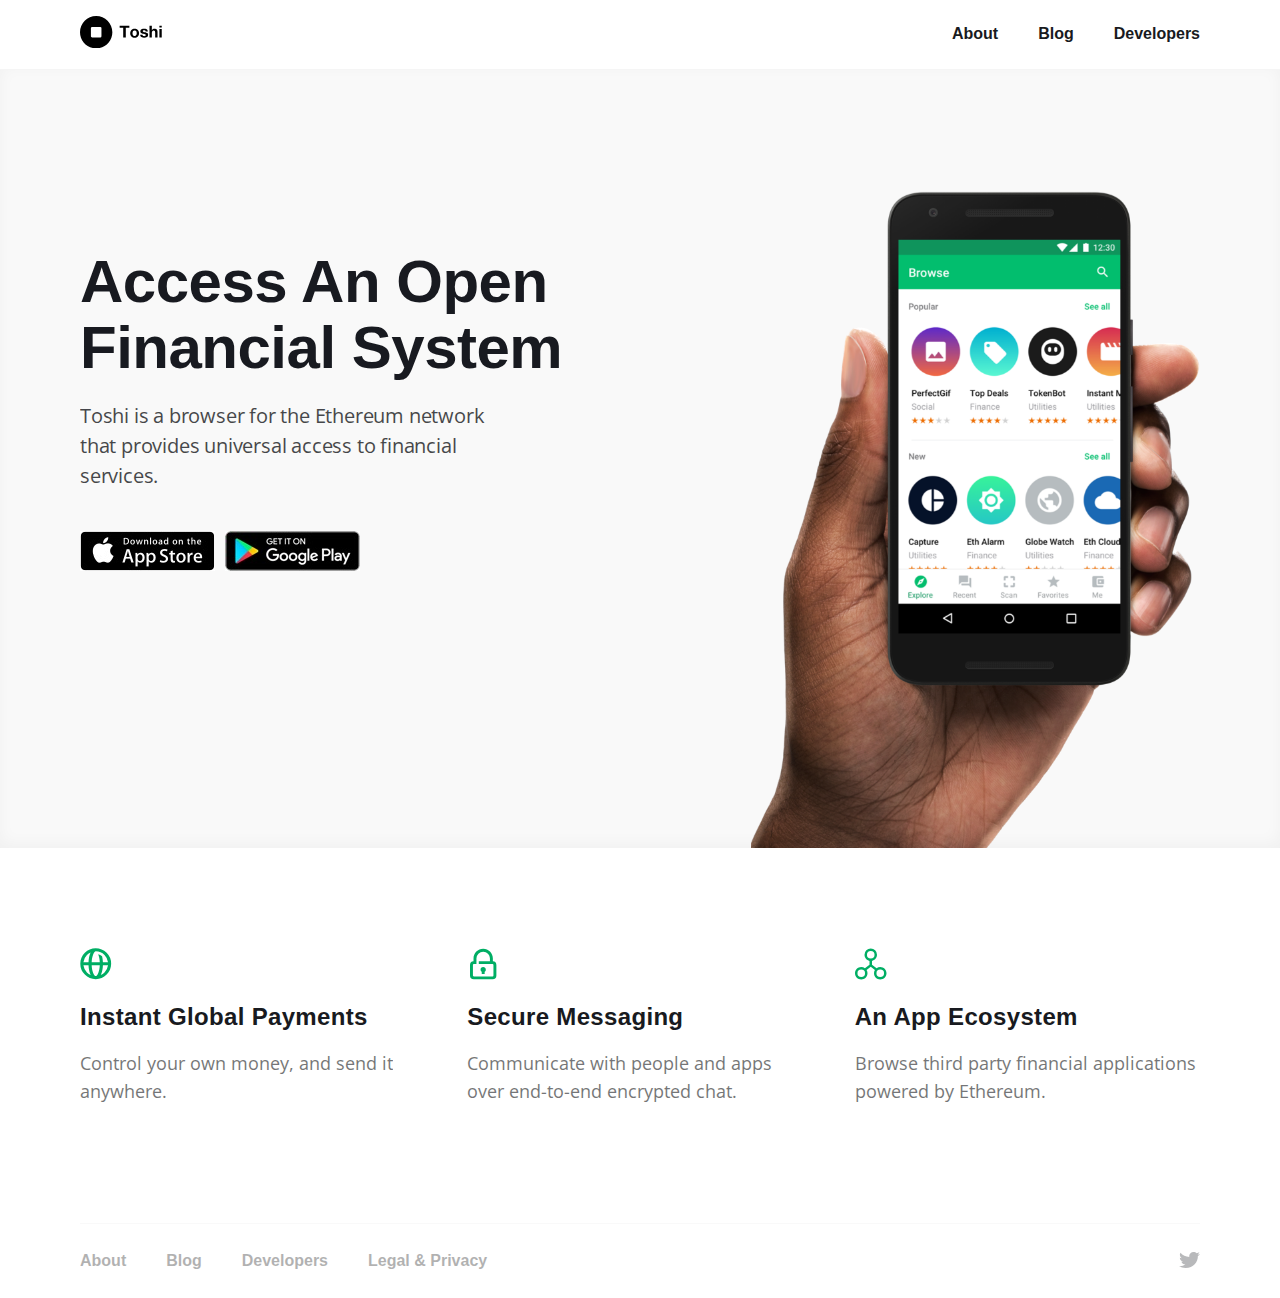
<file: index.html>
<!DOCTYPE html><html lang="en"><head><meta charset="utf-8"><meta http-equiv="x-ua-compatible" content="ie=edge"><meta name="viewport" content="width=device-width,initial-scale=1"><title>Toshi</title><link href="https://fonts.googleapis.com/css?family=Open+Sans:400,700" rel="stylesheet"><link rel="stylesheet" href="/style.f5995984b5.css"><link rel="shortcut icon" href="/images/favicon.061e3f8cc3.ico"><link rel="apple-touch-icon" sizes="72x72" href="/images/favicon-72.ce15367575.png"><link rel="apple-touch-icon" sizes="120x120" href="/images/favicon-120.1d5e779df3.png"><link rel="apple-touch-icon" sizes="152x152" href="/images/favicon-152.62555d5bc3.png"></head><body><header class="site-header site-header--home"><div class="site-header__inner wrap"><a href="/" class="token-logo"><svg class="logo" width="89" height="32" viewBox="0 0 89 32" xmlns="http://www.w3.org/2000/svg"><title>Group 2</title><g fill="#000" fill-rule="evenodd"><path d="M42.716 11.74v9.541h2.574V11.74h3.508V9.576h-9.59v2.164h3.508zm9.246 5.312c0 .338.033.669.099.991.065.323.177.612.336.87.158.256.369.461.631.614.262.153.59.23.984.23.393 0 .724-.077.991-.23a1.77 1.77 0 0 0 .64-.615c.158-.257.27-.546.336-.869a5.087 5.087 0 0 0 0-1.992 2.551 2.551 0 0 0-.336-.868 1.864 1.864 0 0 0-.64-.615c-.267-.159-.598-.238-.991-.238-.394 0-.722.08-.984.238a1.888 1.888 0 0 0-.631.615c-.159.251-.27.54-.336.869a5.087 5.087 0 0 0-.099 1zm-2.328 0c0-.678.104-1.293.312-1.845a3.969 3.969 0 0 1 .885-1.41 3.967 3.967 0 0 1 1.377-.901c.536-.213 1.137-.32 1.804-.32.666 0 1.27.107 1.811.32a3.95 3.95 0 0 1 1.385.901c.383.388.678.858.886 1.41.207.552.311 1.167.311 1.845 0 .677-.104 1.29-.311 1.836a3.983 3.983 0 0 1-.886 1.401 3.858 3.858 0 0 1-1.385.894 5.02 5.02 0 0 1-1.811.311c-.667 0-1.268-.103-1.804-.311a3.873 3.873 0 0 1-1.377-.894 3.983 3.983 0 0 1-.885-1.401c-.208-.547-.312-1.159-.312-1.836zm12.083 1.475h-2.213c.021.568.15 1.041.385 1.418.235.377.535.68.902.91.366.23.784.393 1.254.492a7.213 7.213 0 0 0 2.86.008 3.595 3.595 0 0 0 1.238-.484c.36-.23.653-.532.877-.91.224-.377.336-.844.336-1.401 0-.394-.076-.724-.23-.992a2.1 2.1 0 0 0-.606-.672 3.263 3.263 0 0 0-.86-.435 9.834 9.834 0 0 0-.992-.278c-.328-.077-.65-.148-.968-.213a7.48 7.48 0 0 1-.844-.222 1.77 1.77 0 0 1-.598-.32.638.638 0 0 1-.23-.508c0-.174.044-.314.131-.418a.86.86 0 0 1 .32-.237c.126-.055.265-.09.418-.107.153-.016.295-.025.426-.025.416 0 .776.08 1.082.238.306.159.476.462.509.91h2.213c-.044-.525-.178-.959-.402-1.303a2.653 2.653 0 0 0-.844-.828 3.534 3.534 0 0 0-1.156-.443 6.715 6.715 0 0 0-1.336-.13 7.28 7.28 0 0 0-1.344.122c-.438.082-.831.224-1.18.426-.35.202-.632.478-.845.828-.213.35-.32.798-.32 1.344 0 .372.077.686.23.943.153.257.355.47.606.64.252.169.539.305.861.41.322.103.653.193.992.27.83.175 1.478.35 1.943.524.464.175.696.438.696.787 0 .208-.049.38-.147.517a1.118 1.118 0 0 1-.37.328 1.757 1.757 0 0 1-.49.18 2.49 2.49 0 0 1-.517.057c-.23 0-.451-.027-.664-.082a1.722 1.722 0 0 1-.566-.254 1.277 1.277 0 0 1-.557-1.09zm7-8.951v11.705h2.328v-4.443c0-.863.142-1.483.426-1.86.284-.377.743-.566 1.377-.566.558 0 .946.172 1.164.517.219.344.328.866.328 1.565v4.787h2.328v-5.213c0-.525-.046-1.003-.14-1.434a2.728 2.728 0 0 0-.483-1.099c-.23-.3-.544-.535-.943-.705-.399-.17-.91-.254-1.532-.254-.438 0-.886.112-1.345.336-.459.224-.836.582-1.131 1.074h-.05v-4.41h-2.327zm12.115 1.918V9.576h-2.328v1.918h2.328zm-2.328 1.312v8.475h2.328v-8.475h-2.328zM16 32C7.163 32 0 24.837 0 16S7.163 0 16 0s16 7.163 16 16-7.163 16-16 16zm-4.02-21.21a1.19 1.19 0 0 0-1.19 1.19v8.04c0 .657.533 1.19 1.19 1.19h8.04a1.19 1.19 0 0 0 1.19-1.19v-8.04a1.19 1.19 0 0 0-1.19-1.19h-8.04z"/></g></svg></a><nav class="header-nav"><ul class="header-nav__list"><li class="header-nav__list-item"><a href="/about">About</a></li><li class="header-nav__list-item"><a href="https://blog.toshi.org/">Blog</a></li><li class="header-nav__list-item"><a href="https://developers.toshi.org/">Developers</a></li></ul></nav></div></header><div aria-hidden="true" class="visuallyhidden"><?xml version="1.0" encoding="utf-8"?><svg xmlns="http://www.w3.org/2000/svg" xmlns:xlink="http://www.w3.org/1999/xlink"><symbol viewBox="0 0 135 40" id="home-appstore"><g fill="none" fill-rule="evenodd"><path fill="#000" d="M134.032 35.268a3.83 3.83 0 0 1-3.834 3.83H4.729a3.835 3.835 0 0 1-3.839-3.83V4.725A3.84 3.84 0 0 1 4.729.89h125.468a3.834 3.834 0 0 1 3.834 3.835l.001 30.543z"/><path d="M30.128 19.784c-.029-3.223 2.639-4.791 2.761-4.864-1.511-2.203-3.853-2.504-4.676-2.528-1.967-.207-3.875 1.177-4.877 1.177-1.022 0-2.565-1.157-4.228-1.123-2.14.033-4.142 1.272-5.24 3.196-2.266 3.923-.576 9.688 1.595 12.859 1.086 1.553 2.355 3.287 4.016 3.226 1.625-.067 2.232-1.036 4.193-1.036 1.943 0 2.513 1.036 4.207.997 1.744-.028 2.842-1.56 3.89-3.127 1.255-1.78 1.759-3.533 1.779-3.623-.041-.014-3.387-1.291-3.42-5.154zm-3.2-9.478c.874-1.093 1.472-2.58 1.306-4.089-1.265.056-2.847.875-3.758 1.944-.806.942-1.526 2.486-1.34 3.938 1.421.106 2.88-.717 3.792-1.793zm26.717 21.198h-2.271l-1.244-3.909h-4.324l-1.185 3.909H42.41l4.284-13.308h2.646l4.305 13.308zm-3.89-5.549L48.63 22.48c-.119-.355-.342-1.191-.671-2.507h-.04a96.75 96.75 0 0 1-.632 2.507l-1.105 3.475h3.573zm14.907.633c0 1.632-.441 2.922-1.323 3.869-.79.843-1.771 1.264-2.942 1.264-1.264 0-2.172-.454-2.725-1.362h-.04v5.055H55.5V25.067c0-1.026-.027-2.079-.079-3.159h1.875l.119 1.521h.04c.711-1.146 1.79-1.718 3.238-1.718 1.132 0 2.077.447 2.833 1.342.758.896 1.136 2.074 1.136 3.535zm-2.172.078c0-.934-.21-1.704-.632-2.31-.461-.632-1.08-.948-1.856-.948-.526 0-1.004.176-1.431.523-.428.35-.708.807-.839 1.373-.066.264-.099.48-.099.65v1.6c0 .698.214 1.287.642 1.768.428.481.984.721 1.668.721.803 0 1.428-.31 1.875-.928.448-.619.672-1.435.672-2.449zm13.209-.078c0 1.632-.441 2.922-1.324 3.869-.789.843-1.77 1.264-2.941 1.264-1.264 0-2.172-.454-2.724-1.362h-.04v5.055h-2.132V25.067c0-1.026-.027-2.079-.079-3.159h1.875l.119 1.521h.04c.71-1.146 1.789-1.718 3.238-1.718 1.131 0 2.076.447 2.834 1.342.755.896 1.134 2.074 1.134 3.535zm-2.172.078c0-.934-.211-1.704-.633-2.31-.461-.632-1.078-.948-1.855-.948a2.22 2.22 0 0 0-1.432.523c-.428.35-.707.807-.838 1.373-.065.264-.099.48-.099.65v1.6c0 .698.214 1.287.64 1.768.428.48.984.721 1.67.721.803 0 1.428-.31 1.875-.928.448-.619.672-1.435.672-2.449zm14.512 1.106c0 1.132-.393 2.053-1.182 2.764-.867.777-2.074 1.165-3.625 1.165-1.432 0-2.58-.276-3.449-.829l.494-1.777c.936.566 1.963.85 3.082.85.803 0 1.428-.182 1.877-.544.447-.362.67-.848.67-1.454 0-.54-.184-.995-.553-1.364-.367-.369-.98-.712-1.836-1.029-2.33-.869-3.494-2.142-3.494-3.816 0-1.094.408-1.991 1.225-2.689.814-.699 1.9-1.048 3.258-1.048 1.211 0 2.217.211 3.02.632l-.533 1.738c-.75-.408-1.598-.612-2.547-.612-.75 0-1.336.185-1.756.553a1.58 1.58 0 0 0-.533 1.205c0 .526.203.961.611 1.303.355.316 1 .658 1.936 1.027 1.145.461 1.986 1 2.527 1.618.539.616.808 1.387.808 2.307zm7.049-4.264h-2.35v4.659c0 1.185.414 1.777 1.244 1.777.381 0 .697-.033.947-.099l.059 1.619c-.42.157-.973.236-1.658.236-.842 0-1.5-.257-1.975-.77-.473-.514-.711-1.376-.711-2.587v-4.837h-1.4v-1.6h1.4v-1.757l2.094-.632v2.389h2.35v1.602zm10.603 3.119c0 1.475-.422 2.686-1.264 3.633-.883.975-2.055 1.461-3.516 1.461-1.408 0-2.529-.467-3.365-1.401-.836-.934-1.254-2.113-1.254-3.534 0-1.487.43-2.705 1.293-3.652.861-.948 2.023-1.422 3.484-1.422 1.408 0 2.541.467 3.396 1.402.818.907 1.226 2.078 1.226 3.513zm-2.212.069c0-.885-.189-1.644-.572-2.277-.447-.766-1.086-1.148-1.914-1.148-.857 0-1.508.383-1.955 1.148-.383.634-.572 1.405-.572 2.317 0 .885.189 1.644.572 2.276.461.766 1.105 1.148 1.936 1.148.814 0 1.453-.39 1.914-1.168.393-.645.591-1.412.591-2.296zm9.142-2.913a3.702 3.702 0 0 0-.672-.059c-.75 0-1.33.283-1.738.85-.355.5-.533 1.132-.533 1.895v5.035h-2.131l.02-6.574c0-1.106-.027-2.113-.08-3.021h1.857l.078 1.836h.059c.225-.631.58-1.139 1.066-1.52a2.578 2.578 0 0 1 1.541-.514c.197 0 .375.014.533.039v2.033zm9.535 2.469a5 5 0 0 1-.078.967h-6.396c.025.948.334 1.673.928 2.173.539.447 1.236.671 2.092.671.947 0 1.811-.151 2.588-.454l.334 1.48c-.908.396-1.98.593-3.217.593-1.488 0-2.656-.438-3.506-1.313-.848-.875-1.273-2.05-1.273-3.524 0-1.447.395-2.652 1.186-3.613.828-1.026 1.947-1.539 3.355-1.539 1.383 0 2.43.513 3.141 1.539.563.815.846 1.823.846 3.02zm-2.033-.553c.014-.632-.125-1.178-.414-1.639-.369-.593-.936-.889-1.699-.889-.697 0-1.264.289-1.697.869-.355.461-.566 1.014-.631 1.658h4.441v.001zM49.05 10.009c0 1.177-.353 2.063-1.058 2.658-.653.549-1.581.824-2.783.824-.596 0-1.106-.026-1.533-.078V6.982c.557-.09 1.157-.136 1.805-.136 1.145 0 2.008.249 2.59.747.652.563.979 1.368.979 2.416zm-1.105.029c0-.763-.202-1.348-.606-1.756-.404-.407-.994-.611-1.771-.611-.33 0-.611.022-.844.068v4.889c.129.02.365.029.708.029.802 0 1.421-.223 1.857-.669.436-.446.656-1.096.656-1.95zm6.964.999c0 .725-.207 1.319-.621 1.785-.434.479-1.009.718-1.727.718-.692 0-1.243-.229-1.654-.689-.41-.459-.615-1.038-.615-1.736 0-.73.211-1.329.635-1.794.424-.465.994-.698 1.712-.698.692 0 1.248.229 1.669.688.4.446.601 1.022.601 1.726zm-1.087.034c0-.435-.094-.808-.281-1.119-.22-.376-.533-.564-.94-.564-.421 0-.741.188-.961.564-.188.311-.281.69-.281 1.138 0 .435.094.808.281 1.119.227.376.543.564.951.564.4 0 .714-.191.94-.574.194-.317.291-.693.291-1.128zm8.943-2.352l-1.475 4.714h-.96l-.611-2.047a15.32 15.32 0 0 1-.379-1.523h-.019a11.15 11.15 0 0 1-.379 1.523l-.649 2.047h-.971l-1.387-4.714h1.077l.533 2.241c.129.53.235 1.035.32 1.513h.019c.078-.394.207-.896.389-1.503l.669-2.25h.854l.641 2.202c.155.537.281 1.054.378 1.552h.029c.071-.485.178-1.002.32-1.552l.572-2.202h1.029v-.001zm5.433 4.714H67.15v-2.7c0-.832-.316-1.248-.95-1.248a.946.946 0 0 0-.757.343 1.217 1.217 0 0 0-.291.808v2.796h-1.048v-3.366c0-.414-.013-.863-.038-1.349h.921l.049.737h.029c.122-.229.304-.418.543-.569.284-.176.602-.265.95-.265.44 0 .806.142 1.097.427.362.349.543.87.543 1.562v2.824zm2.89 0h-1.047V6.556h1.047zm6.17-2.396c0 .725-.207 1.319-.621 1.785-.434.479-1.01.718-1.727.718-.693 0-1.244-.229-1.654-.689-.41-.459-.615-1.038-.615-1.736 0-.73.211-1.329.635-1.794.424-.465.994-.698 1.711-.698.693 0 1.248.229 1.67.688.4.446.601 1.022.601 1.726zm-1.088.034c0-.435-.094-.808-.281-1.119-.219-.376-.533-.564-.939-.564-.422 0-.742.188-.961.564-.188.311-.281.69-.281 1.138 0 .435.094.808.281 1.119.227.376.543.564.951.564.4 0 .713-.191.939-.574.195-.317.291-.693.291-1.128zm6.16 2.362h-.941l-.078-.543h-.029c-.322.433-.781.65-1.377.65-.445 0-.805-.143-1.076-.427a1.339 1.339 0 0 1-.369-.96c0-.576.24-1.015.723-1.319.482-.304 1.16-.453 2.033-.446V10.3c0-.621-.326-.931-.979-.931-.465 0-.875.117-1.229.349l-.213-.688c.438-.271.979-.407 1.617-.407 1.232 0 1.85.65 1.85 1.95v1.736c0 .471.023.846.068 1.124zm-1.088-1.62v-.727c-1.156-.02-1.734.297-1.734.95 0 .246.066.43.201.553a.733.733 0 0 0 .512.184c.23 0 .445-.073.641-.218a.893.893 0 0 0 .38-.742zm7.043 1.62h-.93l-.049-.757h-.029c-.297.576-.803.864-1.514.864-.568 0-1.041-.223-1.416-.669-.375-.446-.562-1.025-.562-1.736 0-.763.203-1.381.611-1.853.395-.44.879-.66 1.455-.66.633 0 1.076.213 1.328.64h.02V6.556h1.049v5.607c0 .459.012.882.037 1.27zm-1.086-1.988v-.786a1.194 1.194 0 0 0-.408-.965 1.03 1.03 0 0 0-.701-.257c-.391 0-.697.155-.922.466-.223.311-.336.708-.336 1.193 0 .466.107.844.322 1.135.227.31.533.465.916.465.344 0 .619-.129.828-.388.202-.239.301-.527.301-.863zm10.049-.408c0 .725-.207 1.319-.621 1.785-.434.479-1.008.718-1.727.718-.691 0-1.242-.229-1.654-.689-.41-.459-.615-1.038-.615-1.736 0-.73.211-1.329.635-1.794.424-.465.994-.698 1.713-.698.691 0 1.248.229 1.668.688.4.446.601 1.022.601 1.726zm-1.086.034c0-.435-.094-.808-.281-1.119-.221-.376-.533-.564-.941-.564-.42 0-.74.188-.961.564-.188.311-.281.69-.281 1.138 0 .435.094.808.281 1.119.227.376.543.564.951.564.4 0 .715-.191.941-.574.193-.317.291-.693.291-1.128zm6.721 2.362h-1.047v-2.7c0-.832-.316-1.248-.951-1.248a.942.942 0 0 0-.756.343 1.212 1.212 0 0 0-.291.808v2.796h-1.049v-3.366c0-.414-.012-.863-.037-1.349h.92l.049.737h.029a1.53 1.53 0 0 1 .543-.569c.285-.176.602-.265.951-.265.439 0 .805.142 1.096.427.363.349.543.87.543 1.562v2.824zm7.053-3.929h-1.154v2.29c0 .582.205.873.611.873.188 0 .344-.016.467-.049l.027.795c-.207.078-.479.117-.814.117-.414 0-.736-.126-.969-.378-.234-.252-.35-.676-.35-1.271V9.504h-.689v-.785h.689v-.864l1.027-.31v1.173h1.154v.786h.001zm5.548 3.929h-1.049v-2.68c0-.845-.316-1.268-.949-1.268-.486 0-.818.245-1 .735a1.317 1.317 0 0 0-.049.377v2.835h-1.047V6.556h1.047v2.841h.02c.33-.517.803-.775 1.416-.775.434 0 .793.142 1.078.427.355.355.533.883.533 1.581v2.803zm5.723-2.58c0 .188-.014.346-.039.475h-3.143c.014.466.164.821.455 1.067.266.22.609.33 1.029.33.465 0 .889-.074 1.271-.223l.164.728c-.447.194-.973.291-1.582.291-.73 0-1.305-.215-1.721-.645-.418-.43-.625-1.007-.625-1.731 0-.711.193-1.303.582-1.775.406-.504.955-.756 1.648-.756.678 0 1.193.252 1.541.756.281.4.42.895.42 1.483zm-1-.271a1.411 1.411 0 0 0-.203-.805c-.182-.291-.459-.437-.834-.437a.995.995 0 0 0-.834.427 1.586 1.586 0 0 0-.311.815h2.182z" fill="#FFF"/></g></symbol><symbol viewBox="0 0 25 29" id="home-control"><path fill="#00AE64" fill-rule="evenodd" d="M12.672 17.25c1.328 0 2.39 1.08 2.39 2.39 0 .83-.415 1.561-1.062 1.993v1.992h-2.656v-1.992a2.381 2.381 0 0 1-1.063-1.992 2.391 2.391 0 0 1 2.39-2.391zm8.765-5.296a3.456 3.456 0 0 1 3.188 3.437v9.562a3.45 3.45 0 0 1-3.453 3.453h-17a3.45 3.45 0 0 1-3.453-3.453v-9.562a3.456 3.456 0 0 1 3.187-3.437V9.547C3.906 4.716 7.841.78 12.672.78c4.83 0 8.765 3.935 8.765 8.766v2.407zm.532 13V15.39a.808.808 0 0 0-.797-.797H8.687v-2.656h10.094V9.546c0-3.37-2.739-6.11-6.11-6.11a6.114 6.114 0 0 0-6.108 6.11v5.047H4.171a.808.808 0 0 0-.797.797v9.562c0 .432.365.797.797.797h17a.808.808 0 0 0 .797-.797z"/></symbol><symbol viewBox="0 0 34 34" id="home-ethereum"><path fill="#00AE64" fill-rule="evenodd" d="M26.828 20.188c3.67 0 6.64 2.988 6.64 6.64 0 3.652-2.97 6.64-6.64 6.64-3.652 0-6.64-2.988-6.64-6.64a6.51 6.51 0 0 1 .962-3.42l-4.416-3.403-4.416 3.403a6.51 6.51 0 0 1 .963 3.42c0 3.652-2.971 6.64-6.64 6.64C2.97 33.469 0 30.48 0 26.829c0-3.652 2.972-6.64 6.64-6.64 1.445 0 2.79.464 3.885 1.261l4.881-3.768V13.68c-3.021-.615-5.312-3.304-5.312-6.508a6.639 6.639 0 0 1 6.64-6.64 6.639 6.639 0 0 1 6.641 6.64c0 3.204-2.291 5.893-5.313 6.508v4l4.881 3.77a6.585 6.585 0 0 1 3.885-1.262zM12.717 7.171a4.01 4.01 0 0 0 4.017 4.017 4.01 4.01 0 0 0 4.018-4.017 4.01 4.01 0 0 0-4.018-4.018 4.01 4.01 0 0 0-4.017 4.018zM6.64 30.846a4.01 4.01 0 0 0 4.017-4.018 4.01 4.01 0 0 0-4.017-4.017 4.01 4.01 0 0 0-4.018 4.017 4.01 4.01 0 0 0 4.018 4.018zm20.187 0a4.01 4.01 0 0 0 4.018-4.018 4.01 4.01 0 0 0-4.018-4.017 4.01 4.01 0 0 0-4.017 4.017 4.01 4.01 0 0 0 4.017 4.018z"/></symbol><symbol viewBox="0 0 27 27" id="home-global"><path fill="#00AE64" fill-rule="evenodd" d="M22.463 4.068a12.937 12.937 0 0 1 3.818 9.198c0 3.47-1.361 6.74-3.818 9.197a12.937 12.937 0 0 1-9.197 3.818 12.94 12.94 0 0 1-9.198-3.818A12.937 12.937 0 0 1 .25 13.266c0-3.47 1.361-6.74 3.818-9.198A12.909 12.909 0 0 1 13.266.25c3.47 0 6.74 1.361 9.197 3.818zm-9.197-1.261h-.034c-.514.033-1.344.73-2.125 2.623-.697 1.76-1.145 4.034-1.261 6.508h6.84c-.117-2.474-.548-4.749-1.262-6.508-.033-.083-.083-.166-.116-.233a8.272 8.272 0 0 1 3.337 1.694c.381 1.544.614 3.254.697 5.046h4.3a10.448 10.448 0 0 0-2.972-6.076 10.41 10.41 0 0 0-7.404-3.054zm0 20.918c.498 0 1.361-.681 2.158-2.623.714-1.76 1.145-4.035 1.262-6.508h-6.84c.116 2.473.564 4.748 1.261 6.508.797 1.942 1.66 2.623 2.159 2.623zM5.86 5.86a10.448 10.448 0 0 0-2.971 6.077h4.3c.116-2.79.63-5.396 1.46-7.438.117-.282.233-.548.366-.797A10.992 10.992 0 0 0 5.86 5.861zm-2.97 8.734a10.448 10.448 0 0 0 2.97 6.076 10.34 10.34 0 0 0 3.155 2.142 6.843 6.843 0 0 1-.366-.78c-.83-2.043-1.344-4.65-1.46-7.438h-4.3zm17.78 6.076a10.448 10.448 0 0 0 2.972-6.076h-4.3c-.116 2.789-.631 5.395-1.461 7.437a6.843 6.843 0 0 1-.365.78 10.312 10.312 0 0 0 3.154-2.141z"/></symbol></svg></div><div class="hero"><div class="hero__inner wrap grid"><div class="hero__body"><h1 class="alpha">Access An Open Financial System</h1><div class="hero__text"><p>Toshi is a browser for the Ethereum network that provides universal access to financial services.</p><a href="https://itunes.apple.com/us/app/toshi-ethereum/id1278383455?ls=1&mt=8"><img src="/images/app-store.040f8fc84f.jpg" srcset="/images/app-store.040f8fc84f.jpg, /images/app-store@2x.a3c471486c.jpg 2x" alt="Download on the App Store"> </a><a href="https://play.google.com/store/apps/details?id=org.toshi"><img src="/images/googleplay.cb1bfee5fe.jpg" srcset="/images/googleplay.cb1bfee5fe.jpg, /images/googleplay@2x.f4a65f072f.jpg 2x" alt="Download on Google Play"></a></div></div><img src="/images/phone-449.1e93127114.png" srcset="/images/phone-225.0a964d2a22.png 225w, /images/phone-298.6940a8d312.png 298w, /images/phone-674.0d2d83d804.png 674w, /images/phone-894.cd17a5d1f4.png 894w, /images/phone-1347.04068a2373.png 1347w" sizes="(max-width: 21.875em) 90vw, 449px" alt=""></div></div><div class="wrap grid"><div class="feature"><svg class="feature__icon"><use xmlns:xlink="http://www.w3.org/1999/xlink" xlink:href="#home-global"></use></svg><h3 class="feature__title gamma">Instant Global Payments</h3><p class="text">Control your own money, and send it anywhere.</p></div><div class="feature"><svg class="feature__icon"><use xmlns:xlink="http://www.w3.org/1999/xlink" xlink:href="#home-control"></use></svg><h3 class="feature__title gamma">Secure Messaging</h3><p class="text">Communicate with people and apps over end-to-end encrypted chat.</p></div><div class="feature"><svg class="feature__icon"><use xmlns:xlink="http://www.w3.org/1999/xlink" xlink:href="#home-ethereum"></use></svg><h3 class="feature__title gamma">An App Ecosystem</h3><p class="text">Browse third party financial applications powered by Ethereum.</p></div></div><footer class="site-footer"><div class="wrap"><div class="site-footer__nav"><div class="site-footer__nav-item"><nav class="nav"><ul class="nav__list"><li class="site-footer__item"><a href="/about">About</a></li><li class="site-footer__item"><a href="https://blog.toshi.org/">Blog</a></li><li class="site-footer__item"><a href="https://developers.toshi.org/">Developers</a></li><li class="site-footer__item"><a href="https://toshi.org/privacy-policy">Legal & Privacy</a></li></ul></nav></div></div><div class="social-icons"><a class="social-icon" href="https://twitter.com/toshi" title="Twitter"><svg xmlns="http://www.w3.org/2000/svg" width="21" height="16" viewBox="0 0 21 16"><path fill="#181A20" d="M18.847 3.982c.008.173.014.347.014.524C18.861 9.844 14.528 16 6.603 16A12.76 12.76 0 0 1 0 14.183c.339.039.68.057 1.03.057a9.006 9.006 0 0 0 5.349-1.73c-1.885-.03-3.475-1.2-4.024-2.804.263.047.534.072.81.072.391 0 .773-.048 1.133-.142C2.328 9.268.844 7.633.844 5.676v-.05a4.552 4.552 0 0 0 1.953.506C1.642 5.407.882 4.172.882 2.77c0-.742.212-1.434.584-2.03C3.589 3.183 6.76 4.79 10.343 4.96a3.687 3.687 0 0 1-.113-.921C10.23 1.807 12.16 0 14.538 0c1.24 0 2.358.49 3.147 1.274a8.988 8.988 0 0 0 2.733-.977c-.322.94-1.005 1.734-1.892 2.235A9.163 9.163 0 0 0 21 1.896a8.692 8.692 0 0 1-2.153 2.086z"/></svg></a></div></div></footer></body></html>
</file>
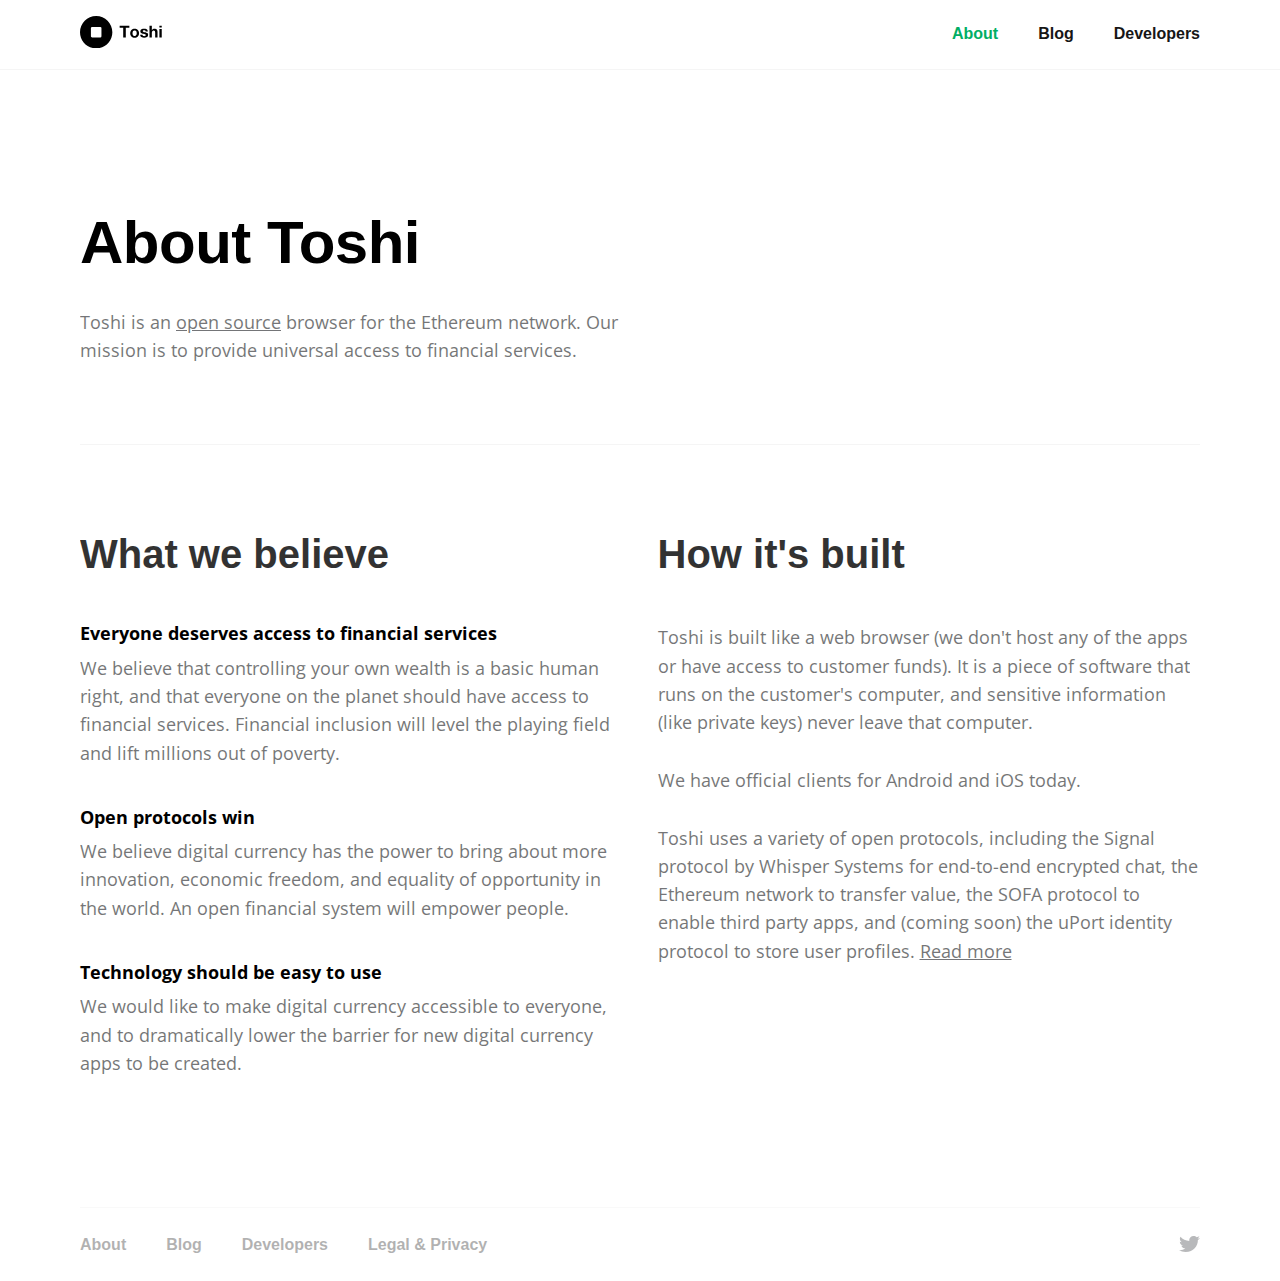
<file: about/index.html>
<!DOCTYPE html><html lang="en"><head><meta charset="utf-8"><meta http-equiv="x-ua-compatible" content="ie=edge"><meta name="viewport" content="width=device-width,initial-scale=1"><title>Toshi</title><link href="https://fonts.googleapis.com/css?family=Open+Sans:400,700" rel="stylesheet"><link rel="stylesheet" href="/style.f5995984b5.css"><link rel="shortcut icon" href="/images/favicon.061e3f8cc3.ico"><link rel="apple-touch-icon" sizes="72x72" href="/images/favicon-72.ce15367575.png"><link rel="apple-touch-icon" sizes="120x120" href="/images/favicon-120.1d5e779df3.png"><link rel="apple-touch-icon" sizes="152x152" href="/images/favicon-152.62555d5bc3.png"></head><body><header class="site-header site-header--page"><div class="site-header__inner wrap"><a href="/" class="token-logo"><svg class="logo" width="89" height="32" viewBox="0 0 89 32" xmlns="http://www.w3.org/2000/svg"><title>Group 2</title><g fill="#000" fill-rule="evenodd"><path d="M42.716 11.74v9.541h2.574V11.74h3.508V9.576h-9.59v2.164h3.508zm9.246 5.312c0 .338.033.669.099.991.065.323.177.612.336.87.158.256.369.461.631.614.262.153.59.23.984.23.393 0 .724-.077.991-.23a1.77 1.77 0 0 0 .64-.615c.158-.257.27-.546.336-.869a5.087 5.087 0 0 0 0-1.992 2.551 2.551 0 0 0-.336-.868 1.864 1.864 0 0 0-.64-.615c-.267-.159-.598-.238-.991-.238-.394 0-.722.08-.984.238a1.888 1.888 0 0 0-.631.615c-.159.251-.27.54-.336.869a5.087 5.087 0 0 0-.099 1zm-2.328 0c0-.678.104-1.293.312-1.845a3.969 3.969 0 0 1 .885-1.41 3.967 3.967 0 0 1 1.377-.901c.536-.213 1.137-.32 1.804-.32.666 0 1.27.107 1.811.32a3.95 3.95 0 0 1 1.385.901c.383.388.678.858.886 1.41.207.552.311 1.167.311 1.845 0 .677-.104 1.29-.311 1.836a3.983 3.983 0 0 1-.886 1.401 3.858 3.858 0 0 1-1.385.894 5.02 5.02 0 0 1-1.811.311c-.667 0-1.268-.103-1.804-.311a3.873 3.873 0 0 1-1.377-.894 3.983 3.983 0 0 1-.885-1.401c-.208-.547-.312-1.159-.312-1.836zm12.083 1.475h-2.213c.021.568.15 1.041.385 1.418.235.377.535.68.902.91.366.23.784.393 1.254.492a7.213 7.213 0 0 0 2.86.008 3.595 3.595 0 0 0 1.238-.484c.36-.23.653-.532.877-.91.224-.377.336-.844.336-1.401 0-.394-.076-.724-.23-.992a2.1 2.1 0 0 0-.606-.672 3.263 3.263 0 0 0-.86-.435 9.834 9.834 0 0 0-.992-.278c-.328-.077-.65-.148-.968-.213a7.48 7.48 0 0 1-.844-.222 1.77 1.77 0 0 1-.598-.32.638.638 0 0 1-.23-.508c0-.174.044-.314.131-.418a.86.86 0 0 1 .32-.237c.126-.055.265-.09.418-.107.153-.016.295-.025.426-.025.416 0 .776.08 1.082.238.306.159.476.462.509.91h2.213c-.044-.525-.178-.959-.402-1.303a2.653 2.653 0 0 0-.844-.828 3.534 3.534 0 0 0-1.156-.443 6.715 6.715 0 0 0-1.336-.13 7.28 7.28 0 0 0-1.344.122c-.438.082-.831.224-1.18.426-.35.202-.632.478-.845.828-.213.35-.32.798-.32 1.344 0 .372.077.686.23.943.153.257.355.47.606.64.252.169.539.305.861.41.322.103.653.193.992.27.83.175 1.478.35 1.943.524.464.175.696.438.696.787 0 .208-.049.38-.147.517a1.118 1.118 0 0 1-.37.328 1.757 1.757 0 0 1-.49.18 2.49 2.49 0 0 1-.517.057c-.23 0-.451-.027-.664-.082a1.722 1.722 0 0 1-.566-.254 1.277 1.277 0 0 1-.557-1.09zm7-8.951v11.705h2.328v-4.443c0-.863.142-1.483.426-1.86.284-.377.743-.566 1.377-.566.558 0 .946.172 1.164.517.219.344.328.866.328 1.565v4.787h2.328v-5.213c0-.525-.046-1.003-.14-1.434a2.728 2.728 0 0 0-.483-1.099c-.23-.3-.544-.535-.943-.705-.399-.17-.91-.254-1.532-.254-.438 0-.886.112-1.345.336-.459.224-.836.582-1.131 1.074h-.05v-4.41h-2.327zm12.115 1.918V9.576h-2.328v1.918h2.328zm-2.328 1.312v8.475h2.328v-8.475h-2.328zM16 32C7.163 32 0 24.837 0 16S7.163 0 16 0s16 7.163 16 16-7.163 16-16 16zm-4.02-21.21a1.19 1.19 0 0 0-1.19 1.19v8.04c0 .657.533 1.19 1.19 1.19h8.04a1.19 1.19 0 0 0 1.19-1.19v-8.04a1.19 1.19 0 0 0-1.19-1.19h-8.04z"/></g></svg></a><nav class="header-nav"><ul class="header-nav__list"><li class="header-nav__list-item is-active"><a href="/about">About</a></li><li class="header-nav__list-item"><a href="https://blog.toshi.org/">Blog</a></li><li class="header-nav__list-item"><a href="https://developers.toshi.org/">Developers</a></li></ul></nav></div></header><div class="wrap page"><div class="page-hero"><h1 class="page-hero__title alpha">About Toshi</h1><p class="text">Toshi is an <a href="https://github.com/toshiapp">open source</a> browser for the Ethereum network. Our mission is to provide universal access to financial services.</p></div><div class="grid about"><div class="grid__item"><h2 class="beta">What we believe</h2><h3 class="zeta">Everyone deserves access to financial services</h3><p class="text">We believe that controlling your own wealth is a basic human right, and that everyone on the planet should have access to financial services. Financial inclusion will level the playing field and lift millions out of poverty.</p><h3 class="zeta">Open protocols win</h3><p class="text">We believe digital currency has the power to bring about more innovation, economic freedom, and equality of opportunity in the world. An open financial system will empower people.</p><h3 class="zeta">Technology should be easy to use</h3><p class="text">We would like to make digital currency accessible to everyone, and to dramatically lower the barrier for new digital currency apps to be created.</p></div><div class="grid__item"><h2 class="beta">How it's built</h2><p class="text">Toshi is built like a web browser (we don't host any of the apps or have access to customer funds). It is a piece of software that runs on the customer's computer, and sensitive information (like private keys) never leave that computer.</p><p class="text">We have official clients for Android and iOS today.</p><p class="text">Toshi uses a variety of open protocols, including the Signal protocol by Whisper Systems for end-to-end encrypted chat, the Ethereum network to transfer value, the SOFA protocol to enable third party apps, and (coming soon) the uPort identity protocol to store user profiles. <a href="http://developers.toshi.org/">Read more</a></p></div></div></div><footer class="site-footer"><div class="wrap"><div class="site-footer__nav"><div class="site-footer__nav-item"><nav class="nav"><ul class="nav__list"><li class="site-footer__item"><a href="/about">About</a></li><li class="site-footer__item"><a href="https://blog.toshi.org/">Blog</a></li><li class="site-footer__item"><a href="https://developers.toshi.org/">Developers</a></li><li class="site-footer__item"><a href="https://toshi.org/privacy-policy">Legal & Privacy</a></li></ul></nav></div></div><div class="social-icons"><a class="social-icon" href="https://twitter.com/toshi" title="Twitter"><svg xmlns="http://www.w3.org/2000/svg" width="21" height="16" viewBox="0 0 21 16"><path fill="#181A20" d="M18.847 3.982c.008.173.014.347.014.524C18.861 9.844 14.528 16 6.603 16A12.76 12.76 0 0 1 0 14.183c.339.039.68.057 1.03.057a9.006 9.006 0 0 0 5.349-1.73c-1.885-.03-3.475-1.2-4.024-2.804.263.047.534.072.81.072.391 0 .773-.048 1.133-.142C2.328 9.268.844 7.633.844 5.676v-.05a4.552 4.552 0 0 0 1.953.506C1.642 5.407.882 4.172.882 2.77c0-.742.212-1.434.584-2.03C3.589 3.183 6.76 4.79 10.343 4.96a3.687 3.687 0 0 1-.113-.921C10.23 1.807 12.16 0 14.538 0c1.24 0 2.358.49 3.147 1.274a8.988 8.988 0 0 0 2.733-.977c-.322.94-1.005 1.734-1.892 2.235A9.163 9.163 0 0 0 21 1.896a8.692 8.692 0 0 1-2.153 2.086z"/></svg></a></div></div></footer></body></html>
</file>
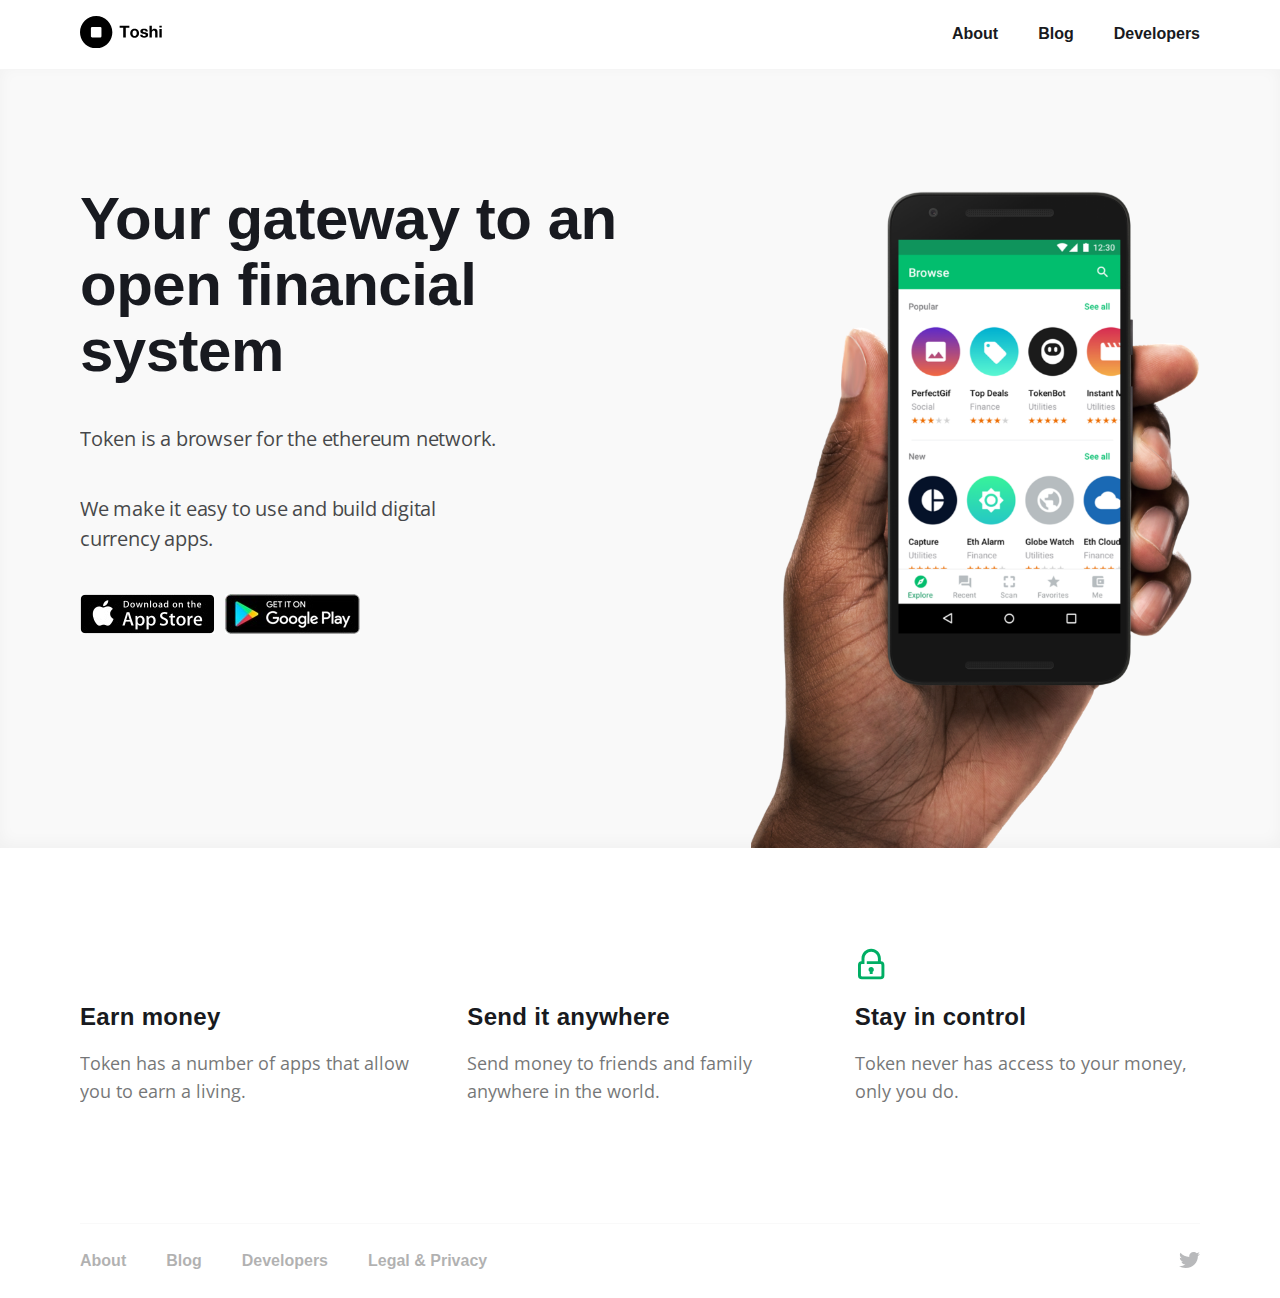
<file: nb/index.html>
<!DOCTYPE html><html lang="en"><head><meta charset="utf-8"><meta http-equiv="x-ua-compatible" content="ie=edge"><meta name="viewport" content="width=device-width,initial-scale=1"><title>Toshi</title><link href="https://fonts.googleapis.com/css?family=Open+Sans:400,700" rel="stylesheet"><link rel="stylesheet" href="/style.f5995984b5.css"><link rel="shortcut icon" href="/images/favicon.061e3f8cc3.ico"><link rel="apple-touch-icon" sizes="72x72" href="/images/favicon-72.ce15367575.png"><link rel="apple-touch-icon" sizes="120x120" href="/images/favicon-120.1d5e779df3.png"><link rel="apple-touch-icon" sizes="152x152" href="/images/favicon-152.62555d5bc3.png"></head><body><header class="site-header site-header--home"><div class="site-header__inner wrap"><a href="/nb" class="token-logo"><svg class="logo" width="89" height="32" viewBox="0 0 89 32" xmlns="http://www.w3.org/2000/svg"><title>Group 2</title><g fill="#000" fill-rule="evenodd"><path d="M42.716 11.74v9.541h2.574V11.74h3.508V9.576h-9.59v2.164h3.508zm9.246 5.312c0 .338.033.669.099.991.065.323.177.612.336.87.158.256.369.461.631.614.262.153.59.23.984.23.393 0 .724-.077.991-.23a1.77 1.77 0 0 0 .64-.615c.158-.257.27-.546.336-.869a5.087 5.087 0 0 0 0-1.992 2.551 2.551 0 0 0-.336-.868 1.864 1.864 0 0 0-.64-.615c-.267-.159-.598-.238-.991-.238-.394 0-.722.08-.984.238a1.888 1.888 0 0 0-.631.615c-.159.251-.27.54-.336.869a5.087 5.087 0 0 0-.099 1zm-2.328 0c0-.678.104-1.293.312-1.845a3.969 3.969 0 0 1 .885-1.41 3.967 3.967 0 0 1 1.377-.901c.536-.213 1.137-.32 1.804-.32.666 0 1.27.107 1.811.32a3.95 3.95 0 0 1 1.385.901c.383.388.678.858.886 1.41.207.552.311 1.167.311 1.845 0 .677-.104 1.29-.311 1.836a3.983 3.983 0 0 1-.886 1.401 3.858 3.858 0 0 1-1.385.894 5.02 5.02 0 0 1-1.811.311c-.667 0-1.268-.103-1.804-.311a3.873 3.873 0 0 1-1.377-.894 3.983 3.983 0 0 1-.885-1.401c-.208-.547-.312-1.159-.312-1.836zm12.083 1.475h-2.213c.021.568.15 1.041.385 1.418.235.377.535.68.902.91.366.23.784.393 1.254.492a7.213 7.213 0 0 0 2.86.008 3.595 3.595 0 0 0 1.238-.484c.36-.23.653-.532.877-.91.224-.377.336-.844.336-1.401 0-.394-.076-.724-.23-.992a2.1 2.1 0 0 0-.606-.672 3.263 3.263 0 0 0-.86-.435 9.834 9.834 0 0 0-.992-.278c-.328-.077-.65-.148-.968-.213a7.48 7.48 0 0 1-.844-.222 1.77 1.77 0 0 1-.598-.32.638.638 0 0 1-.23-.508c0-.174.044-.314.131-.418a.86.86 0 0 1 .32-.237c.126-.055.265-.09.418-.107.153-.016.295-.025.426-.025.416 0 .776.08 1.082.238.306.159.476.462.509.91h2.213c-.044-.525-.178-.959-.402-1.303a2.653 2.653 0 0 0-.844-.828 3.534 3.534 0 0 0-1.156-.443 6.715 6.715 0 0 0-1.336-.13 7.28 7.28 0 0 0-1.344.122c-.438.082-.831.224-1.18.426-.35.202-.632.478-.845.828-.213.35-.32.798-.32 1.344 0 .372.077.686.23.943.153.257.355.47.606.64.252.169.539.305.861.41.322.103.653.193.992.27.83.175 1.478.35 1.943.524.464.175.696.438.696.787 0 .208-.049.38-.147.517a1.118 1.118 0 0 1-.37.328 1.757 1.757 0 0 1-.49.18 2.49 2.49 0 0 1-.517.057c-.23 0-.451-.027-.664-.082a1.722 1.722 0 0 1-.566-.254 1.277 1.277 0 0 1-.557-1.09zm7-8.951v11.705h2.328v-4.443c0-.863.142-1.483.426-1.86.284-.377.743-.566 1.377-.566.558 0 .946.172 1.164.517.219.344.328.866.328 1.565v4.787h2.328v-5.213c0-.525-.046-1.003-.14-1.434a2.728 2.728 0 0 0-.483-1.099c-.23-.3-.544-.535-.943-.705-.399-.17-.91-.254-1.532-.254-.438 0-.886.112-1.345.336-.459.224-.836.582-1.131 1.074h-.05v-4.41h-2.327zm12.115 1.918V9.576h-2.328v1.918h2.328zm-2.328 1.312v8.475h2.328v-8.475h-2.328zM16 32C7.163 32 0 24.837 0 16S7.163 0 16 0s16 7.163 16 16-7.163 16-16 16zm-4.02-21.21a1.19 1.19 0 0 0-1.19 1.19v8.04c0 .657.533 1.19 1.19 1.19h8.04a1.19 1.19 0 0 0 1.19-1.19v-8.04a1.19 1.19 0 0 0-1.19-1.19h-8.04z"/></g></svg></a><nav class="header-nav"><ul class="header-nav__list"><li class="header-nav__list-item"><a href="/nbabout">About</a></li><li class="header-nav__list-item"><a href="https://blog.toshi.org/">Blog</a></li><li class="header-nav__list-item"><a href="https://developers.toshi.org/">Developers</a></li></ul></nav></div></header><div aria-hidden="true" class="visuallyhidden"><?xml version="1.0" encoding="utf-8"?><svg xmlns="http://www.w3.org/2000/svg" xmlns:xlink="http://www.w3.org/1999/xlink"><symbol viewBox="0 0 135 40" id="home-appstore"><g fill="none" fill-rule="evenodd"><path fill="#000" d="M134.032 35.268a3.83 3.83 0 0 1-3.834 3.83H4.729a3.835 3.835 0 0 1-3.839-3.83V4.725A3.84 3.84 0 0 1 4.729.89h125.468a3.834 3.834 0 0 1 3.834 3.835l.001 30.543z"/><path d="M30.128 19.784c-.029-3.223 2.639-4.791 2.761-4.864-1.511-2.203-3.853-2.504-4.676-2.528-1.967-.207-3.875 1.177-4.877 1.177-1.022 0-2.565-1.157-4.228-1.123-2.14.033-4.142 1.272-5.24 3.196-2.266 3.923-.576 9.688 1.595 12.859 1.086 1.553 2.355 3.287 4.016 3.226 1.625-.067 2.232-1.036 4.193-1.036 1.943 0 2.513 1.036 4.207.997 1.744-.028 2.842-1.56 3.89-3.127 1.255-1.78 1.759-3.533 1.779-3.623-.041-.014-3.387-1.291-3.42-5.154zm-3.2-9.478c.874-1.093 1.472-2.58 1.306-4.089-1.265.056-2.847.875-3.758 1.944-.806.942-1.526 2.486-1.34 3.938 1.421.106 2.88-.717 3.792-1.793zm26.717 21.198h-2.271l-1.244-3.909h-4.324l-1.185 3.909H42.41l4.284-13.308h2.646l4.305 13.308zm-3.89-5.549L48.63 22.48c-.119-.355-.342-1.191-.671-2.507h-.04a96.75 96.75 0 0 1-.632 2.507l-1.105 3.475h3.573zm14.907.633c0 1.632-.441 2.922-1.323 3.869-.79.843-1.771 1.264-2.942 1.264-1.264 0-2.172-.454-2.725-1.362h-.04v5.055H55.5V25.067c0-1.026-.027-2.079-.079-3.159h1.875l.119 1.521h.04c.711-1.146 1.79-1.718 3.238-1.718 1.132 0 2.077.447 2.833 1.342.758.896 1.136 2.074 1.136 3.535zm-2.172.078c0-.934-.21-1.704-.632-2.31-.461-.632-1.08-.948-1.856-.948-.526 0-1.004.176-1.431.523-.428.35-.708.807-.839 1.373-.066.264-.099.48-.099.65v1.6c0 .698.214 1.287.642 1.768.428.481.984.721 1.668.721.803 0 1.428-.31 1.875-.928.448-.619.672-1.435.672-2.449zm13.209-.078c0 1.632-.441 2.922-1.324 3.869-.789.843-1.77 1.264-2.941 1.264-1.264 0-2.172-.454-2.724-1.362h-.04v5.055h-2.132V25.067c0-1.026-.027-2.079-.079-3.159h1.875l.119 1.521h.04c.71-1.146 1.789-1.718 3.238-1.718 1.131 0 2.076.447 2.834 1.342.755.896 1.134 2.074 1.134 3.535zm-2.172.078c0-.934-.211-1.704-.633-2.31-.461-.632-1.078-.948-1.855-.948a2.22 2.22 0 0 0-1.432.523c-.428.35-.707.807-.838 1.373-.065.264-.099.48-.099.65v1.6c0 .698.214 1.287.64 1.768.428.48.984.721 1.67.721.803 0 1.428-.31 1.875-.928.448-.619.672-1.435.672-2.449zm14.512 1.106c0 1.132-.393 2.053-1.182 2.764-.867.777-2.074 1.165-3.625 1.165-1.432 0-2.58-.276-3.449-.829l.494-1.777c.936.566 1.963.85 3.082.85.803 0 1.428-.182 1.877-.544.447-.362.67-.848.67-1.454 0-.54-.184-.995-.553-1.364-.367-.369-.98-.712-1.836-1.029-2.33-.869-3.494-2.142-3.494-3.816 0-1.094.408-1.991 1.225-2.689.814-.699 1.9-1.048 3.258-1.048 1.211 0 2.217.211 3.02.632l-.533 1.738c-.75-.408-1.598-.612-2.547-.612-.75 0-1.336.185-1.756.553a1.58 1.58 0 0 0-.533 1.205c0 .526.203.961.611 1.303.355.316 1 .658 1.936 1.027 1.145.461 1.986 1 2.527 1.618.539.616.808 1.387.808 2.307zm7.049-4.264h-2.35v4.659c0 1.185.414 1.777 1.244 1.777.381 0 .697-.033.947-.099l.059 1.619c-.42.157-.973.236-1.658.236-.842 0-1.5-.257-1.975-.77-.473-.514-.711-1.376-.711-2.587v-4.837h-1.4v-1.6h1.4v-1.757l2.094-.632v2.389h2.35v1.602zm10.603 3.119c0 1.475-.422 2.686-1.264 3.633-.883.975-2.055 1.461-3.516 1.461-1.408 0-2.529-.467-3.365-1.401-.836-.934-1.254-2.113-1.254-3.534 0-1.487.43-2.705 1.293-3.652.861-.948 2.023-1.422 3.484-1.422 1.408 0 2.541.467 3.396 1.402.818.907 1.226 2.078 1.226 3.513zm-2.212.069c0-.885-.189-1.644-.572-2.277-.447-.766-1.086-1.148-1.914-1.148-.857 0-1.508.383-1.955 1.148-.383.634-.572 1.405-.572 2.317 0 .885.189 1.644.572 2.276.461.766 1.105 1.148 1.936 1.148.814 0 1.453-.39 1.914-1.168.393-.645.591-1.412.591-2.296zm9.142-2.913a3.702 3.702 0 0 0-.672-.059c-.75 0-1.33.283-1.738.85-.355.5-.533 1.132-.533 1.895v5.035h-2.131l.02-6.574c0-1.106-.027-2.113-.08-3.021h1.857l.078 1.836h.059c.225-.631.58-1.139 1.066-1.52a2.578 2.578 0 0 1 1.541-.514c.197 0 .375.014.533.039v2.033zm9.535 2.469a5 5 0 0 1-.078.967h-6.396c.025.948.334 1.673.928 2.173.539.447 1.236.671 2.092.671.947 0 1.811-.151 2.588-.454l.334 1.48c-.908.396-1.98.593-3.217.593-1.488 0-2.656-.438-3.506-1.313-.848-.875-1.273-2.05-1.273-3.524 0-1.447.395-2.652 1.186-3.613.828-1.026 1.947-1.539 3.355-1.539 1.383 0 2.43.513 3.141 1.539.563.815.846 1.823.846 3.02zm-2.033-.553c.014-.632-.125-1.178-.414-1.639-.369-.593-.936-.889-1.699-.889-.697 0-1.264.289-1.697.869-.355.461-.566 1.014-.631 1.658h4.441v.001zM49.05 10.009c0 1.177-.353 2.063-1.058 2.658-.653.549-1.581.824-2.783.824-.596 0-1.106-.026-1.533-.078V6.982c.557-.09 1.157-.136 1.805-.136 1.145 0 2.008.249 2.59.747.652.563.979 1.368.979 2.416zm-1.105.029c0-.763-.202-1.348-.606-1.756-.404-.407-.994-.611-1.771-.611-.33 0-.611.022-.844.068v4.889c.129.02.365.029.708.029.802 0 1.421-.223 1.857-.669.436-.446.656-1.096.656-1.95zm6.964.999c0 .725-.207 1.319-.621 1.785-.434.479-1.009.718-1.727.718-.692 0-1.243-.229-1.654-.689-.41-.459-.615-1.038-.615-1.736 0-.73.211-1.329.635-1.794.424-.465.994-.698 1.712-.698.692 0 1.248.229 1.669.688.4.446.601 1.022.601 1.726zm-1.087.034c0-.435-.094-.808-.281-1.119-.22-.376-.533-.564-.94-.564-.421 0-.741.188-.961.564-.188.311-.281.69-.281 1.138 0 .435.094.808.281 1.119.227.376.543.564.951.564.4 0 .714-.191.94-.574.194-.317.291-.693.291-1.128zm8.943-2.352l-1.475 4.714h-.96l-.611-2.047a15.32 15.32 0 0 1-.379-1.523h-.019a11.15 11.15 0 0 1-.379 1.523l-.649 2.047h-.971l-1.387-4.714h1.077l.533 2.241c.129.53.235 1.035.32 1.513h.019c.078-.394.207-.896.389-1.503l.669-2.25h.854l.641 2.202c.155.537.281 1.054.378 1.552h.029c.071-.485.178-1.002.32-1.552l.572-2.202h1.029v-.001zm5.433 4.714H67.15v-2.7c0-.832-.316-1.248-.95-1.248a.946.946 0 0 0-.757.343 1.217 1.217 0 0 0-.291.808v2.796h-1.048v-3.366c0-.414-.013-.863-.038-1.349h.921l.049.737h.029c.122-.229.304-.418.543-.569.284-.176.602-.265.95-.265.44 0 .806.142 1.097.427.362.349.543.87.543 1.562v2.824zm2.89 0h-1.047V6.556h1.047zm6.17-2.396c0 .725-.207 1.319-.621 1.785-.434.479-1.01.718-1.727.718-.693 0-1.244-.229-1.654-.689-.41-.459-.615-1.038-.615-1.736 0-.73.211-1.329.635-1.794.424-.465.994-.698 1.711-.698.693 0 1.248.229 1.67.688.4.446.601 1.022.601 1.726zm-1.088.034c0-.435-.094-.808-.281-1.119-.219-.376-.533-.564-.939-.564-.422 0-.742.188-.961.564-.188.311-.281.69-.281 1.138 0 .435.094.808.281 1.119.227.376.543.564.951.564.4 0 .713-.191.939-.574.195-.317.291-.693.291-1.128zm6.16 2.362h-.941l-.078-.543h-.029c-.322.433-.781.65-1.377.65-.445 0-.805-.143-1.076-.427a1.339 1.339 0 0 1-.369-.96c0-.576.24-1.015.723-1.319.482-.304 1.16-.453 2.033-.446V10.3c0-.621-.326-.931-.979-.931-.465 0-.875.117-1.229.349l-.213-.688c.438-.271.979-.407 1.617-.407 1.232 0 1.85.65 1.85 1.95v1.736c0 .471.023.846.068 1.124zm-1.088-1.62v-.727c-1.156-.02-1.734.297-1.734.95 0 .246.066.43.201.553a.733.733 0 0 0 .512.184c.23 0 .445-.073.641-.218a.893.893 0 0 0 .38-.742zm7.043 1.62h-.93l-.049-.757h-.029c-.297.576-.803.864-1.514.864-.568 0-1.041-.223-1.416-.669-.375-.446-.562-1.025-.562-1.736 0-.763.203-1.381.611-1.853.395-.44.879-.66 1.455-.66.633 0 1.076.213 1.328.64h.02V6.556h1.049v5.607c0 .459.012.882.037 1.27zm-1.086-1.988v-.786a1.194 1.194 0 0 0-.408-.965 1.03 1.03 0 0 0-.701-.257c-.391 0-.697.155-.922.466-.223.311-.336.708-.336 1.193 0 .466.107.844.322 1.135.227.31.533.465.916.465.344 0 .619-.129.828-.388.202-.239.301-.527.301-.863zm10.049-.408c0 .725-.207 1.319-.621 1.785-.434.479-1.008.718-1.727.718-.691 0-1.242-.229-1.654-.689-.41-.459-.615-1.038-.615-1.736 0-.73.211-1.329.635-1.794.424-.465.994-.698 1.713-.698.691 0 1.248.229 1.668.688.4.446.601 1.022.601 1.726zm-1.086.034c0-.435-.094-.808-.281-1.119-.221-.376-.533-.564-.941-.564-.42 0-.74.188-.961.564-.188.311-.281.69-.281 1.138 0 .435.094.808.281 1.119.227.376.543.564.951.564.4 0 .715-.191.941-.574.193-.317.291-.693.291-1.128zm6.721 2.362h-1.047v-2.7c0-.832-.316-1.248-.951-1.248a.942.942 0 0 0-.756.343 1.212 1.212 0 0 0-.291.808v2.796h-1.049v-3.366c0-.414-.012-.863-.037-1.349h.92l.049.737h.029a1.53 1.53 0 0 1 .543-.569c.285-.176.602-.265.951-.265.439 0 .805.142 1.096.427.363.349.543.87.543 1.562v2.824zm7.053-3.929h-1.154v2.29c0 .582.205.873.611.873.188 0 .344-.016.467-.049l.027.795c-.207.078-.479.117-.814.117-.414 0-.736-.126-.969-.378-.234-.252-.35-.676-.35-1.271V9.504h-.689v-.785h.689v-.864l1.027-.31v1.173h1.154v.786h.001zm5.548 3.929h-1.049v-2.68c0-.845-.316-1.268-.949-1.268-.486 0-.818.245-1 .735a1.317 1.317 0 0 0-.049.377v2.835h-1.047V6.556h1.047v2.841h.02c.33-.517.803-.775 1.416-.775.434 0 .793.142 1.078.427.355.355.533.883.533 1.581v2.803zm5.723-2.58c0 .188-.014.346-.039.475h-3.143c.014.466.164.821.455 1.067.266.22.609.33 1.029.33.465 0 .889-.074 1.271-.223l.164.728c-.447.194-.973.291-1.582.291-.73 0-1.305-.215-1.721-.645-.418-.43-.625-1.007-.625-1.731 0-.711.193-1.303.582-1.775.406-.504.955-.756 1.648-.756.678 0 1.193.252 1.541.756.281.4.42.895.42 1.483zm-1-.271a1.411 1.411 0 0 0-.203-.805c-.182-.291-.459-.437-.834-.437a.995.995 0 0 0-.834.427 1.586 1.586 0 0 0-.311.815h2.182z" fill="#FFF"/></g></symbol><symbol viewBox="0 0 25 29" id="home-control"><path fill="#00AE64" fill-rule="evenodd" d="M12.672 17.25c1.328 0 2.39 1.08 2.39 2.39 0 .83-.415 1.561-1.062 1.993v1.992h-2.656v-1.992a2.381 2.381 0 0 1-1.063-1.992 2.391 2.391 0 0 1 2.39-2.391zm8.765-5.296a3.456 3.456 0 0 1 3.188 3.437v9.562a3.45 3.45 0 0 1-3.453 3.453h-17a3.45 3.45 0 0 1-3.453-3.453v-9.562a3.456 3.456 0 0 1 3.187-3.437V9.547C3.906 4.716 7.841.78 12.672.78c4.83 0 8.765 3.935 8.765 8.766v2.407zm.532 13V15.39a.808.808 0 0 0-.797-.797H8.687v-2.656h10.094V9.546c0-3.37-2.739-6.11-6.11-6.11a6.114 6.114 0 0 0-6.108 6.11v5.047H4.171a.808.808 0 0 0-.797.797v9.562c0 .432.365.797.797.797h17a.808.808 0 0 0 .797-.797z"/></symbol><symbol viewBox="0 0 34 34" id="home-ethereum"><path fill="#00AE64" fill-rule="evenodd" d="M26.828 20.188c3.67 0 6.64 2.988 6.64 6.64 0 3.652-2.97 6.64-6.64 6.64-3.652 0-6.64-2.988-6.64-6.64a6.51 6.51 0 0 1 .962-3.42l-4.416-3.403-4.416 3.403a6.51 6.51 0 0 1 .963 3.42c0 3.652-2.971 6.64-6.64 6.64C2.97 33.469 0 30.48 0 26.829c0-3.652 2.972-6.64 6.64-6.64 1.445 0 2.79.464 3.885 1.261l4.881-3.768V13.68c-3.021-.615-5.312-3.304-5.312-6.508a6.639 6.639 0 0 1 6.64-6.64 6.639 6.639 0 0 1 6.641 6.64c0 3.204-2.291 5.893-5.313 6.508v4l4.881 3.77a6.585 6.585 0 0 1 3.885-1.262zM12.717 7.171a4.01 4.01 0 0 0 4.017 4.017 4.01 4.01 0 0 0 4.018-4.017 4.01 4.01 0 0 0-4.018-4.018 4.01 4.01 0 0 0-4.017 4.018zM6.64 30.846a4.01 4.01 0 0 0 4.017-4.018 4.01 4.01 0 0 0-4.017-4.017 4.01 4.01 0 0 0-4.018 4.017 4.01 4.01 0 0 0 4.018 4.018zm20.187 0a4.01 4.01 0 0 0 4.018-4.018 4.01 4.01 0 0 0-4.018-4.017 4.01 4.01 0 0 0-4.017 4.017 4.01 4.01 0 0 0 4.017 4.018z"/></symbol><symbol viewBox="0 0 27 27" id="home-global"><path fill="#00AE64" fill-rule="evenodd" d="M22.463 4.068a12.937 12.937 0 0 1 3.818 9.198c0 3.47-1.361 6.74-3.818 9.197a12.937 12.937 0 0 1-9.197 3.818 12.94 12.94 0 0 1-9.198-3.818A12.937 12.937 0 0 1 .25 13.266c0-3.47 1.361-6.74 3.818-9.198A12.909 12.909 0 0 1 13.266.25c3.47 0 6.74 1.361 9.197 3.818zm-9.197-1.261h-.034c-.514.033-1.344.73-2.125 2.623-.697 1.76-1.145 4.034-1.261 6.508h6.84c-.117-2.474-.548-4.749-1.262-6.508-.033-.083-.083-.166-.116-.233a8.272 8.272 0 0 1 3.337 1.694c.381 1.544.614 3.254.697 5.046h4.3a10.448 10.448 0 0 0-2.972-6.076 10.41 10.41 0 0 0-7.404-3.054zm0 20.918c.498 0 1.361-.681 2.158-2.623.714-1.76 1.145-4.035 1.262-6.508h-6.84c.116 2.473.564 4.748 1.261 6.508.797 1.942 1.66 2.623 2.159 2.623zM5.86 5.86a10.448 10.448 0 0 0-2.971 6.077h4.3c.116-2.79.63-5.396 1.46-7.438.117-.282.233-.548.366-.797A10.992 10.992 0 0 0 5.86 5.861zm-2.97 8.734a10.448 10.448 0 0 0 2.97 6.076 10.34 10.34 0 0 0 3.155 2.142 6.843 6.843 0 0 1-.366-.78c-.83-2.043-1.344-4.65-1.46-7.438h-4.3zm17.78 6.076a10.448 10.448 0 0 0 2.972-6.076h-4.3c-.116 2.789-.631 5.395-1.461 7.437a6.843 6.843 0 0 1-.365.78 10.312 10.312 0 0 0 3.154-2.141z"/></symbol></svg></div><div class="hero"><div class="hero__inner wrap grid"><div class="hero__body"><h1 class="alpha">Your gateway to an open financial system</h1><div class="hero__text"><p></p><p>Token is a browser for the ethereum network.</p><p>We make it easy to use and build digital currency apps.</p><p></p><a href="https://itunes.apple.com/us/app/toshi-ethereum/id1278383455?ls=1&mt=8"><img src="/images/app-store.040f8fc84f.jpg" srcset="/images/app-store.040f8fc84f.jpg, /images/app-store@2x.a3c471486c.jpg 2x" alt="Download on the App Store"> </a><a href="https://play.google.com/store/apps/details?id=org.toshi"><img src="/images/googleplay.cb1bfee5fe.jpg" srcset="/images/googleplay.cb1bfee5fe.jpg, /images/googleplay@2x.f4a65f072f.jpg 2x" alt="Download on Google Play"></a></div></div><img src="/images/phone-449.1e93127114.png" srcset="/images/phone-225.0a964d2a22.png 225w, /images/phone-298.6940a8d312.png 298w, /images/phone-674.0d2d83d804.png 674w, /images/phone-894.cd17a5d1f4.png 894w, /images/phone-1347.04068a2373.png 1347w" sizes="(max-width: 21.875em) 90vw, 449px" alt=""></div></div><div class="wrap grid"><div class="feature"><svg class="feature__icon"><use xmlns:xlink="http://www.w3.org/1999/xlink" xlink:href="#home-money"></use></svg><h3 class="feature__title gamma">Earn money</h3><p class="text">Token has a number of apps that allow you to earn a living.</p></div><div class="feature"><svg class="feature__icon"><use xmlns:xlink="http://www.w3.org/1999/xlink" xlink:href="#home-send"></use></svg><h3 class="feature__title gamma">Send it anywhere</h3><p class="text">Send money to friends and family anywhere in the world.</p></div><div class="feature"><svg class="feature__icon"><use xmlns:xlink="http://www.w3.org/1999/xlink" xlink:href="#home-control"></use></svg><h3 class="feature__title gamma">Stay in control</h3><p class="text">Token never has access to your money, only you do.</p></div></div><footer class="site-footer"><div class="wrap"><div class="site-footer__nav"><div class="site-footer__nav-item"><nav class="nav"><ul class="nav__list"><li class="site-footer__item"><a href="/nb">About</a></li><li class="site-footer__item"><a href="https://blog.toshi.org/">Blog</a></li><li class="site-footer__item"><a href="https://developers.toshi.org/">Developers</a></li><li class="site-footer__item"><a href="https://toshi.org/privacy-policy">Legal & Privacy</a></li></ul></nav></div></div><div class="social-icons"><a class="social-icon" href="https://twitter.com/toshi" title="Twitter"><svg xmlns="http://www.w3.org/2000/svg" width="21" height="16" viewBox="0 0 21 16"><path fill="#181A20" d="M18.847 3.982c.008.173.014.347.014.524C18.861 9.844 14.528 16 6.603 16A12.76 12.76 0 0 1 0 14.183c.339.039.68.057 1.03.057a9.006 9.006 0 0 0 5.349-1.73c-1.885-.03-3.475-1.2-4.024-2.804.263.047.534.072.81.072.391 0 .773-.048 1.133-.142C2.328 9.268.844 7.633.844 5.676v-.05a4.552 4.552 0 0 0 1.953.506C1.642 5.407.882 4.172.882 2.77c0-.742.212-1.434.584-2.03C3.589 3.183 6.76 4.79 10.343 4.96a3.687 3.687 0 0 1-.113-.921C10.23 1.807 12.16 0 14.538 0c1.24 0 2.358.49 3.147 1.274a8.988 8.988 0 0 0 2.733-.977c-.322.94-1.005 1.734-1.892 2.235A9.163 9.163 0 0 0 21 1.896a8.692 8.692 0 0 1-2.153 2.086z"/></svg></a></div></div></footer></body></html>
</file>
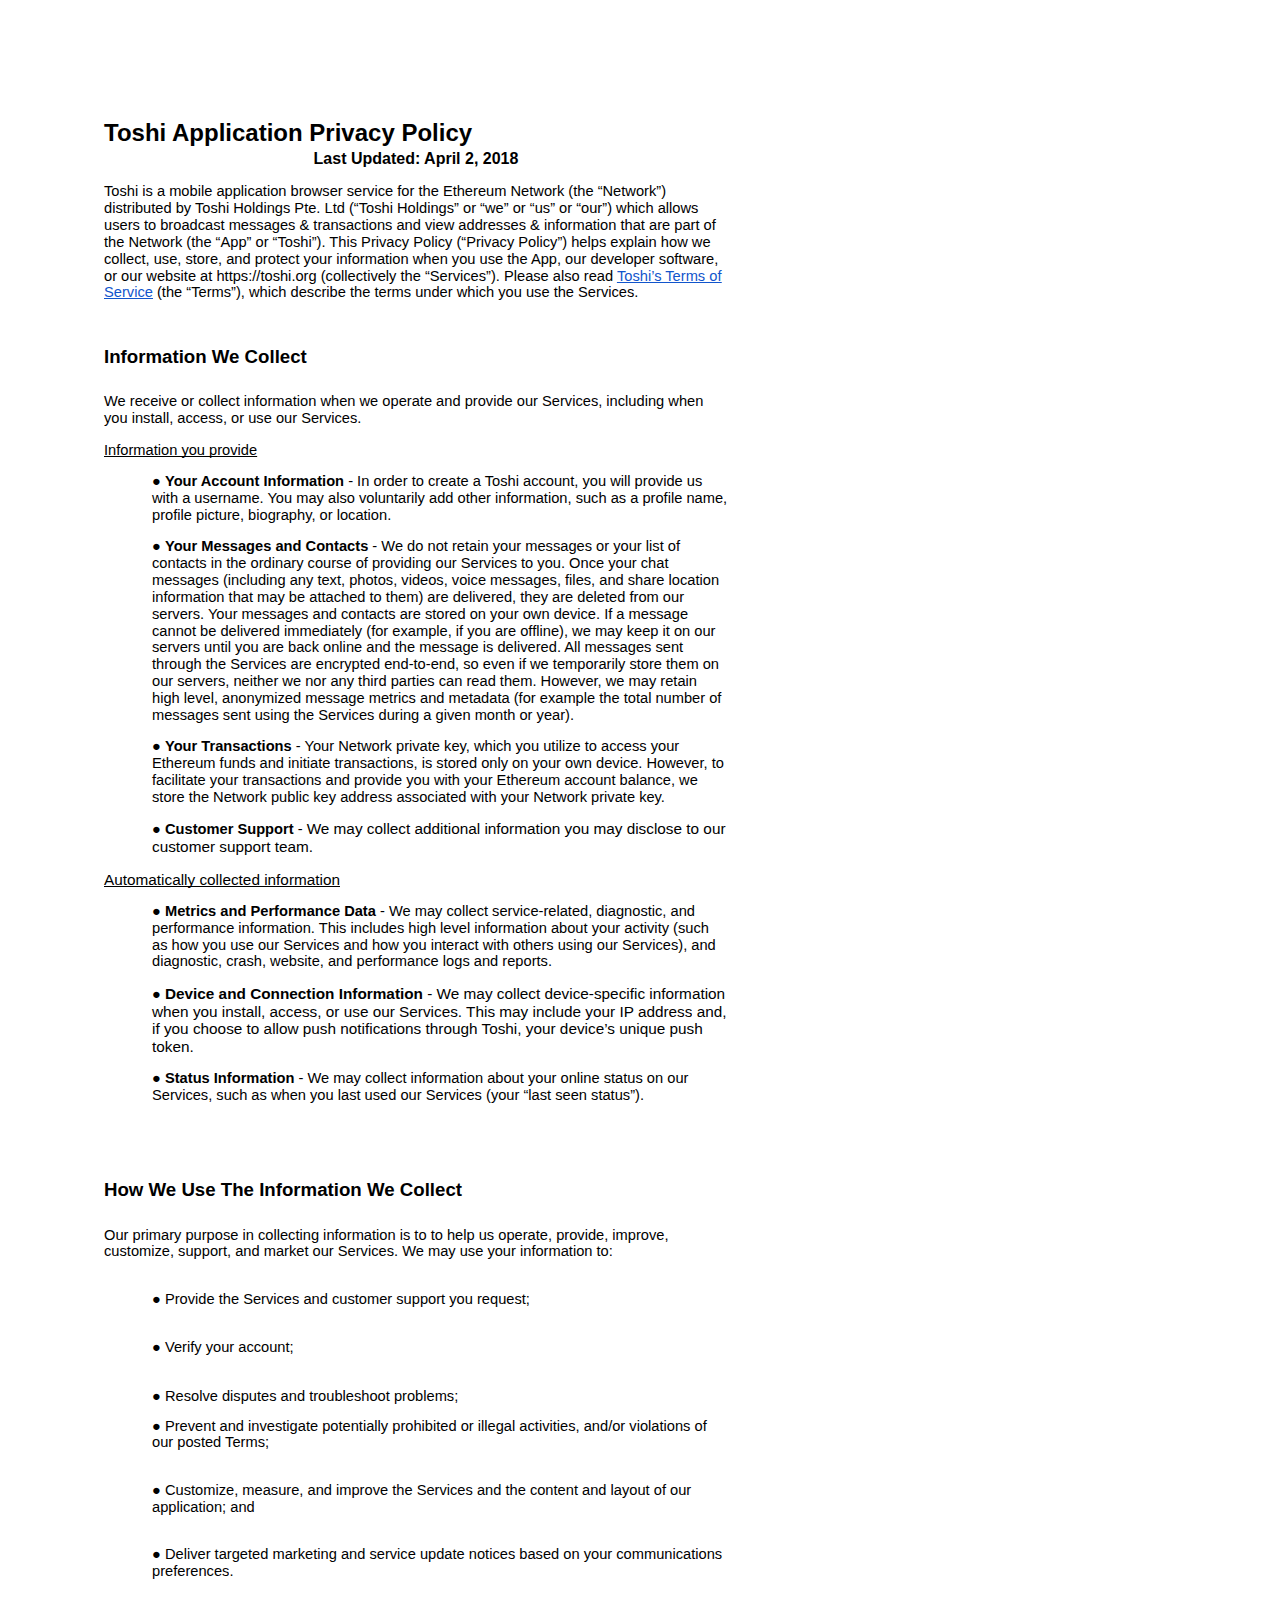
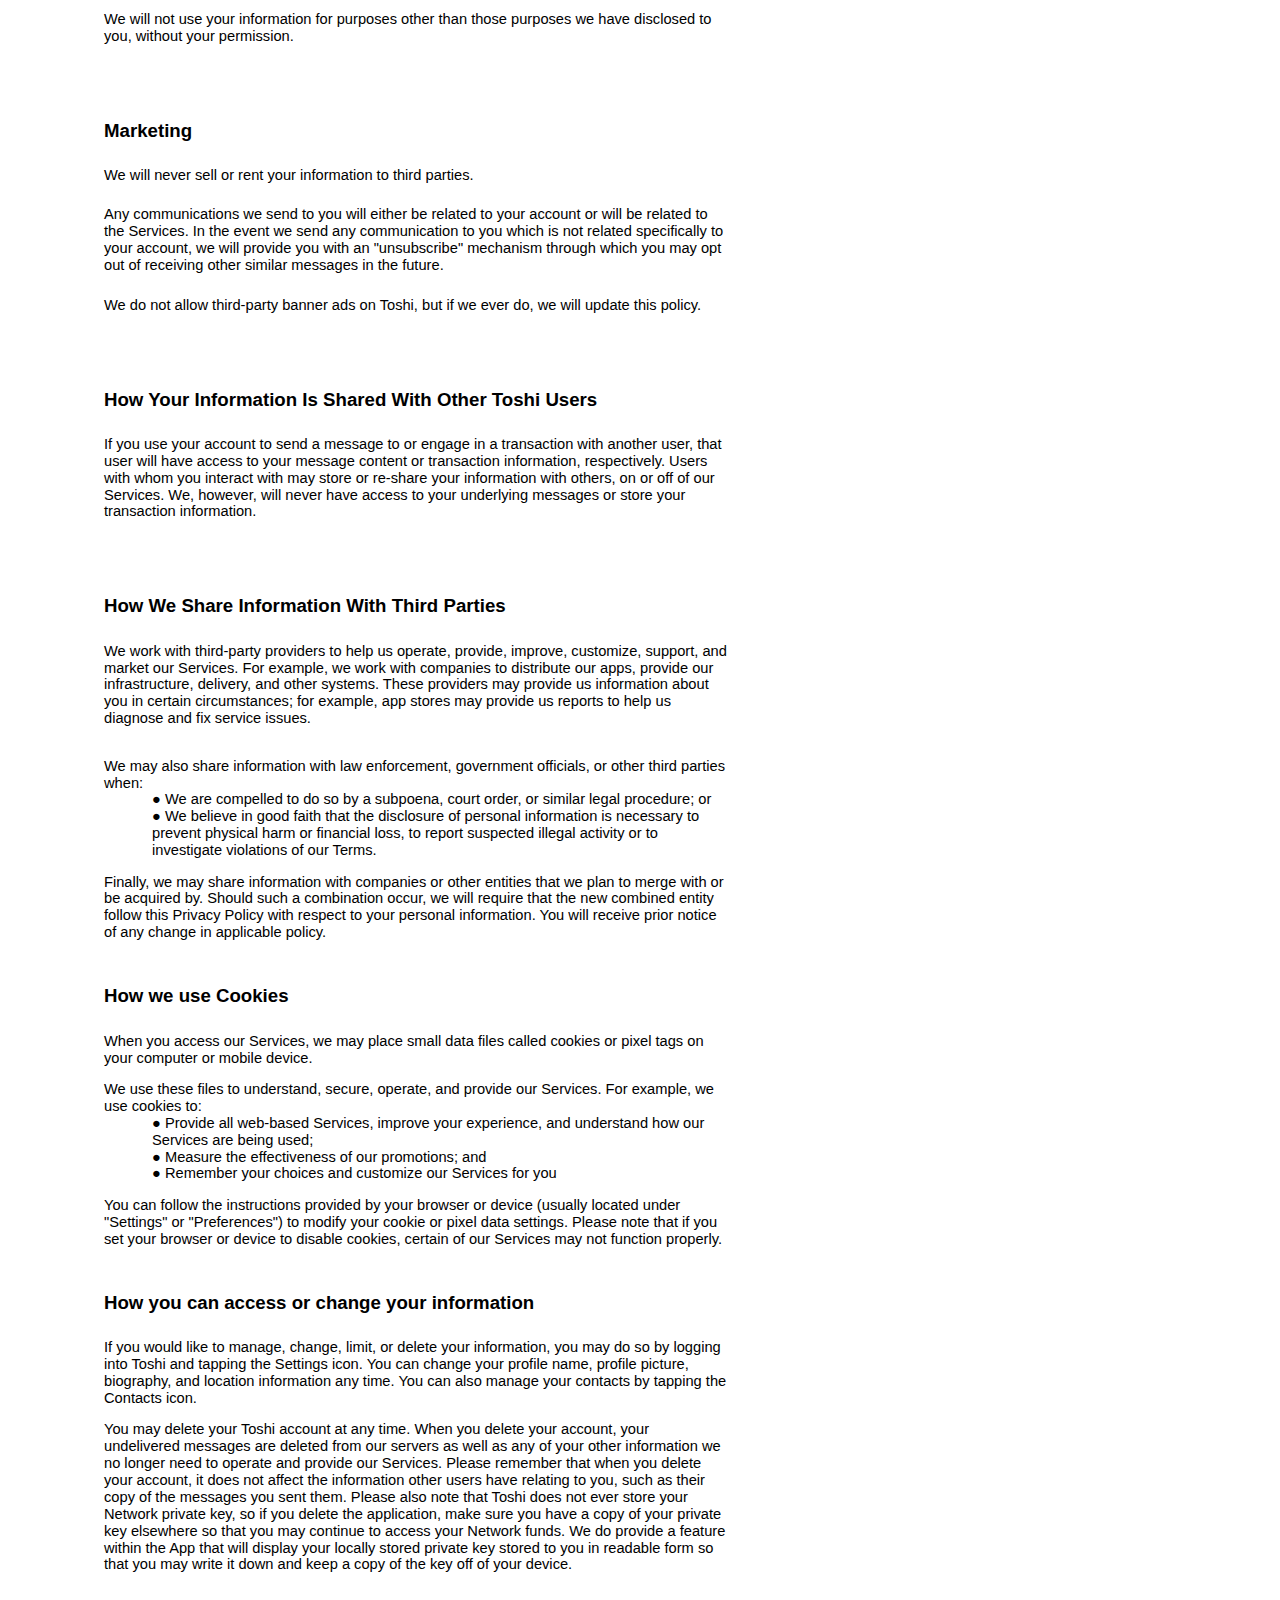
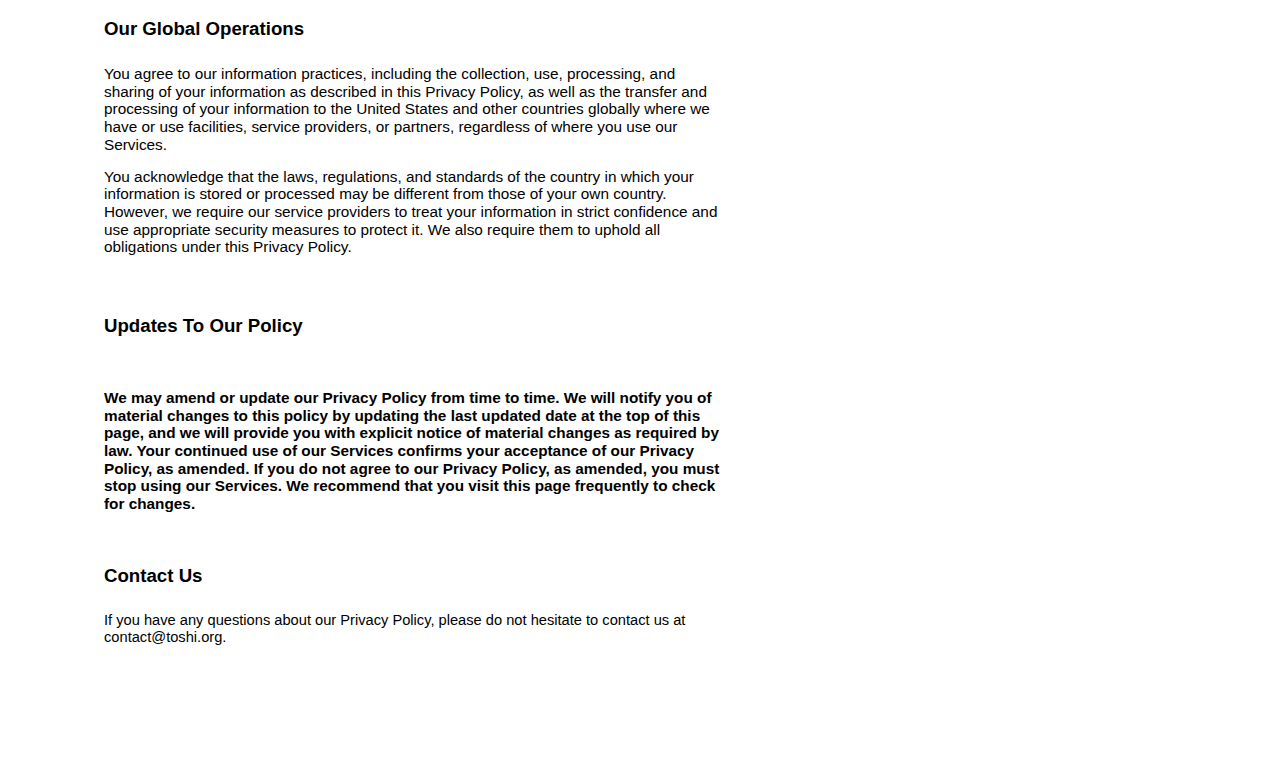
<file: privacy-policy/index.html>
<html><head><meta content="text/html; charset=UTF-8" http-equiv="content-type"><style type="text/css">@import
url('https://themes.googleusercontent.com/fonts/css?kit=-ou4pOz2rBQXdlj5C-P57A');ul.lst-kix_z38ezxtxya22-5{list-style-type:none}ul.lst-kix_z38ezxtxya22-6{list-style-type:none}ul.lst-kix_z38ezxtxya22-7{list-style-type:none}ul.lst-kix_z38ezxtxya22-8{list-style-type:none}ul.lst-kix_z38ezxtxya22-1{list-style-type:none}ul.lst-kix_z38ezxtxya22-2{list-style-type:none}ul.lst-kix_z38ezxtxya22-3{list-style-type:none}ul.lst-kix_z38ezxtxya22-4{list-style-type:none}ul.lst-kix_pvcck2ivcgx6-3{list-style-type:none}ul.lst-kix_pvcck2ivcgx6-4{list-style-type:none}ul.lst-kix_pvcck2ivcgx6-1{list-style-type:none}ul.lst-kix_pvcck2ivcgx6-2{list-style-type:none}ul.lst-kix_pvcck2ivcgx6-0{list-style-type:none}ul.lst-kix_z38ezxtxya22-0{list-style-type:none}ul.lst-kix_pi3m9ew90guy-3{list-style-type:none}ul.lst-kix_pi3m9ew90guy-4{list-style-type:none}ul.lst-kix_pi3m9ew90guy-1{list-style-type:none}.lst-kix_pi3m9ew90guy-1>li:before{content:"\0025cb
    "}ul.lst-kix_pi3m9ew90guy-2{list-style-type:none}ul.lst-kix_pi3m9ew90guy-0{list-style-type:none}.lst-kix_pi3m9ew90guy-0>li:before{content:"\0025cf  "}.lst-kix_pi3m9ew90guy-4>li:before{content:"\0025cb  "}.lst-kix_pi3m9ew90guy-5>li:before{content:"\0025a0  "}.lst-kix_pe6lrqhnztgx-5>li:before{content:"\0025a0  "}.lst-kix_pi3m9ew90guy-6>li:before{content:"\0025cf  "}.lst-kix_pe6lrqhnztgx-4>li:before{content:"\0025cb  "}.lst-kix_pe6lrqhnztgx-3>li:before{content:"\0025cf
    "}ul.lst-kix_pe6lrqhnztgx-1{list-style-type:none}.lst-kix_pe6lrqhnztgx-0>li:before{content:"\0025cf  "}ul.lst-kix_pe6lrqhnztgx-0{list-style-type:none}.lst-kix_pe6lrqhnztgx-2>li:before{content:"\0025a0  "}.lst-kix_pi3m9ew90guy-3>li:before{content:"\0025cf  "}ul.lst-kix_pe6lrqhnztgx-3{list-style-type:none}ul.lst-kix_pe6lrqhnztgx-2{list-style-type:none}ul.lst-kix_pe6lrqhnztgx-5{list-style-type:none}.lst-kix_pe6lrqhnztgx-1>li:before{content:"\0025cb
    "}ul.lst-kix_pe6lrqhnztgx-4{list-style-type:none}.lst-kix_pi3m9ew90guy-2>li:before{content:"\0025a0  "}.lst-kix_z38ezxtxya22-0>li:before{content:"\0025cf  "}ul.lst-kix_co9a0n2tg1gx-1{list-style-type:none}ul.lst-kix_co9a0n2tg1gx-0{list-style-type:none}.lst-kix_z38ezxtxya22-1>li:before{content:"\0025cb  "}.lst-kix_z38ezxtxya22-2>li:before{content:"\0025a0  "}.lst-kix_z38ezxtxya22-3>li:before{content:"\0025cf  "}.lst-kix_z38ezxtxya22-4>li:before{content:"\0025cb
"}.lst-kix_z38ezxtxya22-7>li:before{content:"\0025cb  "}.lst-kix_z38ezxtxya22-8>li:before{content:"\0025a0  "}.lst-kix_pe6lrqhnztgx-6>li:before{content:"\0025cf  "}.lst-kix_z38ezxtxya22-5>li:before{content:"\0025a0  "}.lst-kix_z38ezxtxya22-6>li:before{content:"\0025cf  "}.lst-kix_pe6lrqhnztgx-7>li:before{content:"\0025cb
"}ul.lst-kix_co9a0n2tg1gx-5{list-style-type:none}ul.lst-kix_co9a0n2tg1gx-4{list-style-type:none}ul.lst-kix_co9a0n2tg1gx-3{list-style-type:none}.lst-kix_pe6lrqhnztgx-8>li:before{content:"\0025a0
    "}ul.lst-kix_co9a0n2tg1gx-2{list-style-type:none}ul.lst-kix_pi3m9ew90guy-7{list-style-type:none}ul.lst-kix_co9a0n2tg1gx-8{list-style-type:none}ul.lst-kix_pi3m9ew90guy-8{list-style-type:none}ul.lst-kix_co9a0n2tg1gx-7{list-style-type:none}ul.lst-kix_pi3m9ew90guy-5{list-style-type:none}ul.lst-kix_co9a0n2tg1gx-6{list-style-type:none}ul.lst-kix_pi3m9ew90guy-6{list-style-type:none}ul.lst-kix_jtj63g6fh7cu-2{list-style-type:none}ul.lst-kix_jtj63g6fh7cu-3{list-style-type:none}ul.lst-kix_jtj63g6fh7cu-4{list-style-type:none}ul.lst-kix_jtj63g6fh7cu-5{list-style-type:none}ul.lst-kix_jtj63g6fh7cu-0{list-style-type:none}ul.lst-kix_jtj63g6fh7cu-1{list-style-type:none}.lst-kix_pvcck2ivcgx6-2>li:before{content:"\0025a0
    "}.lst-kix_pvcck2ivcgx6-0>li:before{content:"\0025cf  "}.lst-kix_pvcck2ivcgx6-1>li:before{content:"\0025cb  "}.lst-kix_co9a0n2tg1gx-2>li:before{content:"\0025a0  "}.lst-kix_co9a0n2tg1gx-3>li:before{content:"\0025cf  "}.lst-kix_pvcck2ivcgx6-8>li:before{content:"\0025a0  "}.lst-kix_co9a0n2tg1gx-0>li:before{content:"\0025cf  "}.lst-kix_co9a0n2tg1gx-4>li:before{content:"\0025cb  "}.lst-kix_w8edbk91cb0f-8>li:before{content:"\0025a0  "}.lst-kix_co9a0n2tg1gx-6>li:before{content:"\0025cf
    "}.lst-kix_co9a0n2tg1gx-7>li:before{content:"\0025cb  "}.lst-kix_w8edbk91cb0f-6>li:before{content:"\0025cf  "}.lst-kix_co9a0n2tg1gx-5>li:before{content:"\0025a0  "}.lst-kix_w8edbk91cb0f-7>li:before{content:"\0025cb  "}.lst-kix_pvcck2ivcgx6-3>li:before{content:"\0025cf  "}.lst-kix_pvcck2ivcgx6-4>li:before{content:"\0025cb  "}ul.lst-kix_jtj63g6fh7cu-6{list-style-type:none}.lst-kix_co9a0n2tg1gx-8>li:before{content:"\0025a0
"}ul.lst-kix_jtj63g6fh7cu-7{list-style-type:none}.lst-kix_pvcck2ivcgx6-5>li:before{content:"\0025a0  "}ul.lst-kix_jtj63g6fh7cu-8{list-style-type:none}.lst-kix_pvcck2ivcgx6-6>li:before{content:"\0025cf  "}.lst-kix_pvcck2ivcgx6-7>li:before{content:"\0025cb  "}.lst-kix_w8edbk91cb0f-0>li:before{content:"\0025cf  "}.lst-kix_w8edbk91cb0f-4>li:before{content:"\0025cb  "}.lst-kix_w8edbk91cb0f-1>li:before{content:"\0025cb  "}.lst-kix_w8edbk91cb0f-5>li:before{content:"\0025a0
"}.lst-kix_w8edbk91cb0f-2>li:before{content:"\0025a0  "}.lst-kix_w8edbk91cb0f-3>li:before{content:"\0025cf  "}ul.lst-kix_pe6lrqhnztgx-7{list-style-type:none}ul.lst-kix_pe6lrqhnztgx-6{list-style-type:none}ul.lst-kix_pe6lrqhnztgx-8{list-style-type:none}ul.lst-kix_w8edbk91cb0f-1{list-style-type:none}ul.lst-kix_w8edbk91cb0f-2{list-style-type:none}ul.lst-kix_w8edbk91cb0f-0{list-style-type:none}.lst-kix_pi3m9ew90guy-7>li:before{content:"\0025cb  "}.lst-kix_pi3m9ew90guy-8>li:before{content:"\0025a0
    "}ul.lst-kix_w8edbk91cb0f-7{list-style-type:none}ul.lst-kix_w8edbk91cb0f-8{list-style-type:none}ul.lst-kix_w8edbk91cb0f-5{list-style-type:none}ul.lst-kix_w8edbk91cb0f-6{list-style-type:none}ul.lst-kix_w8edbk91cb0f-3{list-style-type:none}ul.lst-kix_w8edbk91cb0f-4{list-style-type:none}.lst-kix_3y6wpekidskv-0>li:before{content:"\0025cf  "}.lst-kix_jtj63g6fh7cu-4>li:before{content:"\0025cb  "}.lst-kix_jtj63g6fh7cu-6>li:before{content:"\0025cf
    "}ul.lst-kix_3y6wpekidskv-7{list-style-type:none}ul.lst-kix_3y6wpekidskv-8{list-style-type:none}ul.lst-kix_3y6wpekidskv-5{list-style-type:none}ul.lst-kix_3y6wpekidskv-6{list-style-type:none}.lst-kix_jtj63g6fh7cu-3>li:before{content:"\0025cf  "}.lst-kix_jtj63g6fh7cu-7>li:before{content:"\0025cb  "}.lst-kix_3y6wpekidskv-3>li:before{content:"\0025cf
    "}ul.lst-kix_3y6wpekidskv-3{list-style-type:none}ul.lst-kix_3y6wpekidskv-4{list-style-type:none}ul.lst-kix_3y6wpekidskv-1{list-style-type:none}.lst-kix_3y6wpekidskv-2>li:before{content:"\0025a0  "}ul.lst-kix_3y6wpekidskv-2{list-style-type:none}.lst-kix_jtj63g6fh7cu-0>li:before{content:"\0025cf  "}.lst-kix_jtj63g6fh7cu-2>li:before{content:"\0025a0  "}.lst-kix_jtj63g6fh7cu-8>li:before{content:"\0025a0  "}.lst-kix_3y6wpekidskv-1>li:before{content:"\0025cb
"}ul.lst-kix_pvcck2ivcgx6-7{list-style-type:none}ul.lst-kix_3y6wpekidskv-0{list-style-type:none}ul.lst-kix_pvcck2ivcgx6-8{list-style-type:none}ul.lst-kix_pvcck2ivcgx6-5{list-style-type:none}ul.lst-kix_pvcck2ivcgx6-6{list-style-type:none}.lst-kix_jtj63g6fh7cu-1>li:before{content:"\0025cb  "}.lst-kix_3y6wpekidskv-6>li:before{content:"\0025cf  "}.lst-kix_3y6wpekidskv-8>li:before{content:"\0025a0  "}.lst-kix_3y6wpekidskv-7>li:before{content:"\0025cb
"}.lst-kix_3y6wpekidskv-4>li:before{content:"\0025cb  "}.lst-kix_co9a0n2tg1gx-1>li:before{content:"\0025cb  "}.lst-kix_3y6wpekidskv-5>li:before{content:"\0025a0  "}.lst-kix_jtj63g6fh7cu-5>li:before{content:"\0025a0  "}ol{margin:0;padding:0}table td,table
    th{padding:0}.c24{-webkit-text-decoration-skip:none;color:#000000;font-weight:400;text-decoration:underline;vertical-align:baseline;text-decoration-skip-ink:none;font-size:11pt;font-family:"Arial";font-style:normal}.c27{-webkit-text-decoration-skip:none;color:#000000;font-weight:400;text-decoration:underline;vertical-align:baseline;text-decoration-skip-ink:none;font-family:"Arial";font-style:normal}.c19{color:#000000;font-weight:400;text-decoration:none;vertical-align:baseline;font-size:11pt;font-family:"Arial";font-style:italic}.c2{color:#000000;font-weight:400;text-decoration:none;vertical-align:baseline;font-size:11pt;font-family:"Arial";font-style:normal}.c28{color:#000000;font-weight:400;text-decoration:none;vertical-align:baseline;font-size:12pt;font-family:"Ubuntu";font-style:normal}.c29{color:#29c1aa;font-weight:400;text-decoration:none;vertical-align:baseline;font-size:16pt;font-family:"Ubuntu";font-style:normal}.c22{color:#000000;text-decoration:none;vertical-align:baseline;font-size:12pt;font-family:"Arial";font-style:normal}.c13{color:#000000;font-weight:400;text-decoration:none;vertical-align:baseline;font-family:"Arial";font-style:normal}.c3{padding-top:0pt;padding-bottom:23pt;line-height:1.15;orphans:2;widows:2;text-align:left}.c20{color:#000000;text-decoration:none;vertical-align:baseline;font-size:18pt;font-family:"Arial";font-style:normal}.c9{margin-left:36pt;padding-top:0pt;padding-left:0pt;padding-bottom:0pt;line-height:1.15;text-align:left}.c25{color:#000000;text-decoration:none;vertical-align:baseline;font-size:15pt;font-family:"Arial";font-style:normal}.c12{margin-left:36pt;padding-top:0pt;padding-left:0pt;padding-bottom:8pt;line-height:1.4285714285714286;text-align:left}.c26{color:#000000;text-decoration:none;vertical-align:baseline;font-family:"Arial";font-style:normal}.c23{padding-top:0pt;padding-bottom:3pt;line-height:1.15;page-break-after:avoid;text-align:center}.c0{padding-top:20pt;padding-bottom:6pt;line-height:1.15;page-break-after:avoid;text-align:left}.c21{padding-top:0pt;padding-bottom:17pt;line-height:1.15;text-align:left}.c17{padding-top:0pt;padding-bottom:0pt;line-height:1.15;text-align:center}.c1{text-decoration-skip-ink:none;-webkit-text-decoration-skip:none;color:#1155cc;text-decoration:underline}.c10{padding-top:0pt;padding-bottom:0pt;line-height:1.15;text-align:left}.c5{orphans:2;widows:2}.c30{color:inherit;text-decoration:inherit}.c4{padding:0;margin:0}.c8{max-width:468pt;padding:72pt
      72pt 72pt
      72pt}.c18{margin-left:36pt;padding-left:0pt}.c14{font-size:14pt;font-weight:700}.c6{background-color:#ffffff;font-size:11.5pt}.c11{height:11pt}.c15{font-size:20pt}.c16{font-weight:700}.c7{background-color:#ffffff}.title{padding-top:0pt;color:#000000;font-size:26pt;padding-bottom:3pt;font-family:"Arial";line-height:1.15;page-break-after:avoid;orphans:2;widows:2;text-align:left}.subtitle{padding-top:0pt;color:#666666;font-size:15pt;padding-bottom:16pt;font-family:"Arial";line-height:1.15;page-break-after:avoid;orphans:2;widows:2;text-align:left}li{color:#000000;font-size:11pt;font-family:"Arial"}p{margin:0;color:#000000;font-size:11pt;font-family:"Arial"}h1{padding-top:20pt;color:#000000;font-size:20pt;padding-bottom:6pt;font-family:"Arial";line-height:1.15;page-break-after:avoid;orphans:2;widows:2;text-align:left}h2{padding-top:18pt;color:#000000;font-size:16pt;padding-bottom:6pt;font-family:"Arial";line-height:1.15;page-break-after:avoid;orphans:2;widows:2;text-align:left}h3{padding-top:16pt;color:#434343;font-size:14pt;padding-bottom:4pt;font-family:"Arial";line-height:1.15;page-break-after:avoid;orphans:2;widows:2;text-align:left}h4{padding-top:14pt;color:#666666;font-size:12pt;padding-bottom:4pt;font-family:"Arial";line-height:1.15;page-break-after:avoid;orphans:2;widows:2;text-align:left}h5{padding-top:12pt;color:#666666;font-size:11pt;padding-bottom:4pt;font-family:"Arial";line-height:1.15;page-break-after:avoid;orphans:2;widows:2;text-align:left}h6{padding-top:12pt;color:#666666;font-size:11pt;padding-bottom:4pt;font-family:"Arial";line-height:1.15;page-break-after:avoid;font-style:italic;orphans:2;widows:2;text-align:left}</style></head><body
                                                                                      class="c7 c8"><div><p class="c10 c5 c11"><span class="c19"></span></p></div><p class="c23 title" id="h.mm83683woafl"><span class="c16 c20">Toshi Application Privacy Policy</span></p><p class="c5 c17"><span class="c16 c22">Last Updated: April 2, 2018</span></p><p class="c10 c5 c11"><span class="c2"></span></p><p class="c10 c5"><span>Toshi is a mobile application browser service for the Ethereum Network (the
                                                                                        &ldquo;Network&rdquo;) distributed by Toshi Holdings Pte. Ltd</span><span class="c7">&nbsp;(&ldquo;Toshi Holdings&rdquo; or &ldquo;we&rdquo; or &ldquo;us&rdquo; or &ldquo;our&rdquo;)</span><span>&nbsp;which allows users to broadcast messages &amp; transactions and view addresses &amp; information that are part of </span><span>the </span><span>Network (the &ldquo;App&rdquo; or &ldquo;Toshi&rdquo;). This
                                                                                        Privacy Policy (&ldquo;Privacy Policy&rdquo;) helps explain how we collect, use, store, and protect your information when you use the App, our developer software, or our website at </span><span>https://</span><span>toshi.org (collectively the &ldquo;Services&rdquo;). Please also read </span><span class="c1"><a class="c30" href="https://toshi.org/terms-of-service">Toshi&rsquo;s Terms of Service</a></span><span>&nbsp;(the &ldquo;Terms&rdquo;)</span><span class="c2">, which describe the terms under which you use the Services. </span></p><h1 class="c0" id="h.eby8oo73ya63"><span class="c26 c14">Information We Collect</span></h1><p class="c10 c5"><span>We </span><span class="c2">receive or collect information when we operate and provide our Services, including when you install, access, or use our Services.</span></p><p class="c10 c5 c11"><span class="c2"></span></p><p class="c10 c5"><span class="c24">Information you provide</span></p><p class="c10 c5 c11"><span class="c24"></span></p><ul class="c4 lst-kix_z38ezxtxya22-0 start"><li class="c9 c5"><span class="c16">Your Account Information</span><span class="c2">&nbsp;- In order to create a Toshi account, you will provide us with a username. You may also voluntarily add other information, such as a profile name, profile picture, biography, or location. </span></li></ul><p class="c10 c5 c11"><span class="c2"></span></p><ul class="c4 lst-kix_z38ezxtxya22-0"><li class="c9 c5"><span class="c16">Your Messages and Contacts </span><span>- We do not retain your messages or your list of contacts in the ordinary course of providing our Services to you. Once your chat messages </span><span class="c7">(including any text, </span><span class="c7">photos, videos, voice messages, files, and share location information</span><span class="c7">&nbsp;that may be attached to them) a</span><span>re delivered, they are deleted from our servers. Your messages and contacts are stored on your own device. If a message cannot be delivered immediately (for example, if you are offline), we may keep it on our servers until you are back online and the message is delivered. All messages sent through the Services are encrypted end-to-end, so even if we temporarily store them on our servers, neither we nor any third parties </span><span>can </span><span>read them. However, we may retain high level, anonymized message metrics and metadata (for example the total number of messages sent </span><span>using</span><span class="c2">&nbsp;the Services during a given month or year).</span></li></ul><p class="c10 c5 c11"><span class="c2"></span></p><ul class="c4 lst-kix_z38ezxtxya22-0"><li class="c9 c5"><span class="c16">Your Transactions</span><span class="c2">&nbsp;- Your Network private key, which you utilize to access your Ethereum funds and initiate transactions, is stored only on your own device. However, to facilitate your transactions and provide you with your Ethereum account balance, we store the Network public key address associated with your Network private key. </span></li></ul><p class="c10 c5 c11"><span class="c2"></span></p><ul class="c4 lst-kix_z38ezxtxya22-0"><li class="c9 c5"><span class="c16">Customer Support</span><span>&nbsp;- </span><span class="c13 c6">We may collect additional information you may disclose to our customer support team.</span></li></ul><p class="c10 c5 c11"><span class="c13 c6"></span></p><p class="c10 c5"><span class="c27 c6">Automatically collected information</span></p><p class="c10 c5 c11"><span class="c6 c27"></span></p><ul class="c4 lst-kix_3y6wpekidskv-0 start"><li class="c5 c9"><span class="c16">Metrics and Performance Data</span><span>&nbsp;- </span><span class="c2">We may collect service-related, diagnostic, and performance information. This includes high level information about your activity (such as how you use our Services and how you interact with others using our Services), and diagnostic, crash, website, and performance logs and reports.</span></li></ul><p class="c10 c5 c11"><span class="c2"></span></p><ul class="c4 lst-kix_co9a0n2tg1gx-0 start"><li class="c9 c5"><span class="c6 c16">Device and Connection Information</span><span class="c6">&nbsp;- We may collect device-specific information when you install, access, or use our Services. This may include your </span><span class="c6">IP address</span><span class="c13 c6">&nbsp;and, if you choose to allow push notifications through Toshi, your device&rsquo;s unique push token. </span></li></ul><p class="c10 c5 c11"><span class="c13 c6"></span></p><ul class="c4 lst-kix_co9a0n2tg1gx-0"><li class="c3 c18"><span class="c16">Status Information</span><span>&nbsp;-</span><span>&nbsp;We may collect information about your online status on our Services, such as when you last used our Services (your &ldquo;last seen status&rdquo;).</span></li></ul><h1 class="c0 c5" id="h.6csg9vy2c6at"><span class="c14 c26">How We Use The Information We Collect</span></h1><p class="c3"><span class="c2">Our primary purpose in collecting information is to to help us operate, provide, improve, customize, support, and market our Services. We may use your information to:</span></p><ul class="c4 lst-kix_w8edbk91cb0f-0 start"><li class="c3 c18"><span class="c2">Provide the Services and customer support you request; </span></li><li class="c3 c18"><span class="c2">Verify your account; </span></li><li class="c5 c12"><span class="c7">Resolve disputes and troubleshoot problems;</span></li><li class="c3 c18"><span>Prevent and investigate potentially prohibited or illegal activities, and/or violations of our posted Terms;</span></li><li class="c3 c18"><span class="c7">Customize, measure, and improve the Services and the content and layout of our application</span><span class="c7">;</span><span class="c2 c7">&nbsp;and </span></li><li class="c3 c18"><span class="c7">Deliver targeted marketing and service update notices based on your communications preferences</span><span class="c2 c7">.</span></li></ul><p class="c3"><span class="c2 c7">We will not use your information for purposes other than those purposes we have disclosed to you, without your permission. &nbsp;</span></p><h1 class="c0 c5" id="h.vu5wm54hnnqc"><span class="c14">Marketing</span></h1><p class="c21 c5"><span class="c2 c7">We will never sell or rent your information to third parties.</span></p><p class="c5 c21"><span class="c2 c7">Any communications we send to you will either be related to your account or will be related to the Services. In the event we send any communication to you which is not related specifically to your account, we will provide you with an &quot;unsubscribe&quot; mechanism through which you may opt out of receiving other similar messages in the future.</span></p><p class="c3"><span class="c2 c7">We do not allow third-party banner ads on Toshi, but if we ever do, we will update this policy.</span></p><h1 class="c0 c5" id="h.7p9iwqg6def9"><span class="c14">How Your Information Is Shared With Other Toshi Users</span></h1><p class="c3"><span class="c7">If you use your account to send a message to or engage in a transaction with another user, that user will have access to your message content or transaction information, respectively. Users with whom you interact with may store or re-share your information with others, on or off of our Services. We, however, will never have access to your underlying messages or store your transaction information. </span></p><h1 class="c0 c5" id="h.ugkx7gqaeoi9"><span class="c14">How We Share Information With Third Parties</span></h1><p class="c3"><span class="c2">We work with third-party providers to help us operate, provide, improve, customize, support, and market our Services. For example, we work with companies to distribute our apps, provide our infrastructure, delivery, and other systems. These providers may provide us information about you in certain circumstances; for example, app stores may provide us reports to help us diagnose and fix service issues.</span></p><p class="c10 c5"><span>We may also share information with </span><span class="c2">law enforcement, government officials, or other third parties when:</span></p><ul class="c4 lst-kix_pvcck2ivcgx6-0 start"><li class="c9 c5"><span class="c2">We are compelled to do so by a subpoena, court order, or similar legal procedure; or</span></li><li class="c9 c5"><span>We believe in good faith that the disclosure of personal information is necessary to prevent physical harm or financial loss, to report suspected illegal activity or to investigate violations of our Terms.</span></li></ul><p class="c10 c5 c11"><span class="c2"></span></p><p class="c10 c5"><span>Finally, we may share information with companies or other entities that we plan to merge with or be acquired by. Should such a combination occur, we will require that the new combined entity follow this Privacy Policy with respect to your personal information. You will receive prior notice of any change in applicable policy.</span></p><h1 class="c0 c5" id="h.1mqa58ta6kfn"><span class="c14">How we use Cookies</span></h1><p class="c5 c10"><span class="c2">When you access our Services, we may place small data files called cookies or pixel tags on your computer or mobile device.</span></p><p class="c10 c5 c11"><span class="c2"></span></p><p class="c10 c5"><span class="c2">We use these files to understand, secure, operate, and provide our Services. For example, we use cookies to: </span></p><ul class="c4 lst-kix_jtj63g6fh7cu-0 start"><li class="c9 c5"><span class="c2">Provide all web-based Services, improve your experience, and understand how our Services are being used; </span></li><li class="c9 c5"><span class="c2">Measure the effectiveness of our promotions; and </span></li><li class="c9 c5"><span class="c2">Remember your choices and customize our Services for you</span></li></ul><p class="c10 c5 c11"><span class="c2"></span></p><p class="c10 c5"><span>You can follow the instructions provided by your browser or device (usually located under &quot;Settings&quot; or &quot;Preferences&quot;) to modify your cookie or pixel data settings. Please note that if you set your browser or device to disable cookies, certain of our Services may not function properly.</span></p><h1 class="c0 c5" id="h.3iyeywdm9sb0"><span class="c14">How you can access or change your information</span></h1><p class="c10 c5"><span class="c2">If you would like to manage, change, limit, or delete your information, you may do so by logging into Toshi and tapping the Settings icon. You can change your profile name, profile picture, biography, and location information any time. You can also manage your contacts by tapping the Contacts icon. </span></p><p class="c10 c5 c11"><span class="c2"></span></p><p class="c10 c5"><span>You may delete your Toshi account at any time. When you delete your account, your undelivered messages are deleted from our servers as well as any of your other information we no longer need to operate and provide our Services. Please remember that when you delete your account, it does not affect the information other users have relating to you, such as their copy of the messages you sent them. </span><span>Please also note that Toshi does not ever store your Network private key, so if you delete the application, make sure you have a copy of your private key elsewhere so that you may continue to access your Network funds</span><span class="c2">. We do provide a feature within the App that will display your locally stored private key stored to you in readable form so that you may write it down and keep a copy of the key off of your device. </span></p><h1 class="c0 c5" id="h.g6r4m47jjaak"><span class="c14">Our Global Operations</span></h1><p class="c10 c5"><span class="c6">You agree to our information practices, including the collection, use, processing, and sharing of your information as described in this Privacy Policy, as well as the transfer and processing of your information to the </span><span class="c6">United States</span><span class="c13 c6">&nbsp;and other countries globally where we have or use facilities, service providers, or partners, regardless of where you use our Services. </span></p><p class="c10 c5 c11"><span class="c13 c6"></span></p><p class="c10 c5"><span class="c6">You acknowledge that the laws, regulations, and standards of the country in which your information is stored or processed may be different from those of your own country. </span><span class="c13 c6">However, we require our service providers to treat your information in strict confidence and use appropriate security measures to protect it. We also require them to uphold all obligations under this Privacy Policy.</span></p><p class="c10 c5 c11"><span class="c6 c13"></span></p><h1 class="c0 c5" id="h.4dhh7qko7csk"><span class="c14">Updates</span><span class="c14">&nbsp;To Our Policy</span></h1><h1 class="c0 c5" id="h.rdyg5kdfp0i8"><span class="c6">We may amend or update our Privacy Policy from time to time. </span><span class="c6">We will notify you of material changes to this policy by updating the last updated date at the top of this page, and we will provide you with explicit notice of material changes as required by law. </span><span class="c6">Your continued use of our Services confirms your acceptance of our Privacy Policy, as amended. If you do not agree to our Privacy Policy, as amended, you must stop using our Services. </span><span class="c6">We recommend that you visit this page frequently to check for changes.</span></h1><h1 class="c0 c5" id="h.q5krrrnxdkle"><span class="c14">Contact</span><span class="c14">&nbsp;Us</span></h1><p class="c3"><span>If you have any questions about our Privacy Policy, please do not hesitate to contact us at </span><span>contact@</span><span>toshi.org. </span></p></body></html>
</file>
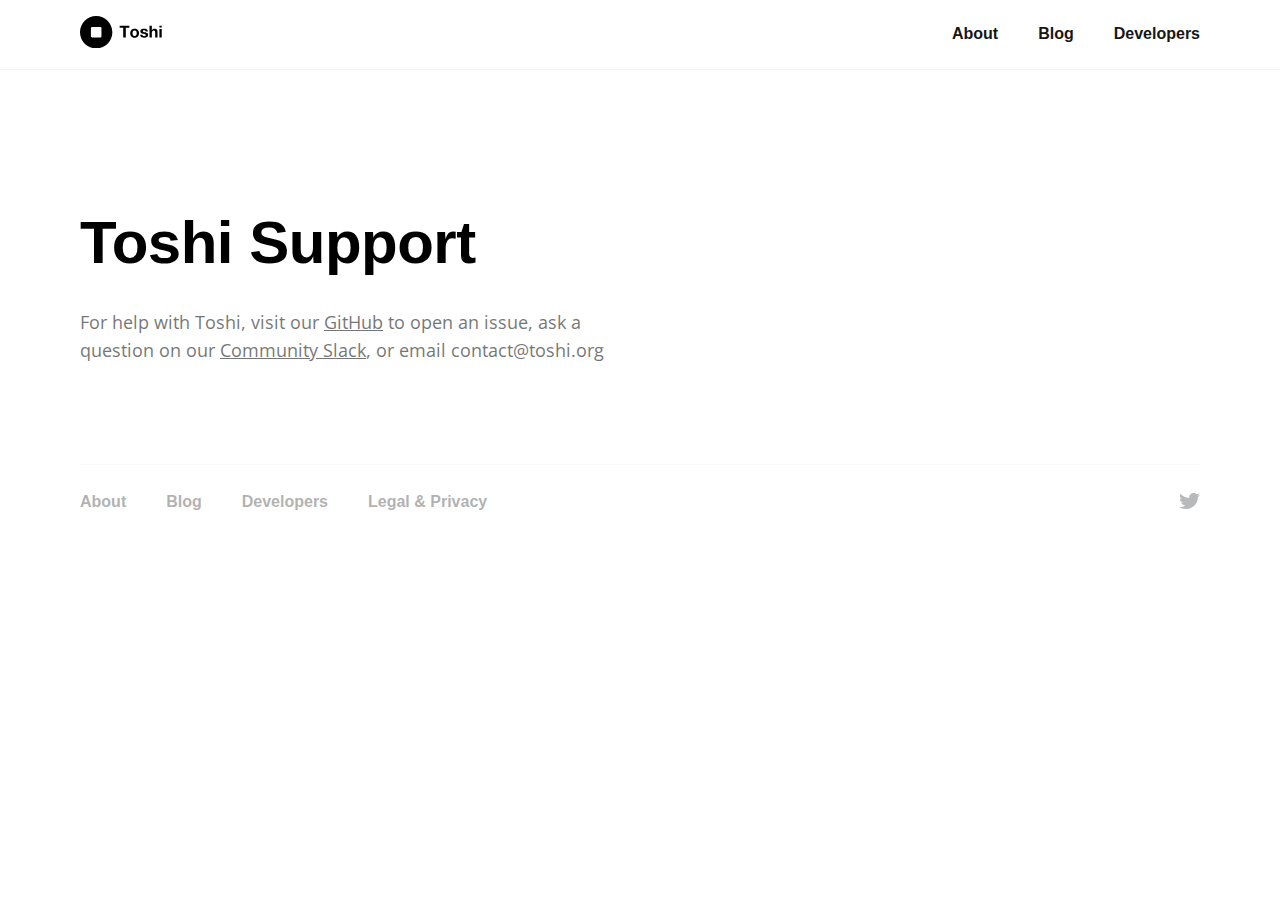
<file: support/index.html>
<!DOCTYPE html><html lang="en"><head><meta charset="utf-8"><meta http-equiv="x-ua-compatible" content="ie=edge"><meta name="viewport" content="width=device-width,initial-scale=1"><title>Toshi</title><link href="https://fonts.googleapis.com/css?family=Open+Sans:400,700" rel="stylesheet"><link rel="stylesheet" href="/style.f5995984b5.css"><link rel="shortcut icon" href="/images/favicon.061e3f8cc3.ico"><link rel="apple-touch-icon" sizes="72x72" href="/images/favicon-72.ce15367575.png"><link rel="apple-touch-icon" sizes="120x120" href="/images/favicon-120.1d5e779df3.png"><link rel="apple-touch-icon" sizes="152x152" href="/images/favicon-152.62555d5bc3.png"></head><body><header class="site-header site-header--page"><div class="site-header__inner wrap"><a href="/" class="token-logo"><svg class="logo" width="89" height="32" viewBox="0 0 89 32" xmlns="http://www.w3.org/2000/svg"><title>Group 2</title><g fill="#000" fill-rule="evenodd"><path d="M42.716 11.74v9.541h2.574V11.74h3.508V9.576h-9.59v2.164h3.508zm9.246 5.312c0 .338.033.669.099.991.065.323.177.612.336.87.158.256.369.461.631.614.262.153.59.23.984.23.393 0 .724-.077.991-.23a1.77 1.77 0 0 0 .64-.615c.158-.257.27-.546.336-.869a5.087 5.087 0 0 0 0-1.992 2.551 2.551 0 0 0-.336-.868 1.864 1.864 0 0 0-.64-.615c-.267-.159-.598-.238-.991-.238-.394 0-.722.08-.984.238a1.888 1.888 0 0 0-.631.615c-.159.251-.27.54-.336.869a5.087 5.087 0 0 0-.099 1zm-2.328 0c0-.678.104-1.293.312-1.845a3.969 3.969 0 0 1 .885-1.41 3.967 3.967 0 0 1 1.377-.901c.536-.213 1.137-.32 1.804-.32.666 0 1.27.107 1.811.32a3.95 3.95 0 0 1 1.385.901c.383.388.678.858.886 1.41.207.552.311 1.167.311 1.845 0 .677-.104 1.29-.311 1.836a3.983 3.983 0 0 1-.886 1.401 3.858 3.858 0 0 1-1.385.894 5.02 5.02 0 0 1-1.811.311c-.667 0-1.268-.103-1.804-.311a3.873 3.873 0 0 1-1.377-.894 3.983 3.983 0 0 1-.885-1.401c-.208-.547-.312-1.159-.312-1.836zm12.083 1.475h-2.213c.021.568.15 1.041.385 1.418.235.377.535.68.902.91.366.23.784.393 1.254.492a7.213 7.213 0 0 0 2.86.008 3.595 3.595 0 0 0 1.238-.484c.36-.23.653-.532.877-.91.224-.377.336-.844.336-1.401 0-.394-.076-.724-.23-.992a2.1 2.1 0 0 0-.606-.672 3.263 3.263 0 0 0-.86-.435 9.834 9.834 0 0 0-.992-.278c-.328-.077-.65-.148-.968-.213a7.48 7.48 0 0 1-.844-.222 1.77 1.77 0 0 1-.598-.32.638.638 0 0 1-.23-.508c0-.174.044-.314.131-.418a.86.86 0 0 1 .32-.237c.126-.055.265-.09.418-.107.153-.016.295-.025.426-.025.416 0 .776.08 1.082.238.306.159.476.462.509.91h2.213c-.044-.525-.178-.959-.402-1.303a2.653 2.653 0 0 0-.844-.828 3.534 3.534 0 0 0-1.156-.443 6.715 6.715 0 0 0-1.336-.13 7.28 7.28 0 0 0-1.344.122c-.438.082-.831.224-1.18.426-.35.202-.632.478-.845.828-.213.35-.32.798-.32 1.344 0 .372.077.686.23.943.153.257.355.47.606.64.252.169.539.305.861.41.322.103.653.193.992.27.83.175 1.478.35 1.943.524.464.175.696.438.696.787 0 .208-.049.38-.147.517a1.118 1.118 0 0 1-.37.328 1.757 1.757 0 0 1-.49.18 2.49 2.49 0 0 1-.517.057c-.23 0-.451-.027-.664-.082a1.722 1.722 0 0 1-.566-.254 1.277 1.277 0 0 1-.557-1.09zm7-8.951v11.705h2.328v-4.443c0-.863.142-1.483.426-1.86.284-.377.743-.566 1.377-.566.558 0 .946.172 1.164.517.219.344.328.866.328 1.565v4.787h2.328v-5.213c0-.525-.046-1.003-.14-1.434a2.728 2.728 0 0 0-.483-1.099c-.23-.3-.544-.535-.943-.705-.399-.17-.91-.254-1.532-.254-.438 0-.886.112-1.345.336-.459.224-.836.582-1.131 1.074h-.05v-4.41h-2.327zm12.115 1.918V9.576h-2.328v1.918h2.328zm-2.328 1.312v8.475h2.328v-8.475h-2.328zM16 32C7.163 32 0 24.837 0 16S7.163 0 16 0s16 7.163 16 16-7.163 16-16 16zm-4.02-21.21a1.19 1.19 0 0 0-1.19 1.19v8.04c0 .657.533 1.19 1.19 1.19h8.04a1.19 1.19 0 0 0 1.19-1.19v-8.04a1.19 1.19 0 0 0-1.19-1.19h-8.04z"/></g></svg></a><nav class="header-nav"><ul class="header-nav__list"><li class="header-nav__list-item"><a href="/about">About</a></li><li class="header-nav__list-item"><a href="https://blog.toshi.org/">Blog</a></li><li class="header-nav__list-item"><a href="https://developers.toshi.org/">Developers</a></li></ul></nav></div></header><div class="wrap page"><div class="page-hero"><h1 class="page-hero__title alpha">Toshi Support</h1><p class="text">For help with Toshi, visit our <a href="https://github.com/toshiapp">GitHub</a> to open an issue, ask a question on our <a href="https://slack.toshi.org/">Community Slack</a>, or email contact@toshi.org</p></div></div><footer class="site-footer"><div class="wrap"><div class="site-footer__nav"><div class="site-footer__nav-item"><nav class="nav"><ul class="nav__list"><li class="site-footer__item"><a href="/about">About</a></li><li class="site-footer__item"><a href="https://blog.toshi.org/">Blog</a></li><li class="site-footer__item"><a href="https://developers.toshi.org/">Developers</a></li><li class="site-footer__item"><a href="https://toshi.org/privacy-policy">Legal & Privacy</a></li></ul></nav></div></div><div class="social-icons"><a class="social-icon" href="https://twitter.com/toshi" title="Twitter"><svg xmlns="http://www.w3.org/2000/svg" width="21" height="16" viewBox="0 0 21 16"><path fill="#181A20" d="M18.847 3.982c.008.173.014.347.014.524C18.861 9.844 14.528 16 6.603 16A12.76 12.76 0 0 1 0 14.183c.339.039.68.057 1.03.057a9.006 9.006 0 0 0 5.349-1.73c-1.885-.03-3.475-1.2-4.024-2.804.263.047.534.072.81.072.391 0 .773-.048 1.133-.142C2.328 9.268.844 7.633.844 5.676v-.05a4.552 4.552 0 0 0 1.953.506C1.642 5.407.882 4.172.882 2.77c0-.742.212-1.434.584-2.03C3.589 3.183 6.76 4.79 10.343 4.96a3.687 3.687 0 0 1-.113-.921C10.23 1.807 12.16 0 14.538 0c1.24 0 2.358.49 3.147 1.274a8.988 8.988 0 0 0 2.733-.977c-.322.94-1.005 1.734-1.892 2.235A9.163 9.163 0 0 0 21 1.896a8.692 8.692 0 0 1-2.153 2.086z"/></svg></a></div></div></footer></body></html>
</file>
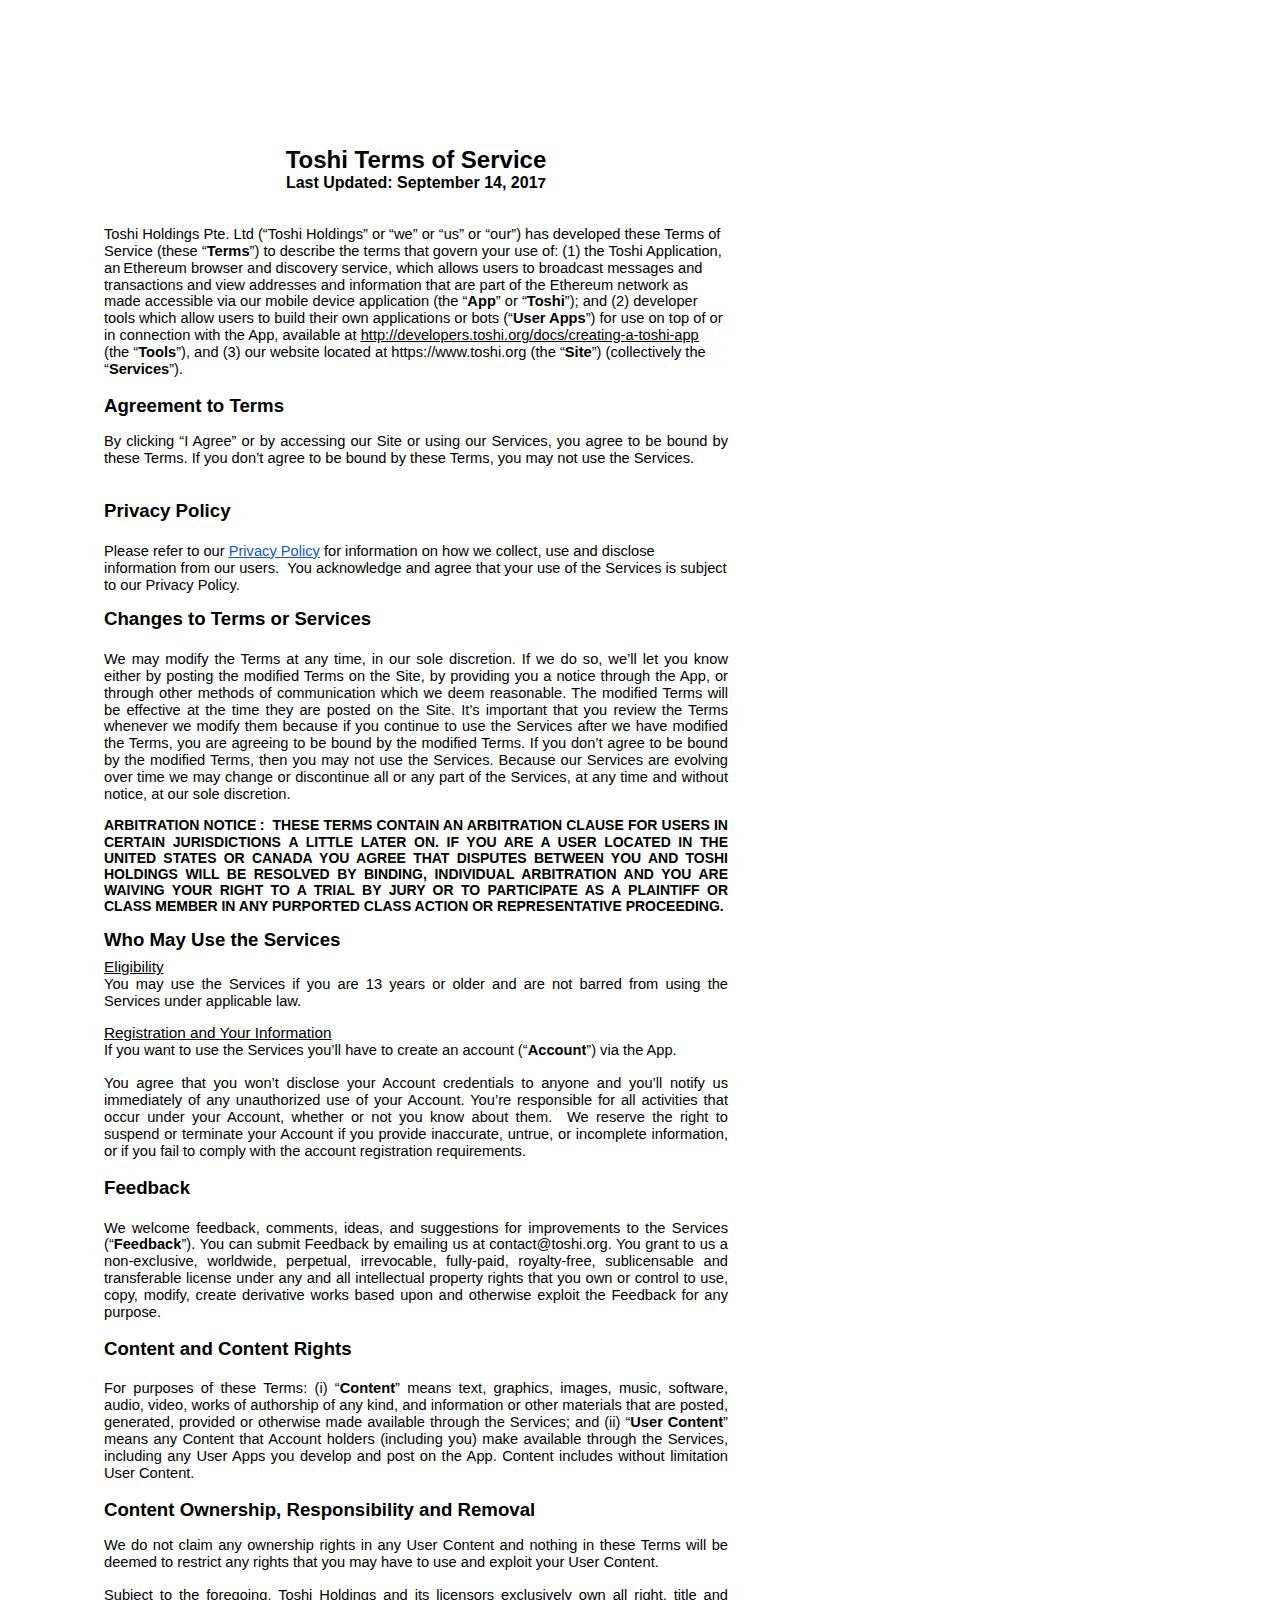
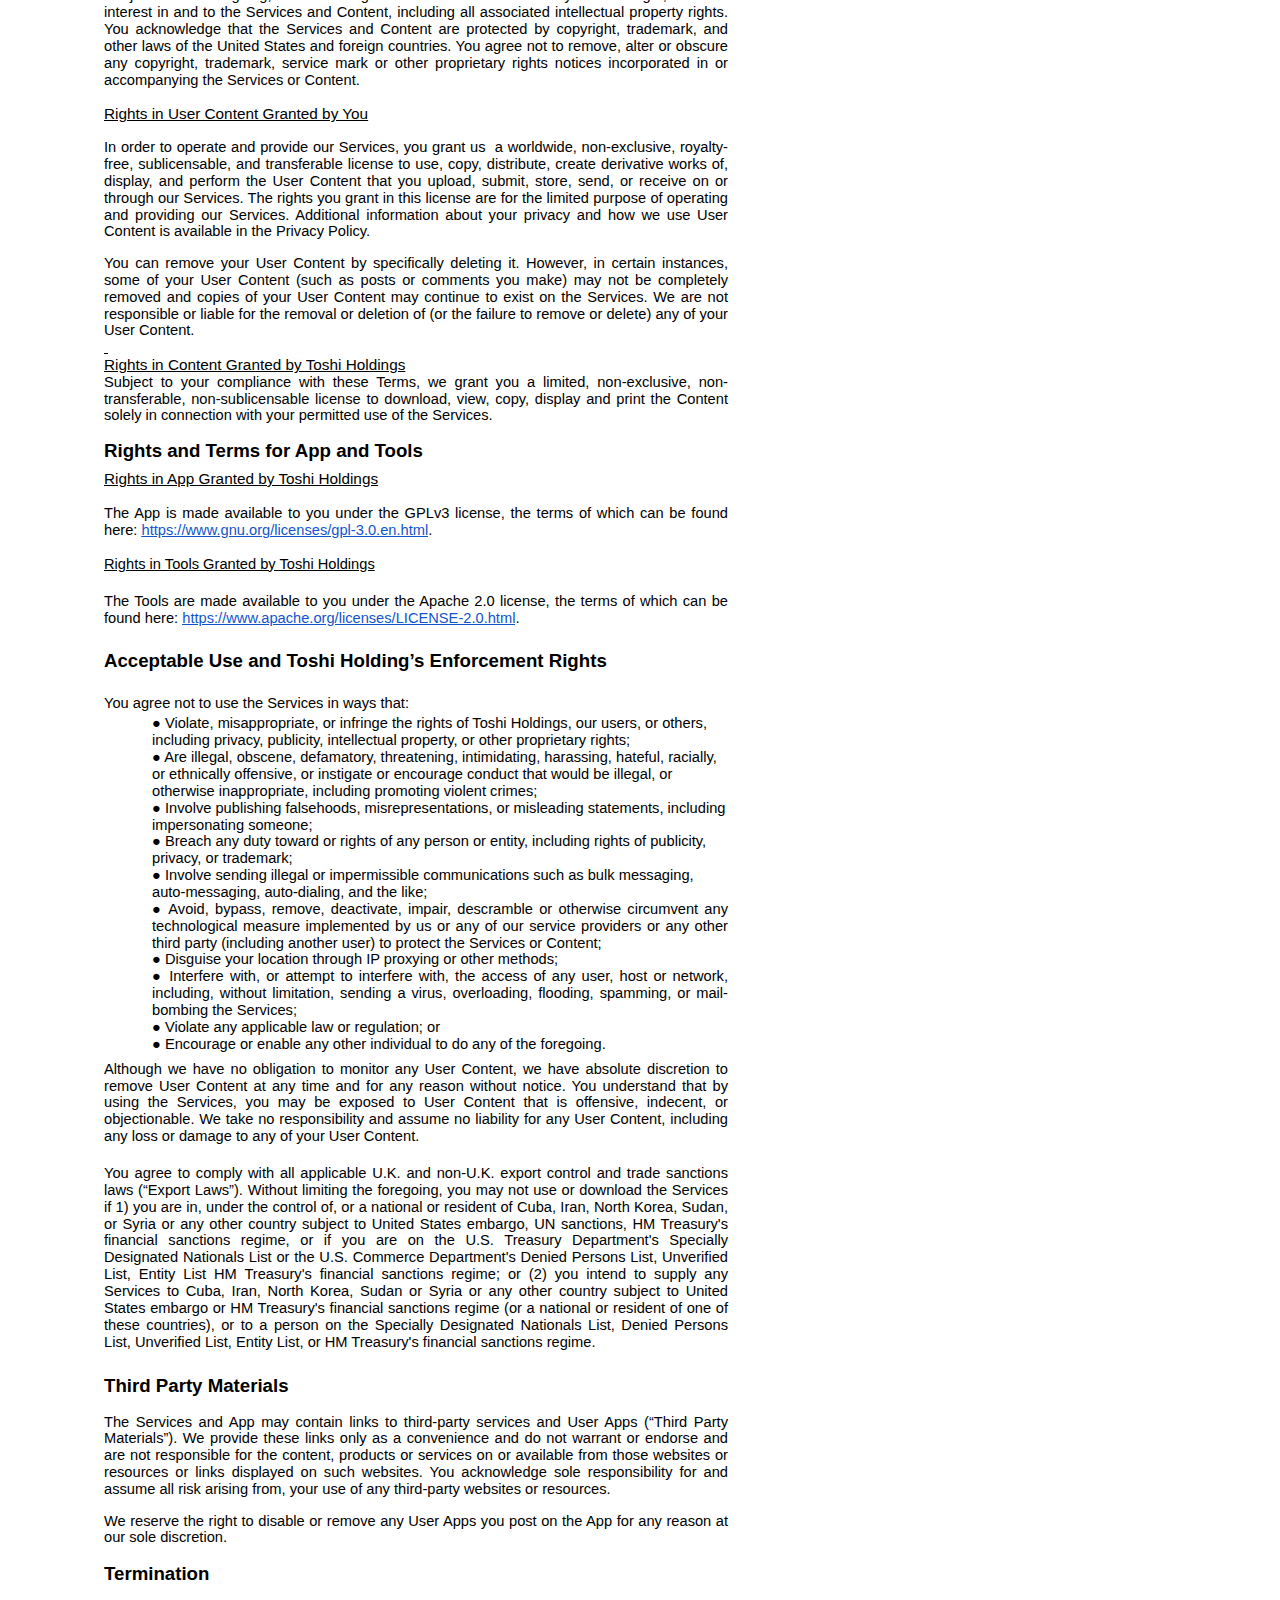
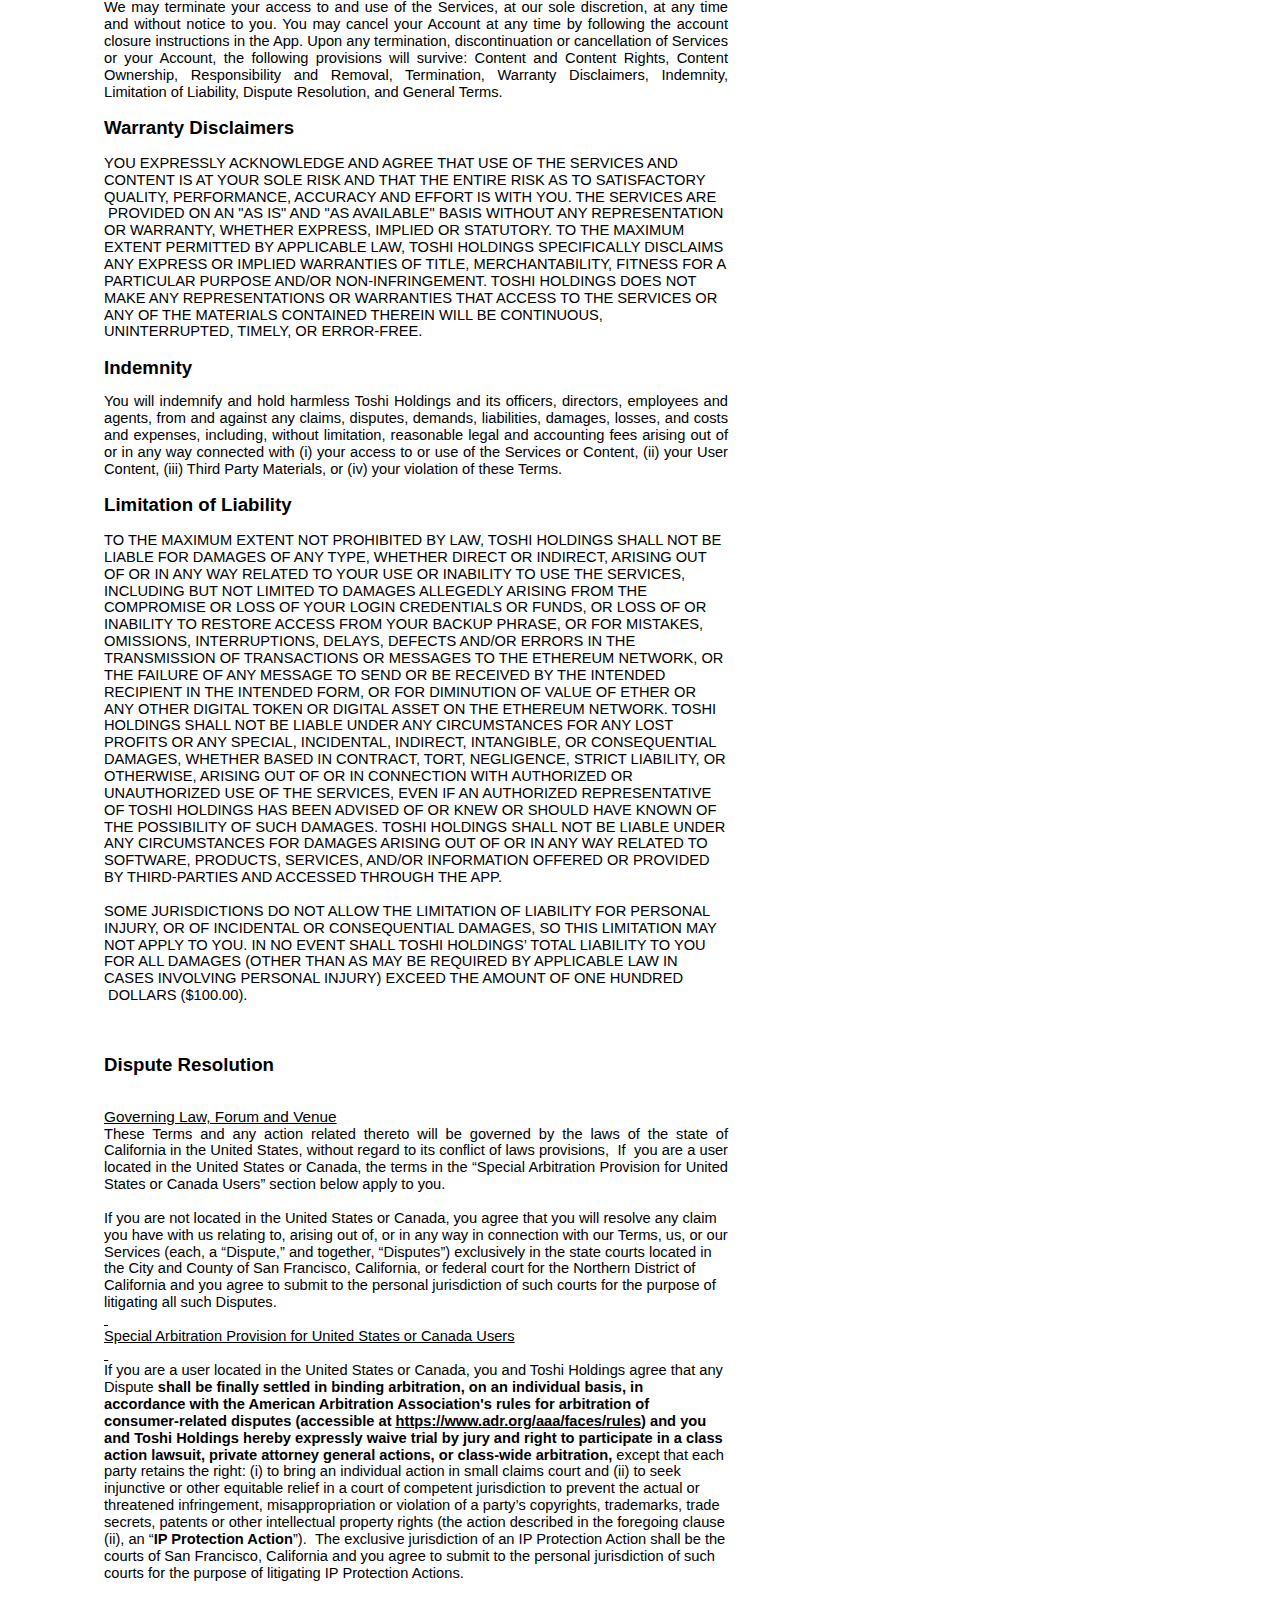
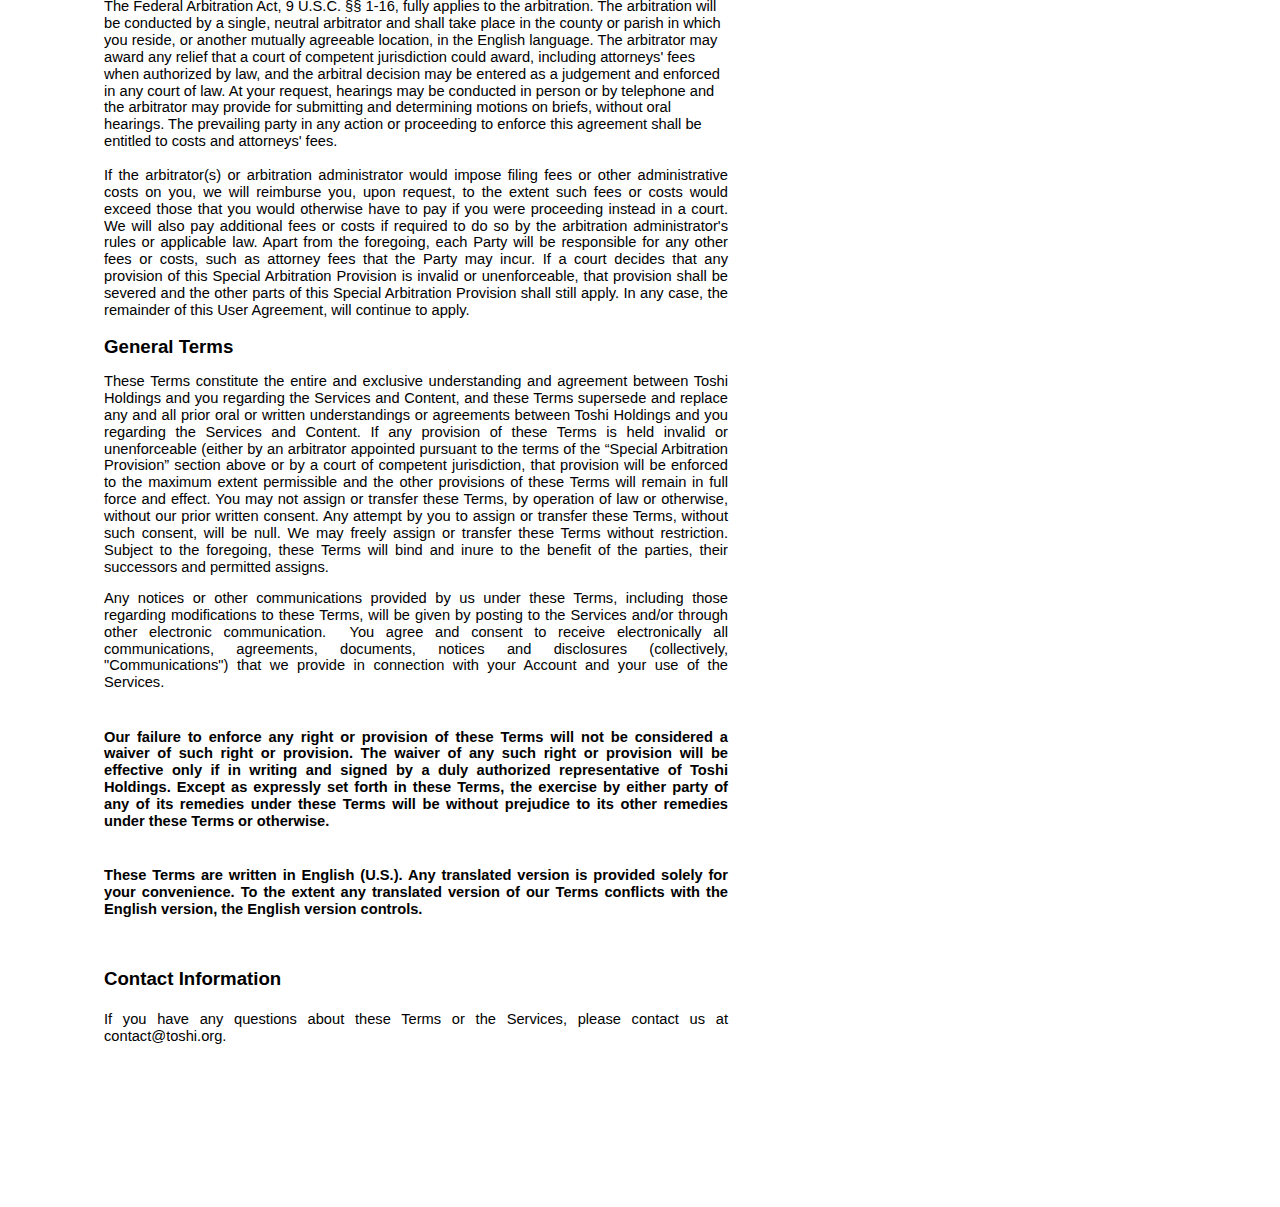
<file: terms-of-service/index.html>
<html><head><meta content="text/html; charset=UTF-8" http-equiv="content-type"><style type="text/css">@import url('https://themes.googleusercontent.com/fonts/css?kit=OPeqXG-QxW3ZD8BtmPikfA');.lst-kix_2u9dbyvgdg4y-2>li:before{content:"\0025a0  "}.lst-kix_2u9dbyvgdg4y-1>li:before{content:"\0025cb  "}.lst-kix_2u9dbyvgdg4y-3>li:before{content:"\0025cf  "}.lst-kix_2u9dbyvgdg4y-0>li:before{content:"\0025cf  "}.lst-kix_2u9dbyvgdg4y-4>li:before{content:"\0025cb  "}ul.lst-kix_roguehnntomr-1{list-style-type:none}ul.lst-kix_roguehnntomr-2{list-style-type:none}ul.lst-kix_roguehnntomr-0{list-style-type:none}.lst-kix_2u9dbyvgdg4y-6>li:before{content:"\0025cf  "}.lst-kix_2u9dbyvgdg4y-5>li:before{content:"\0025a0  "}.lst-kix_2u9dbyvgdg4y-7>li:before{content:"\0025cb  "}ul.lst-kix_roguehnntomr-5{list-style-type:none}ul.lst-kix_roguehnntomr-6{list-style-type:none}ul.lst-kix_roguehnntomr-3{list-style-type:none}ul.lst-kix_roguehnntomr-4{list-style-type:none}ul.lst-kix_roguehnntomr-7{list-style-type:none}ul.lst-kix_roguehnntomr-8{list-style-type:none}.lst-kix_roguehnntomr-1>li:before{content:"\0025cb  "}.lst-kix_roguehnntomr-0>li:before{content:"\0025cf  "}ul.lst-kix_hr1ahjinxdrb-0{list-style-type:none}ul.lst-kix_l4ic8vp9c35a-3{list-style-type:none}ul.lst-kix_hr1ahjinxdrb-1{list-style-type:none}ul.lst-kix_l4ic8vp9c35a-2{list-style-type:none}ul.lst-kix_hr1ahjinxdrb-2{list-style-type:none}ul.lst-kix_l4ic8vp9c35a-1{list-style-type:none}ul.lst-kix_hr1ahjinxdrb-3{list-style-type:none}ul.lst-kix_l4ic8vp9c35a-0{list-style-type:none}.lst-kix_2u9dbyvgdg4y-8>li:before{content:"\0025a0  "}ul.lst-kix_l4ic8vp9c35a-8{list-style-type:none}ul.lst-kix_l4ic8vp9c35a-7{list-style-type:none}ul.lst-kix_l4ic8vp9c35a-6{list-style-type:none}ul.lst-kix_l4ic8vp9c35a-5{list-style-type:none}ul.lst-kix_l4ic8vp9c35a-4{list-style-type:none}.lst-kix_fxq2kf4l5cqh-0>li:before{content:"\0025cf  "}.lst-kix_yc0rgfc14ijn-8>li:before{content:"\0025a0  "}.lst-kix_elb73ujtra2z-7>li:before{content:"\0025cb  "}.lst-kix_fxq2kf4l5cqh-1>li:before{content:"\0025cb  "}.lst-kix_elb73ujtra2z-5>li:before{content:"\0025a0  "}.lst-kix_yc0rgfc14ijn-5>li:before{content:"\0025a0  "}.lst-kix_elb73ujtra2z-6>li:before{content:"\0025cf  "}ul.lst-kix_hr1ahjinxdrb-8{list-style-type:none}.lst-kix_fxq2kf4l5cqh-5>li:before{content:"\0025a0  "}.lst-kix_fxq2kf4l5cqh-6>li:before{content:"\0025cf  "}ul.lst-kix_hr1ahjinxdrb-4{list-style-type:none}.lst-kix_yc0rgfc14ijn-6>li:before{content:"\0025cf  "}ul.lst-kix_hr1ahjinxdrb-5{list-style-type:none}ul.lst-kix_hr1ahjinxdrb-6{list-style-type:none}.lst-kix_yc0rgfc14ijn-7>li:before{content:"\0025cb  "}.lst-kix_elb73ujtra2z-0>li:before{content:"\0025cf  "}.lst-kix_elb73ujtra2z-8>li:before{content:"\0025a0  "}ul.lst-kix_hr1ahjinxdrb-7{list-style-type:none}.lst-kix_fxq2kf4l5cqh-8>li:before{content:"\0025a0  "}.lst-kix_fxq2kf4l5cqh-7>li:before{content:"\0025cb  "}.lst-kix_hcmdhk6otuvb-1>li:before{content:"\0025cb  "}.lst-kix_elb73ujtra2z-1>li:before{content:"\0025cb  "}.lst-kix_elb73ujtra2z-2>li:before{content:"\0025a0  "}.lst-kix_hcmdhk6otuvb-0>li:before{content:"\0025cf  "}.lst-kix_elb73ujtra2z-3>li:before{content:"\0025cf  "}ul.lst-kix_elb73ujtra2z-4{list-style-type:none}ul.lst-kix_elb73ujtra2z-5{list-style-type:none}ul.lst-kix_elb73ujtra2z-2{list-style-type:none}ul.lst-kix_elb73ujtra2z-3{list-style-type:none}ul.lst-kix_elb73ujtra2z-8{list-style-type:none}.lst-kix_elb73ujtra2z-4>li:before{content:"\0025cb  "}ul.lst-kix_elb73ujtra2z-6{list-style-type:none}ul.lst-kix_elb73ujtra2z-7{list-style-type:none}ul.lst-kix_yc0rgfc14ijn-1{list-style-type:none}ul.lst-kix_yc0rgfc14ijn-2{list-style-type:none}ul.lst-kix_yc0rgfc14ijn-0{list-style-type:none}ul.lst-kix_yc0rgfc14ijn-5{list-style-type:none}ul.lst-kix_yc0rgfc14ijn-6{list-style-type:none}ul.lst-kix_1yeuvou38by-0{list-style-type:none}ul.lst-kix_yc0rgfc14ijn-3{list-style-type:none}ul.lst-kix_yc0rgfc14ijn-4{list-style-type:none}ul.lst-kix_1yeuvou38by-2{list-style-type:none}ul.lst-kix_1yeuvou38by-1{list-style-type:none}ul.lst-kix_1yeuvou38by-4{list-style-type:none}ul.lst-kix_yc0rgfc14ijn-7{list-style-type:none}ul.lst-kix_1yeuvou38by-3{list-style-type:none}ul.lst-kix_yc0rgfc14ijn-8{list-style-type:none}ul.lst-kix_1yeuvou38by-6{list-style-type:none}ul.lst-kix_1yeuvou38by-5{list-style-type:none}ul.lst-kix_1yeuvou38by-8{list-style-type:none}ul.lst-kix_1yeuvou38by-7{list-style-type:none}.lst-kix_fxq2kf4l5cqh-4>li:before{content:"\0025cb  "}.lst-kix_fxq2kf4l5cqh-3>li:before{content:"\0025cf  "}.lst-kix_fxq2kf4l5cqh-2>li:before{content:"\0025a0  "}ul.lst-kix_hcmdhk6otuvb-2{list-style-type:none}ul.lst-kix_hcmdhk6otuvb-3{list-style-type:none}ul.lst-kix_hcmdhk6otuvb-4{list-style-type:none}ul.lst-kix_hcmdhk6otuvb-5{list-style-type:none}ul.lst-kix_hcmdhk6otuvb-0{list-style-type:none}ul.lst-kix_hcmdhk6otuvb-1{list-style-type:none}ul.lst-kix_2u9dbyvgdg4y-6{list-style-type:none}.lst-kix_l4ic8vp9c35a-8>li:before{content:"\0025a0  "}ul.lst-kix_2u9dbyvgdg4y-5{list-style-type:none}ul.lst-kix_2u9dbyvgdg4y-4{list-style-type:none}ul.lst-kix_2u9dbyvgdg4y-3{list-style-type:none}.lst-kix_hcmdhk6otuvb-7>li:before{content:"\0025cb  "}ul.lst-kix_elb73ujtra2z-0{list-style-type:none}ul.lst-kix_elb73ujtra2z-1{list-style-type:none}ul.lst-kix_2u9dbyvgdg4y-8{list-style-type:none}.lst-kix_l4ic8vp9c35a-7>li:before{content:"\0025cb  "}ul.lst-kix_2u9dbyvgdg4y-7{list-style-type:none}.lst-kix_hcmdhk6otuvb-4>li:before{content:"\0025cb  "}.lst-kix_hcmdhk6otuvb-8>li:before{content:"\0025a0  "}.lst-kix_l4ic8vp9c35a-4>li:before{content:"\0025cb  "}.lst-kix_hcmdhk6otuvb-3>li:before{content:"\0025cf  "}.lst-kix_l4ic8vp9c35a-6>li:before{content:"\0025cf  "}.lst-kix_l4ic8vp9c35a-5>li:before{content:"\0025a0  "}.lst-kix_hcmdhk6otuvb-2>li:before{content:"\0025a0  "}.lst-kix_yc0rgfc14ijn-0>li:before{content:"\0025cf  "}.lst-kix_l4ic8vp9c35a-0>li:before{content:"\0025cf  "}.lst-kix_1yeuvou38by-7>li:before{content:"\0025cb  "}.lst-kix_yc0rgfc14ijn-1>li:before{content:"\0025cb  "}.lst-kix_l4ic8vp9c35a-3>li:before{content:"\0025cf  "}.lst-kix_1yeuvou38by-8>li:before{content:"\0025a0  "}.lst-kix_yc0rgfc14ijn-4>li:before{content:"\0025cb  "}.lst-kix_hcmdhk6otuvb-5>li:before{content:"\0025a0  "}.lst-kix_yc0rgfc14ijn-2>li:before{content:"\0025a0  "}.lst-kix_l4ic8vp9c35a-2>li:before{content:"\0025a0  "}ul.lst-kix_hcmdhk6otuvb-6{list-style-type:none}ul.lst-kix_hcmdhk6otuvb-7{list-style-type:none}.lst-kix_yc0rgfc14ijn-3>li:before{content:"\0025cf  "}.lst-kix_l4ic8vp9c35a-1>li:before{content:"\0025cb  "}ul.lst-kix_hcmdhk6otuvb-8{list-style-type:none}.lst-kix_hcmdhk6otuvb-6>li:before{content:"\0025cf  "}ul.lst-kix_fxq2kf4l5cqh-2{list-style-type:none}ul.lst-kix_fxq2kf4l5cqh-3{list-style-type:none}ul.lst-kix_fxq2kf4l5cqh-4{list-style-type:none}ul.lst-kix_fxq2kf4l5cqh-5{list-style-type:none}ul.lst-kix_fxq2kf4l5cqh-0{list-style-type:none}ul.lst-kix_fxq2kf4l5cqh-1{list-style-type:none}.lst-kix_1yeuvou38by-0>li:before{content:"\0025cf  "}.lst-kix_hr1ahjinxdrb-3>li:before{content:"\0025cf  "}.lst-kix_hr1ahjinxdrb-4>li:before{content:"\0025cb  "}.lst-kix_1yeuvou38by-6>li:before{content:"\0025cf  "}.lst-kix_1yeuvou38by-5>li:before{content:"\0025a0  "}.lst-kix_1yeuvou38by-4>li:before{content:"\0025cb  "}.lst-kix_hr1ahjinxdrb-2>li:before{content:"\0025a0  "}.lst-kix_hr1ahjinxdrb-1>li:before{content:"\0025cb  "}.lst-kix_1yeuvou38by-1>li:before{content:"\0025cb  "}.lst-kix_1yeuvou38by-3>li:before{content:"\0025cf  "}ul.lst-kix_fxq2kf4l5cqh-6{list-style-type:none}ul.lst-kix_2u9dbyvgdg4y-2{list-style-type:none}.lst-kix_hr1ahjinxdrb-0>li:before{content:"\0025cf  "}ul.lst-kix_fxq2kf4l5cqh-7{list-style-type:none}ul.lst-kix_2u9dbyvgdg4y-1{list-style-type:none}ul.lst-kix_fxq2kf4l5cqh-8{list-style-type:none}ul.lst-kix_2u9dbyvgdg4y-0{list-style-type:none}.lst-kix_1yeuvou38by-2>li:before{content:"\0025a0  "}.lst-kix_roguehnntomr-2>li:before{content:"\0025a0  "}.lst-kix_roguehnntomr-3>li:before{content:"\0025cf  "}.lst-kix_roguehnntomr-4>li:before{content:"\0025cb  "}.lst-kix_roguehnntomr-6>li:before{content:"\0025cf  "}.lst-kix_roguehnntomr-5>li:before{content:"\0025a0  "}.lst-kix_roguehnntomr-7>li:before{content:"\0025cb  "}.lst-kix_hr1ahjinxdrb-6>li:before{content:"\0025cf  "}.lst-kix_hr1ahjinxdrb-5>li:before{content:"\0025a0  "}.lst-kix_hr1ahjinxdrb-7>li:before{content:"\0025cb  "}.lst-kix_roguehnntomr-8>li:before{content:"\0025a0  "}.lst-kix_hr1ahjinxdrb-8>li:before{content:"\0025a0  "}ol{margin:0;padding:0}table td,table th{padding:0}.c4{margin-left:36pt;padding-top:0pt;padding-left:0pt;padding-bottom:0pt;line-height:1.15;orphans:2;widows:2;text-align:justify}.c1{color:#000000;font-weight:400;text-decoration:none;vertical-align:baseline;font-size:11pt;font-family:"Arial";font-style:normal}.c5{color:#000000;font-weight:700;text-decoration:none;vertical-align:baseline;font-size:14pt;font-family:"Arial";font-style:normal}.c9{color:#000000;font-weight:400;text-decoration:none;vertical-align:baseline;font-size:10.5pt;font-family:"Arial";font-style:normal}.c17{color:#000000;font-weight:400;text-decoration:none;vertical-align:baseline;font-size:8pt;font-family:"Arial";font-style:normal}.c16{color:#000000;font-weight:400;text-decoration:underline;vertical-align:baseline;font-size:11pt;font-family:"Arial";font-style:normal}.c10{color:#000000;font-weight:400;text-decoration:underline;vertical-align:baseline;font-size:11.5pt;font-family:"Arial";font-style:normal}.c13{padding-top:0pt;padding-bottom:3pt;line-height:1.15;orphans:2;widows:2;text-align:justify}.c19{padding-top:0pt;padding-bottom:6pt;line-height:1.15;orphans:2;widows:2;text-align:left}.c21{padding-top:0pt;padding-bottom:14pt;line-height:1.15;orphans:2;widows:2;text-align:justify}.c3{padding-top:0pt;padding-bottom:0pt;line-height:1.15;orphans:2;widows:2;text-align:center}.c24{padding-top:0pt;padding-bottom:15pt;line-height:1.15;orphans:2;widows:2;text-align:justify}.c36{color:#000000;font-weight:400;text-decoration:none;vertical-align:baseline;font-family:"Roboto";font-style:normal}.c8{padding-top:0pt;padding-bottom:0pt;line-height:1.15;orphans:2;widows:2;text-align:justify}.c15{color:#000000;text-decoration:none;vertical-align:baseline;font-size:10.5pt;font-family:"Arial";font-style:normal}.c32{padding-top:0pt;padding-bottom:0pt;line-height:1.15;orphans:2;widows:2;text-align:right}.c22{padding-top:0pt;padding-bottom:6pt;line-height:1.15;orphans:2;widows:2;text-align:justify}.c7{padding-top:0pt;padding-bottom:0pt;line-height:1.15;orphans:2;widows:2;text-align:left}.c37{font-weight:400;text-decoration:none;vertical-align:baseline;font-family:"Arial";font-style:italic}.c34{padding-top:24pt;padding-bottom:0pt;line-height:1.15;text-align:justify}.c27{text-decoration:none;vertical-align:baseline;font-family:"Arial";font-style:normal}.c12{padding-top:14pt;padding-bottom:0pt;line-height:1.15;text-align:justify}.c30{color:#000000;font-weight:400;font-size:11.5pt}.c11{margin-left:36pt;padding-left:0pt}.c28{padding:0;margin:0}.c20{font-size:11pt;color:#000000}.c18{color:#1155cc;text-decoration:underline}.c2{color:inherit;text-decoration:inherit}.c35{color:#000000;font-size:11.5pt}.c31{color:#000000;font-size:18pt}.c33{max-width:468pt;padding:72pt 72pt 72pt 72pt}.c25{font-size:12pt}.c0{background-color:#ffffff}.c29{text-decoration:underline}.c23{font-size:8pt}.c14{height:11pt}.c26{font-size:10.5pt}.c6{font-weight:700}.title{padding-top:0pt;color:#000000;font-size:26pt;padding-bottom:3pt;font-family:"Arial";line-height:1.15;page-break-after:avoid;orphans:2;widows:2;text-align:left}.subtitle{padding-top:0pt;color:#666666;font-size:15pt;padding-bottom:16pt;font-family:"Arial";line-height:1.15;page-break-after:avoid;orphans:2;widows:2;text-align:left}li{color:#000000;font-size:11pt;font-family:"Arial"}p{margin:0;color:#000000;font-size:11pt;font-family:"Arial"}h1{padding-top:20pt;color:#000000;font-size:20pt;padding-bottom:6pt;font-family:"Arial";line-height:1.15;page-break-after:avoid;orphans:2;widows:2;text-align:left}h2{padding-top:18pt;color:#000000;font-size:16pt;padding-bottom:6pt;font-family:"Arial";line-height:1.15;page-break-after:avoid;orphans:2;widows:2;text-align:left}h3{padding-top:16pt;color:#434343;font-size:14pt;padding-bottom:4pt;font-family:"Arial";line-height:1.15;page-break-after:avoid;orphans:2;widows:2;text-align:left}h4{padding-top:14pt;color:#666666;font-size:12pt;padding-bottom:4pt;font-family:"Arial";line-height:1.15;page-break-after:avoid;orphans:2;widows:2;text-align:left}h5{padding-top:12pt;color:#666666;font-size:11pt;padding-bottom:4pt;font-family:"Arial";line-height:1.15;page-break-after:avoid;orphans:2;widows:2;text-align:left}h6{padding-top:12pt;color:#666666;font-size:11pt;padding-bottom:4pt;font-family:"Arial";line-height:1.15;page-break-after:avoid;font-style:italic;orphans:2;widows:2;text-align:left}</style></head><body class="c0 c33"><div><p class="c7 c14"><span class="c20 c37"></span></p></div><p class="c32"><span class="c27 c31 c0 c6">&nbsp;</span></p><p class="c3"><span class="c27 c0 c6 c31">Toshi Terms of Service</span></p><p class="c3"><span class="c0 c6 c25">Last Updated: September 14, 201</span><span class="c27 c0 c6 c35">7</span></p><p class="c7"><span class="c1 c0">&nbsp;</span></p><p class="c7"><span class="c1 c0">&nbsp;</span></p><p class="c7"><span>Toshi Holdings Pte. Ltd</span><span class="c0">&nbsp;(&ldquo;Toshi Holdings&rdquo; or &ldquo;we&rdquo; or &ldquo;us&rdquo; or &ldquo;our&rdquo;) has developed these Terms of Service (these &ldquo;</span><span class="c0 c6">Terms</span><span class="c0">&rdquo;) to describe the terms that govern your use of: (1) the Toshi Application, an</span><span class="c0 c23">&nbsp;</span><span class="c0">Ethereum browser and discovery service, which allows users to broadcast messages and transactions and view addresses and information that are part of the Ethereum network as made accessible via our mobile device application (the &ldquo;</span><span class="c0 c6">App</span><span class="c0">&rdquo; or &ldquo;</span><span class="c0 c6">Toshi</span><span class="c0">&rdquo;); and (2) developer tools which allow users to build their own applications or bots (&ldquo;</span><span class="c0 c6">User Apps</span><span class="c0">&rdquo;) for use on top of or in connection with the App, available at</span><span class="c0"><a class="c2" href="https://www.google.com/url?q=http://developers.tokenbrowser.com/docs/creating-a-token-app&amp;sa=D&amp;ust=1505743884869000&amp;usg=AFQjCNEEJ5Ypyzt8tks8Xc0NxOou3PHm2w">&nbsp;</a></span><span class="c0 c29"><a class="c2" href="https://www.google.com/url?q=http://developers.tokenbrowser.com/docs/creating-a-token-app&amp;sa=D&amp;ust=1505743884869000&amp;usg=AFQjCNEEJ5Ypyzt8tks8Xc0NxOou3PHm2w">http://developers.toshi.org/docs/creating-a-toshi-app</a></span><span class="c0">&nbsp; (the &ldquo;</span><span class="c0 c6">Tools</span><span class="c0">&rdquo;), and (3) our website located at</span><span class="c0">&nbsp;https://www.</span><span class="c0">toshi.org (the &ldquo;</span><span class="c0 c6">Site</span><span class="c0">&rdquo;) (collectively the &ldquo;</span><span class="c0 c6">Services</span><span class="c1 c0">&rdquo;).</span></p><p class="c8"><span class="c1 c0">&nbsp;</span></p><p class="c8"><span class="c5 c0">Agreement to Terms</span></p><p class="c8"><span class="c1 c0">&nbsp;</span></p><p class="c8"><span class="c0">By clicking &ldquo;I Agree&rdquo; or by accessing our Site or using our Services, you agree to be bound by these Terms. If you don&rsquo;t agree to be bound by these Terms, you may not use the Services.</span></p><p class="c14 c21"><span class="c27 c20 c0 c6"></span></p><p class="c8"><span class="c5 c0">Privacy Policy</span></p><p class="c8"><span class="c5 c0">&nbsp;</span></p><p class="c7"><span class="c0">Please refer to our </span><span class="c18 c0"><a class="c2" href="https://www.google.com/url?q=https://www.toshi.org/privacy-policy&amp;sa=D&amp;ust=1505743884871000&amp;usg=AFQjCNFG5yBiQrr27RloSeK8ZboE4qCQ-A">Privacy Policy</a></span><span class="c1 c0">&nbsp;for information on how we collect, use and disclose information from our users. &nbsp;You acknowledge and agree that your use of the Services is subject to our Privacy Policy.</span></p><p class="c7 c14"><span class="c1 c0"></span></p><p class="c8"><span class="c5 c0">Changes to Terms or Services</span></p><p class="c8"><span class="c5 c0">&nbsp;</span></p><p class="c8"><span class="c0">We may modify the Terms at any time, in our sole discretion. If we do so, we&rsquo;ll let you know either by posting the modified Terms on the Site, by providing you a notice through the App, or through other methods of communication which we deem reasonable. The modified Terms will be effective at the time they are posted on the Site. It&rsquo;s important that you review the Terms whenever we modify them because if you continue to use the Services after we have modified the Terms, you are agreeing to be bound by the modified Terms. If you don&rsquo;t agree to be bound by the modified Terms, then you may not use the Services. Because our Services are evolving over time we may change or discontinue all or any part of the Services, at any time and without notice, at our sole discretion</span><span class="c0">.</span></p><p class="c8 c14"><span class="c1 c0"></span></p><p class="c8"><span class="c0 c26 c6">ARBITRATION NOTICE</span><span class="c0 c23">&nbsp;</span><span class="c0 c26 c6">: </span><span class="c0 c26 c6">&nbsp;THESE TERMS CONTAIN AN </span><span class="c0 c26 c6">ARBITRATION CLAUSE FOR USERS IN CERTAIN JURISDICTIONS</span><span class="c0 c6 c26">&nbsp;A LITTLE LATER ON. </span><span class="c0 c26 c6">IF YOU ARE A USER LOCATED IN THE UNITED STATES OR CANADA YOU AGREE THAT DISPUTES BETWEEN YOU AND TOSHI HOLDINGS WILL BE RESOLVED BY BINDING, INDIVIDUAL ARBITRATION AND YOU ARE WAIVING YOUR RIGHT TO A TRIAL BY JURY OR TO PARTICIPATE AS A PLAINTIFF OR CLASS MEMBER IN ANY PURPORTED CLASS ACTION OR REPRESENTATIVE PROCEEDING.</span></p><p class="c8 c14"><span class="c15 c0 c6"></span></p><p class="c19"><span class="c5 c0">Who May Use the Services</span></p><p class="c7"><span class="c10 c0">Eligibility</span></p><p class="c8"><span class="c0">You may use the Services if </span><span class="c0">you are 13 years or older</span><span class="c1 c0">&nbsp;and are not barred from using the Services under applicable law. &nbsp;</span></p><p class="c8 c14"><span class="c1 c0"></span></p><p class="c7"><span class="c10 c0">Registration and Your Information</span></p><p class="c8"><span class="c0">If you want to use the Services you&rsquo;ll have to create an account (&ldquo;</span><span class="c0 c6">Account</span><span class="c1 c0">&rdquo;) via the App.</span></p><p class="c8"><span class="c1 c0">&nbsp;</span></p><p class="c8"><span class="c1 c0">You agree that you won&rsquo;t disclose your Account credentials to anyone and you&rsquo;ll notify us immediately of any unauthorized use of your Account. You&rsquo;re responsible for all activities that occur under your Account, whether or not you know about them. &nbsp;We reserve the right to suspend or terminate your Account if you provide inaccurate, untrue, or incomplete information, or if you fail to comply with the account registration requirements.</span></p><p class="c8"><span class="c1 c0">&nbsp;</span></p><p class="c8"><span class="c5 c0">Feedback</span></p><p class="c8"><span class="c0 c5">&nbsp;</span></p><p class="c8"><span class="c0">We welcome feedback, comments, ideas, and suggestions for improvements to the Services (&ldquo;</span><span class="c0 c6">Feedback</span><span class="c0">&rdquo;). You can submit Feedback by emailing us at </span><span class="c0">contact@t</span><span class="c0">oshi.org</span><span class="c1 c0">. You grant to us a non-exclusive, worldwide, perpetual, irrevocable, fully-paid, royalty-free, sublicensable and transferable license under any and all intellectual property rights that you own or control to use, copy, modify, create derivative works based upon and otherwise exploit the Feedback for any purpose.</span></p><p class="c8"><span class="c1 c0">&nbsp;</span></p><p class="c8"><span class="c5 c0">Content and Content Rights</span></p><p class="c8"><span class="c5 c0">&nbsp;</span></p><p class="c8"><span class="c0">For purposes of these Terms: (i) &ldquo;</span><span class="c0 c6">Content</span><span class="c0">&rdquo; means text, </span><span class="c0">graphics, images, music, software, audio, video</span><span class="c0">, works of authorship of any kind, and information or other materials that are posted, generated, provided or otherwise made available through the Services; and (ii) &ldquo;</span><span class="c0 c6">User Content</span><span class="c1 c0">&rdquo; means any Content that Account holders (including you) make available through the Services, including any User Apps you develop and post on the App. Content includes without limitation User Content.</span></p><p class="c8"><span class="c1 c0">&nbsp;</span></p><p class="c8"><span class="c5 c0">Content Ownership, Responsibility and Removal</span></p><p class="c8"><span class="c1 c0">&nbsp;</span></p><p class="c8"><span class="c1 c0">We do not claim any ownership rights in any User Content and nothing in these Terms will be deemed to restrict any rights that you may have to use and exploit your User Content.</span></p><p class="c8"><span class="c1 c0">&nbsp;</span></p><p class="c8"><span class="c0">Subject to the foregoing, Toshi Holdings and its licensors exclusively own all right, title and interest in and to the Services and </span><span class="c0">Content</span><span class="c1 c0">, including all associated intellectual property rights. You acknowledge that the Services and Content are protected by copyright, trademark, and other laws of the United States and foreign countries. You agree not to remove, alter or obscure any copyright, trademark, service mark or other proprietary rights notices incorporated in or accompanying the Services or Content.</span></p><p class="c8"><span class="c1 c0">&nbsp;</span></p><p class="c8"><span class="c0 c10">Rights in User Content Granted by You</span></p><p class="c7"><span class="c9 c0">&nbsp;</span></p><p class="c8"><span class="c0">In order to operate and provide our Services, you grant us &nbsp;a worldwide, non-exclusive, royalty-free, sublicensable, and transferable license to use, copy, distribute, create derivative works of, display, and perform the User Content that you upload, submit, store, send, or receive on or through our Services. The rights you grant in this license are for the limited purpose of operating and providing our </span><span class="c0">Services</span><span class="c1 c0">. Additional information about your privacy and how we use User Content is available in the Privacy Policy. </span></p><p class="c8 c14"><span class="c1 c0"></span></p><p class="c8"><span class="c1 c0">You can remove your User Content by specifically deleting it. However, in certain instances, some of your User Content (such as posts or comments you make) may not be completely removed and copies of your User Content may continue to exist on the Services. We are not responsible or liable for the removal or deletion of (or the failure to remove or delete) any of your User Content.</span></p><p class="c8"><span class="c16 c0">&nbsp;</span></p><p class="c8"><span class="c10 c0">Rights in Content Granted by Toshi Holdings</span></p><p class="c8"><span class="c0">Subject to your compliance with these Terms, we grant you a limited, non-exclusive, non-transferable, non-sublicensable license to download, view, copy, display and print the Content solely in connection with your permitted use of the Services.</span></p><p class="c8"><span class="c15 c0 c6">&nbsp;</span></p><p class="c22"><span class="c5 c0">Rights and Terms for App and Tools</span></p><p class="c8"><span class="c10 c0">Rights in App Granted by Toshi Holdings</span></p><p class="c8"><span class="c27 c0 c30">&nbsp;</span></p><p class="c8"><span class="c0">The App is made available to you under the GPLv3 license, the terms of which can be found here: </span><span class="c18 c0"><a class="c2" href="https://www.google.com/url?q=https://www.gnu.org/licenses/gpl-3.0.en.html&amp;sa=D&amp;ust=1505743884878000&amp;usg=AFQjCNEHXmioZje_sx27YpmhlfelJv-LJw">https://www.gnu.org/licenses/gpl-3.0.en.</a></span><span class="c18 c0"><a class="c2" href="https://www.google.com/url?q=https://www.gnu.org/licenses/gpl-3.0.en.html&amp;sa=D&amp;ust=1505743884878000&amp;usg=AFQjCNEHXmioZje_sx27YpmhlfelJv-LJw">html</a></span><span class="c0 c1">. </span></p><p class="c8"><span class="c1 c0">&nbsp;</span></p><p class="c8"><span class="c0 c16">Rights in Tools Granted by Toshi Holdings</span></p><p class="c13"><span class="c15 c0 c6">&nbsp;</span></p><p class="c13"><span class="c0">The Tools are made available to you under the Apache 2.0 license, the terms of which can be found here: </span><span class="c0 c18"><a class="c2" href="https://www.google.com/url?q=https://www.apache.org/licenses/LICENSE-2.0.html&amp;sa=D&amp;ust=1505743884879000&amp;usg=AFQjCNGmCscWVhuFvRHkTt5zMc_jJFOwSw">https://www.apache.org/licenses/LICENSE-2.0.html</a></span><span class="c1 c0">. </span></p><p class="c13"><span class="c0 c6 c15">&nbsp;</span></p><p class="c13"><span class="c5 c0">Acceptable Use and Toshi Holding&rsquo;s Enforcement Rights</span></p><p class="c13 c14"><span class="c5 c0"></span></p><p class="c13"><span class="c1 c0">You agree not to use the Services in ways that:</span></p><ul class="c28 lst-kix_elb73ujtra2z-0 start"><li class="c7 c11"><span class="c1 c0">Violate, misappropriate, or infringe the rights of Toshi Holdings, our users, or others, including privacy, publicity, intellectual property, or other proprietary rights;</span></li><li class="c7 c11"><span class="c0">Are illegal, obscene, defamatory, threatening, intimidating, harassing, hateful, racially, or ethnically offensive, or instigate or encourage conduct that would be illegal, or otherwise inappropriate, including promoting violent </span><span class="c0">crimes</span><span class="c1 c0">;</span></li><li class="c7 c11"><span class="c1 c0">Involve publishing falsehoods, misrepresentations, or misleading statements, including impersonating someone; </span></li><li class="c7 c11"><span class="c1 c0">Breach any duty toward or rights of any person or entity, including rights of publicity, privacy, or trademark;</span></li><li class="c7 c11"><span class="c1 c0">Involve sending illegal or impermissible communications such as bulk messaging, auto-messaging, auto-dialing, and the like;</span></li><li class="c4"><span class="c1 c0">Avoid, bypass, remove, deactivate, impair, descramble or otherwise circumvent any technological measure implemented by us or any of our service providers or any other third party (including another user) to protect the Services or Content;</span></li><li class="c4"><span class="c1 c0">Disguise your location through IP proxying or other methods;</span></li><li class="c4"><span class="c1 c0">Interfere with, or attempt to interfere with, the access of any user, host or network, including, without limitation, sending a virus, overloading, flooding, spamming, or mail-bombing the Services;</span></li><li class="c4"><span class="c1 c0">Violate any applicable law or regulation; or</span></li><li class="c22 c11"><span class="c1 c0">Encourage or enable any other individual to do any of the foregoing.</span></li></ul><p class="c24"><span class="c1 c0">Although we have no obligation to monitor any User Content, we have absolute discretion to remove User Content at any time and for any reason without notice. You understand that by using the Services, you may be exposed to User Content that is offensive, indecent, or objectionable. We take no responsibility and assume no liability for any User Content, including any loss or damage to any of your User Content.</span></p><p class="c22"><span class="c0">You agree to comply with all applicable U.K. and non-U.K. export control and trade sanctions laws (&ldquo;Export Laws&rdquo;). Without limiting the foregoing, you may not use or download the Services if 1) you are in, under the control of, or a national or resident of Cuba, Iran, North Korea, Sudan, or Syria or any other country subject to United States embargo, UN sanctions, HM Treasury&#39;s financial sanctions regime, or if you are on the U.S. Treasury Department&#39;s Specially Designated Nationals List or the U.S. Commerce Department&#39;s Denied Persons List, Unverified List, Entity List HM Treasury&#39;s financial sanctions regime; or (2) you intend to supply any Services to Cuba, Iran, North Korea, Sudan or Syria or any other country subject to United States embargo or HM Treasury&#39;s financial sanctions regime (or a national or resident of one of these countries), or to a person on the Specially Designated Nationals List, Denied Persons List, Unverified List, Entity List, or HM Treasury&#39;s financial sanctions </span><span class="c0">regime</span><span class="c0">.</span></p><p class="c8"><span class="c1 c0">&nbsp;</span></p><p class="c8"><span class="c5 c0">Third Party Materials</span></p><p class="c8"><span class="c1 c0">&nbsp;</span></p><p class="c8"><span class="c0">The Services and App may contain links to third-party services and User Apps (&ldquo;Third Party Materials&rdquo;). We provide these links only as a convenience and do not warrant or endorse and are not responsible for the content, products or services on or available from those websites or resources or links displayed on such websites. You acknowledge sole responsibility for and assume all risk arising from, your use of any third-party websites or </span><span class="c0">resources</span><span class="c1 c0">.</span></p><p class="c8 c14"><span class="c1 c0"></span></p><p class="c8"><span class="c1 c0">We reserve the right to disable or remove any User Apps you post on the App for any reason at our sole discretion. </span></p><p class="c8"><span class="c1 c0">&nbsp;</span></p><p class="c8"><span class="c5 c0">Termination</span></p><p class="c8 c14"><span class="c5 c0"></span></p><p class="c8"><span class="c0">We may terminate your access to and use of the Services, at our sole discretion, at any time and without notice to you. </span><span class="c0">You may cancel your Account at any time by following the account closure instructions in the App.</span><span class="c1 c0">&nbsp;Upon any termination, discontinuation or cancellation of Services or your Account, the following provisions will survive: Content and Content Rights, Content Ownership, Responsibility and Removal, Termination, Warranty Disclaimers, Indemnity, Limitation of Liability, Dispute Resolution, and General Terms.</span></p><p class="c8"><span class="c1 c0">&nbsp;</span></p><p class="c8"><span class="c5 c0">Warranty Disclaimers</span></p><p class="c8"><span class="c15 c0 c6">&nbsp;</span></p><p class="c7"><span class="c1 c0">YOU EXPRESSLY ACKNOWLEDGE AND AGREE THAT USE OF THE SERVICES AND CONTENT IS AT YOUR SOLE RISK AND THAT THE ENTIRE RISK AS TO SATISFACTORY QUALITY, PERFORMANCE, ACCURACY AND EFFORT IS WITH YOU. THE SERVICES ARE &nbsp;PROVIDED ON AN &quot;AS IS&quot; AND &quot;AS AVAILABLE&quot; BASIS WITHOUT ANY REPRESENTATION OR WARRANTY, WHETHER EXPRESS, IMPLIED OR STATUTORY. TO THE MAXIMUM EXTENT PERMITTED BY APPLICABLE LAW, TOSHI HOLDINGS SPECIFICALLY DISCLAIMS ANY EXPRESS OR IMPLIED WARRANTIES OF TITLE, MERCHANTABILITY, FITNESS FOR A PARTICULAR PURPOSE AND/OR NON-INFRINGEMENT. TOSHI HOLDINGS DOES NOT MAKE ANY REPRESENTATIONS OR WARRANTIES THAT ACCESS TO THE SERVICES OR ANY OF THE MATERIALS CONTAINED THEREIN WILL BE CONTINUOUS, UNINTERRUPTED, TIMELY, OR ERROR-FREE.</span></p><p class="c8"><span class="c20 c0 c6 c27">&nbsp;</span></p><p class="c8"><span class="c5 c0">Indemnity</span></p><p class="c8 c14"><span class="c5 c0"></span></p><p class="c8"><span class="c0">You will indemnify and hold harmless Toshi Holdings and its officers, directors, employees and agents, from and against any claims, disputes, demands, liabilities, damages, losses, and costs and expenses, including, without limitation, reasonable legal and accounting fees arising out of or in any way connected with (i) your access to or use of the Services or Content, (ii) your User Content, (iii) </span><span class="c0">Third Party Materials</span><span class="c1 c0">, or (iv) your violation of these Terms.</span></p><p class="c8"><span class="c27 c20 c0 c6">&nbsp;</span></p><p class="c8"><span class="c5 c0">Limitation of Liability</span></p><p class="c8"><span class="c9 c0">&nbsp;</span></p><p class="c7"><span class="c1 c0">TO THE MAXIMUM EXTENT NOT PROHIBITED BY LAW, TOSHI HOLDINGS SHALL NOT BE LIABLE FOR DAMAGES OF ANY TYPE, WHETHER DIRECT OR INDIRECT, ARISING OUT OF OR IN ANY WAY RELATED TO YOUR USE OR INABILITY TO USE THE SERVICES, INCLUDING BUT NOT LIMITED TO DAMAGES ALLEGEDLY ARISING FROM THE COMPROMISE OR LOSS OF YOUR LOGIN CREDENTIALS OR FUNDS, OR LOSS OF OR INABILITY TO RESTORE ACCESS FROM YOUR BACKUP PHRASE, OR FOR MISTAKES, OMISSIONS, INTERRUPTIONS, DELAYS, DEFECTS AND/OR ERRORS IN THE TRANSMISSION OF TRANSACTIONS OR MESSAGES TO THE ETHEREUM NETWORK, OR THE FAILURE OF ANY MESSAGE TO SEND OR BE RECEIVED BY THE INTENDED RECIPIENT IN THE INTENDED FORM, OR FOR DIMINUTION OF VALUE OF ETHER OR ANY OTHER DIGITAL TOKEN OR DIGITAL ASSET ON THE ETHEREUM NETWORK. TOSHI HOLDINGS SHALL NOT BE LIABLE UNDER ANY CIRCUMSTANCES FOR ANY LOST PROFITS OR ANY SPECIAL, INCIDENTAL, INDIRECT, INTANGIBLE, OR CONSEQUENTIAL DAMAGES, WHETHER BASED IN CONTRACT, TORT, NEGLIGENCE, STRICT LIABILITY, OR OTHERWISE, ARISING OUT OF OR IN CONNECTION WITH AUTHORIZED OR UNAUTHORIZED USE OF THE SERVICES, EVEN IF AN AUTHORIZED REPRESENTATIVE OF TOSHI HOLDINGS HAS BEEN ADVISED OF OR KNEW OR SHOULD HAVE KNOWN OF THE POSSIBILITY OF SUCH DAMAGES. TOSHI HOLDINGS SHALL NOT BE LIABLE UNDER ANY CIRCUMSTANCES FOR DAMAGES ARISING OUT OF OR IN ANY WAY RELATED TO SOFTWARE, PRODUCTS, SERVICES, AND/OR INFORMATION OFFERED OR PROVIDED BY THIRD-PARTIES AND ACCESSED THROUGH THE APP.</span></p><p class="c7"><span class="c1 c0">&nbsp;</span></p><p class="c7"><span class="c1 c0">SOME JURISDICTIONS DO NOT ALLOW THE LIMITATION OF LIABILITY FOR PERSONAL INJURY, OR OF INCIDENTAL OR CONSEQUENTIAL DAMAGES, SO THIS LIMITATION MAY NOT APPLY TO YOU. IN NO EVENT SHALL TOSHI HOLDINGS&rsquo; TOTAL LIABILITY TO YOU FOR ALL DAMAGES (OTHER THAN AS MAY BE REQUIRED BY APPLICABLE LAW IN CASES INVOLVING PERSONAL INJURY) EXCEED THE AMOUNT OF ONE HUNDRED &nbsp;DOLLARS ($100.00).</span></p><h1 class="c34" id="h.mbhlq0ka1pz1"><span class="c5 c0">Dispute Resolution</span></h1><p class="c7 c14"><span class="c1"></span></p><p class="c8"><span class="c10 c0">Governing Law, Forum and Venue</span></p><p class="c8"><span class="c0">These Terms and any action related thereto will be governed by the laws of the state of California in the United States,</span><span class="c0">&nbsp;</span><span class="c1 c0">without regard to its conflict of laws provisions, &nbsp;If &nbsp;you are a user located in the United States or Canada, the terms in the &ldquo;Special Arbitration Provision for United States or Canada Users&rdquo; section below apply to you. </span></p><p class="c7"><span class="c1 c0">&nbsp;</span></p><p class="c7"><span class="c1 c0">If you are not located in the United States or Canada, you agree that you will resolve any claim you have with us relating to, arising out of, or in any way in connection with our Terms, us, or our Services (each, a &ldquo;Dispute,&rdquo; and together, &ldquo;Disputes&rdquo;) exclusively in the state courts located in the City and County of San Francisco, California, or federal court for the Northern District of California and you agree to submit to the personal jurisdiction of such courts for the purpose of litigating all such Disputes.</span></p><p class="c8"><span class="c16 c0">&nbsp;</span></p><p class="c8"><span class="c16 c0">Special Arbitration Provision for United States or Canada Users</span></p><p class="c8"><span class="c10 c0">&nbsp;</span></p><p class="c7"><span class="c0">If you are a user located in the United States or Canada, you and Toshi Holdings agree that any Dispute </span><span class="c0 c6">shall be finally settled in binding arbitration, on an individual basis, in accordance with the American Arbitration Association&#39;s rules for arbitration of consumer-related disputes (accessible at </span><span class="c0 c29 c6"><a class="c2" href="https://www.google.com/url?q=https://www.adr.org/aaa/faces/rules&amp;sa=D&amp;ust=1505743884891000&amp;usg=AFQjCNFfFI-i-WZbyqKm77z6lwbxEwJpMw">https://www.adr.org/aaa/faces/rules</a></span><span class="c0 c6">) and you and Toshi Holdings hereby expressly waive trial by jury and right to participate in a class action lawsuit, private attorney general actions, or class-wide arbitration,</span><span class="c0">&nbsp;except that each party retains the right: (i) to bring an individual action in small claims court and (ii) to seek injunctive or other equitable relief in a court of competent jurisdiction to prevent the actual or threatened infringement, misappropriation or violation of a party&rsquo;s copyrights, trademarks, trade secrets, patents or other intellectual property rights (the action described in the foregoing clause (ii), an &ldquo;</span><span class="c0 c6">IP Protection Action</span><span class="c0">&rdquo;). </span><span class="c0 c6">&nbsp;</span><span class="c1 c0">The exclusive jurisdiction of an IP Protection Action shall be the courts of San Francisco, California and you agree to submit to the personal jurisdiction of such courts for the purpose of litigating IP Protection Actions. &nbsp;</span></p><p class="c7"><span class="c1 c0">&nbsp;</span></p><p class="c7"><span class="c1 c0">The Federal Arbitration Act, 9 U.S.C. &sect;&sect; 1-16, fully applies to the arbitration. The arbitration will be conducted by a single, neutral arbitrator and shall take place in the county or parish in which you reside, or another mutually agreeable location, in the English language. The arbitrator may award any relief that a court of competent jurisdiction could award, including attorneys&#39; fees when authorized by law, and the arbitral decision may be entered as a judgement and enforced in any court of law. At your request, hearings may be conducted in person or by telephone and the arbitrator may provide for submitting and determining motions on briefs, without oral hearings. The prevailing party in any action or proceeding to enforce this agreement shall be entitled to costs and attorneys&#39; fees.</span></p><p class="c7"><span class="c1 c0">&nbsp;</span></p><p class="c8"><span class="c1 c0">If the arbitrator(s) or arbitration administrator would impose filing fees or other administrative costs on you, we will reimburse you, upon request, to the extent such fees or costs would exceed those that you would otherwise have to pay if you were proceeding instead in a court. We will also pay additional fees or costs if required to do so by the arbitration administrator&#39;s rules or applicable law. Apart from the foregoing, each Party will be responsible for any other fees or costs, such as attorney fees that the Party may incur. If a court decides that any provision of this Special Arbitration Provision is invalid or unenforceable, that provision shall be severed and the other parts of this Special Arbitration Provision shall still apply. In any case, the remainder of this User Agreement, will continue to apply.</span></p><p class="c8"><span class="c1 c0">&nbsp;</span></p><p class="c8"><span class="c5 c0">General Terms</span></p><p class="c8"><span class="c15 c0 c6">&nbsp;</span></p><p class="c8"><span class="c1 c0">These Terms constitute the entire and exclusive understanding and agreement between Toshi Holdings and you regarding the Services and Content, and these Terms supersede and replace any and all prior oral or written understandings or agreements between Toshi Holdings and you regarding the Services and Content. If any provision of these Terms is held invalid or unenforceable (either by an arbitrator appointed pursuant to the terms of the &ldquo;Special Arbitration Provision&rdquo; section above or by a court of competent jurisdiction, that provision will be enforced to the maximum extent permissible and the other provisions of these Terms will remain in full force and effect. You may not assign or transfer these Terms, by operation of law or otherwise, without our prior written consent. Any attempt by you to assign or transfer these Terms, without such consent, will be null. We may freely assign or transfer these Terms without restriction. Subject to the foregoing, these Terms will bind and inure to the benefit of the parties, their successors and permitted assigns.</span></p><p class="c8 c14"><span class="c1 c0"></span></p><p class="c8"><span class="c0">Any notices or other communications provided by us under these Terms, including those regarding modifications to these Terms, will be given by posting to the Services and/or through other electronic communication. &nbsp;</span><span class="c0">You agree and consent to receive electronically all communications, agreements, documents, notices and disclosures (collectively, &quot;Communications&quot;) that we provide in connection with your Account and your use of the Services.</span></p><h3 class="c12" id="h.f24ue5ujphpt"><span class="c20 c0">Our</span><span class="c0 c20">&nbsp;failure to enforce any right or provision of these Terms will not be considered a waiver of such right or provision. The waiver of any such right or provision will be effective only if in writing and signed by a duly authorized representative of </span><span class="c20 c0">Toshi Holdings</span><span class="c20 c0">. Except as expressly set forth in these Terms, the exercise by either party of any of its remedies under these Terms will be without prejudice to its other remedies under these Terms or otherwise</span><span class="c27 c20 c0 c6">.</span></h3><h3 class="c12" id="h.rr0npgbl7r7w"><span class="c20 c0">These Terms are written in English (U.S.). Any translated version is provided solely for your convenience. To the extent any translated version of our Terms conflicts with the English version, the English version controls.</span></h3><p class="c7 c14"><span class="c1"></span></p><p class="c8"><span class="c27 c20 c0 c6">&nbsp;</span></p><p class="c8"><span class="c5 c0">Contact Information</span></p><p class="c8"><span class="c5 c0">&nbsp;</span></p><p class="c8"><span class="c0">If you have any questions about these Terms or the Services, please contact us at </span><span class="c0">contact@t</span><span class="c1 c0">oshi.org.</span></p><p class="c7 c14"><span class="c9 c0"></span></p><p class="c7 c14"><span class="c9 c0"></span></p><p class="c7 c14"><span class="c27 c35 c0 c6"></span></p><p class="c7 c14"><span class="c0 c9"></span></p></body></html>
</file>
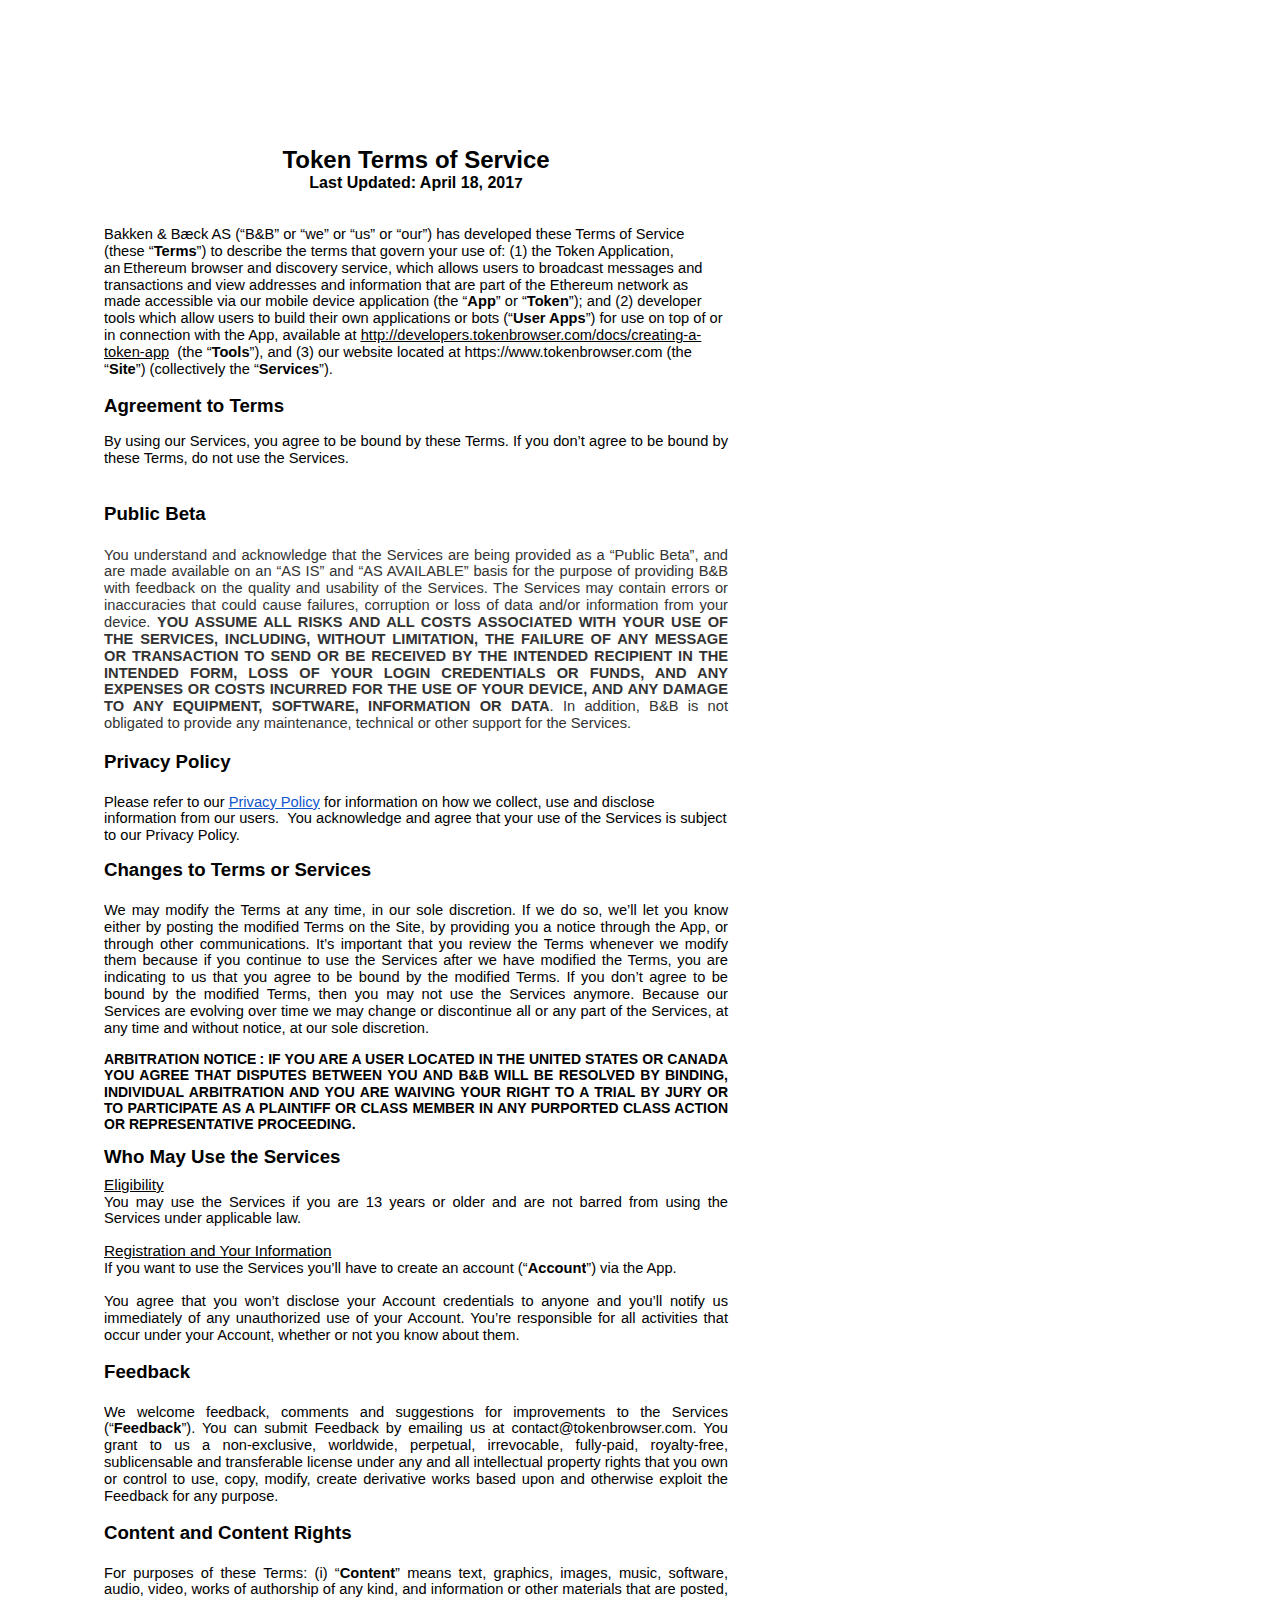
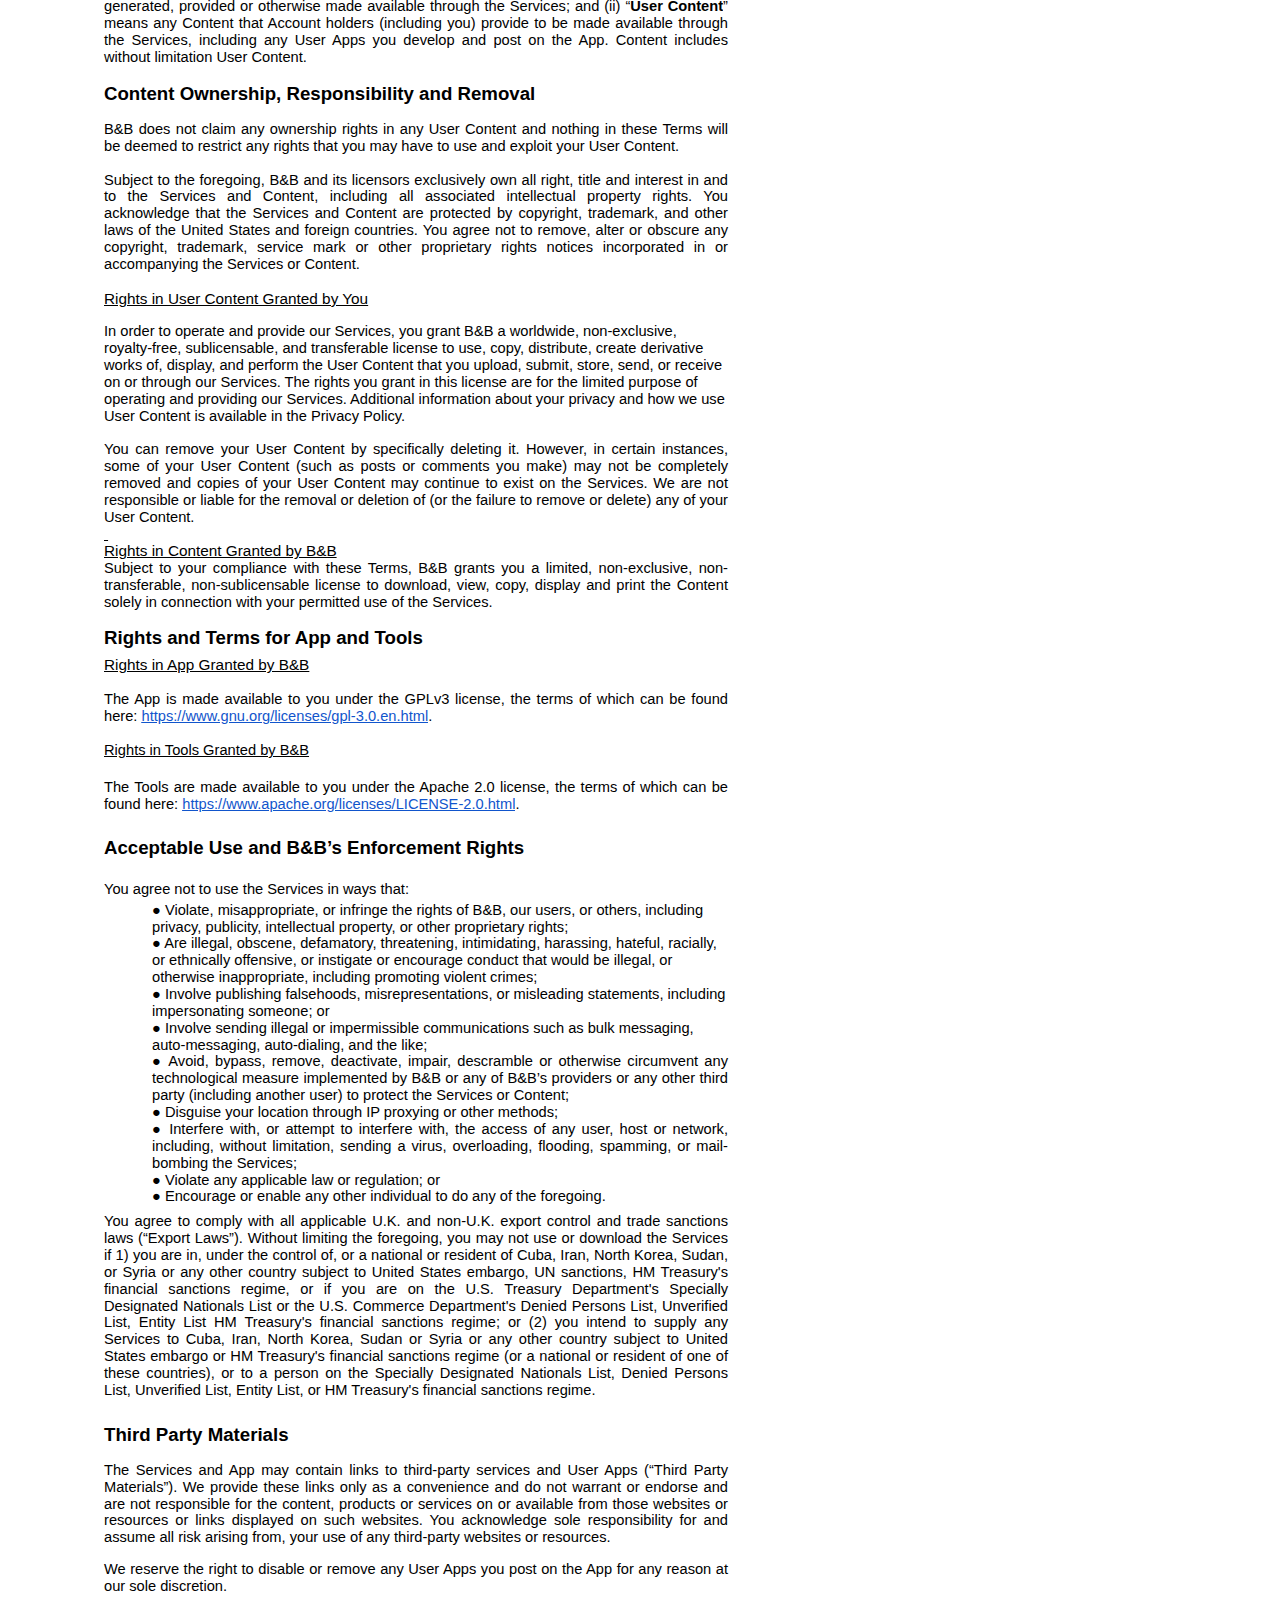
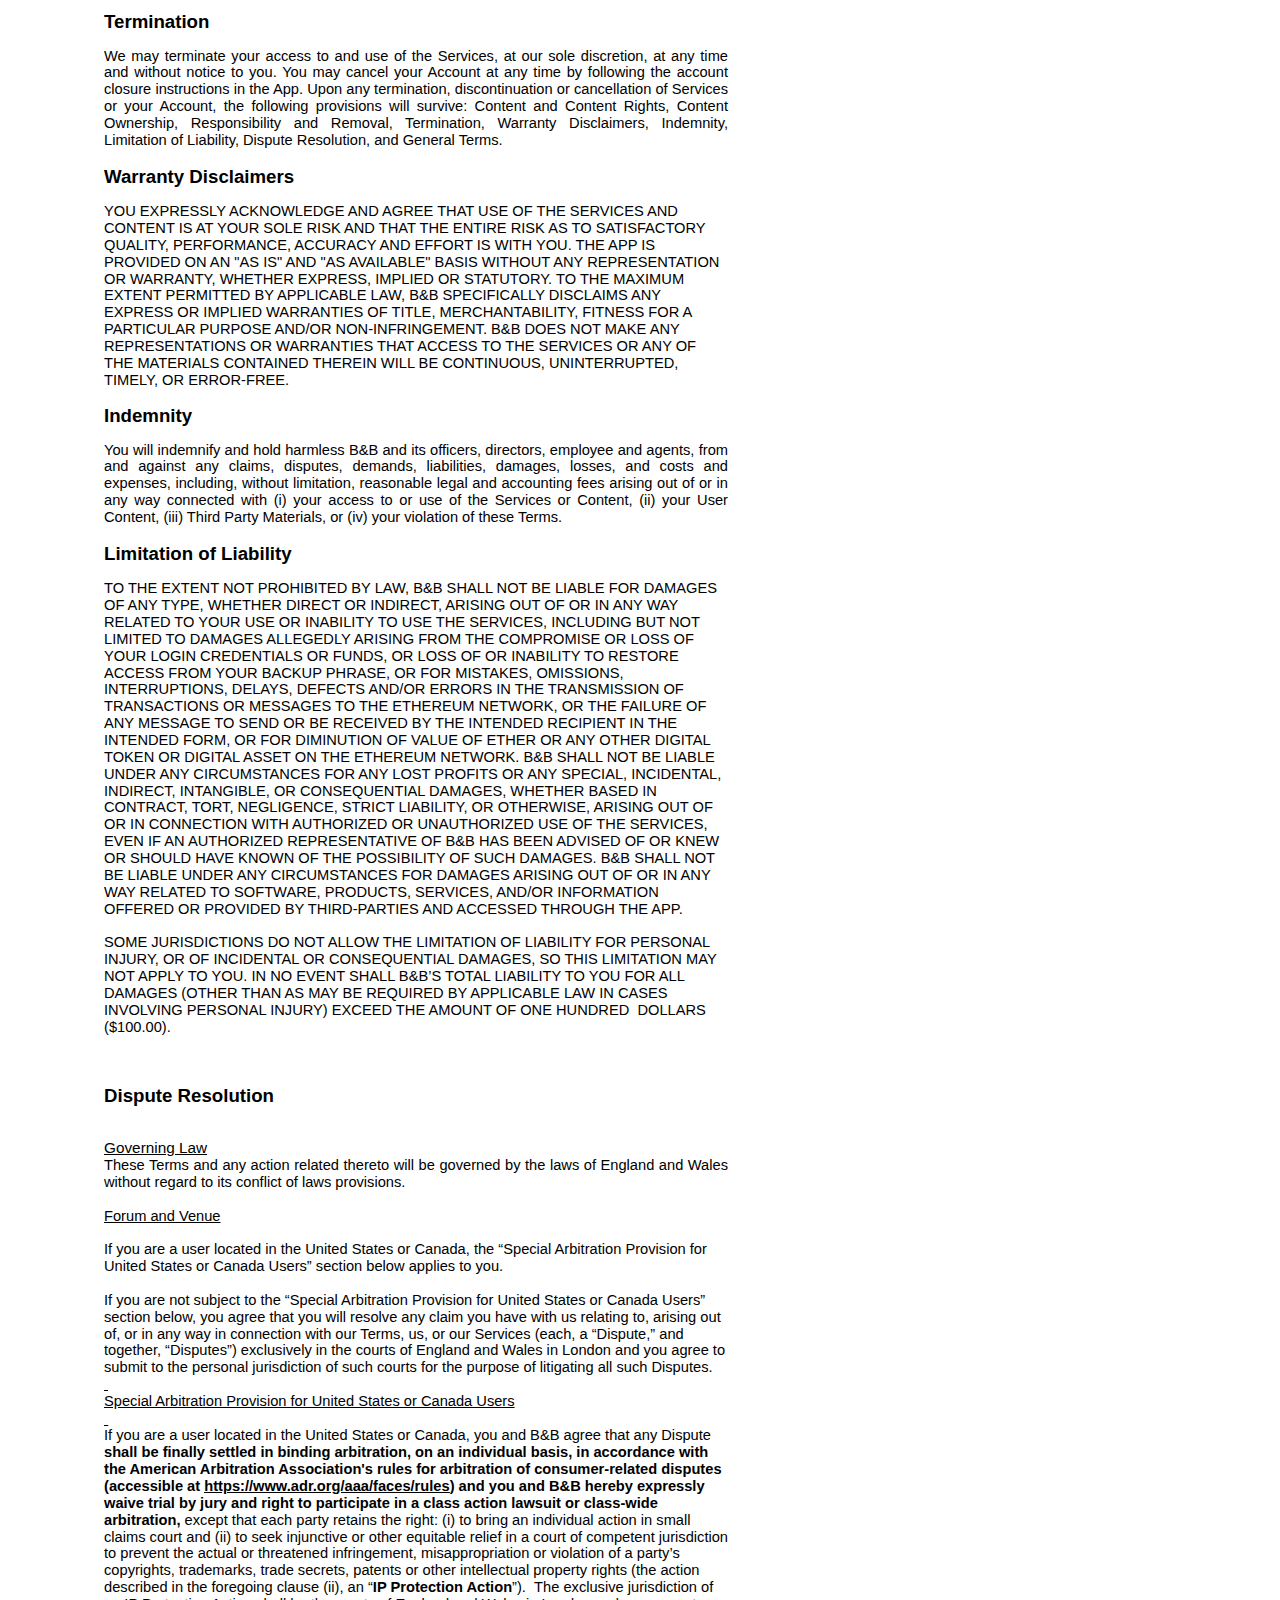
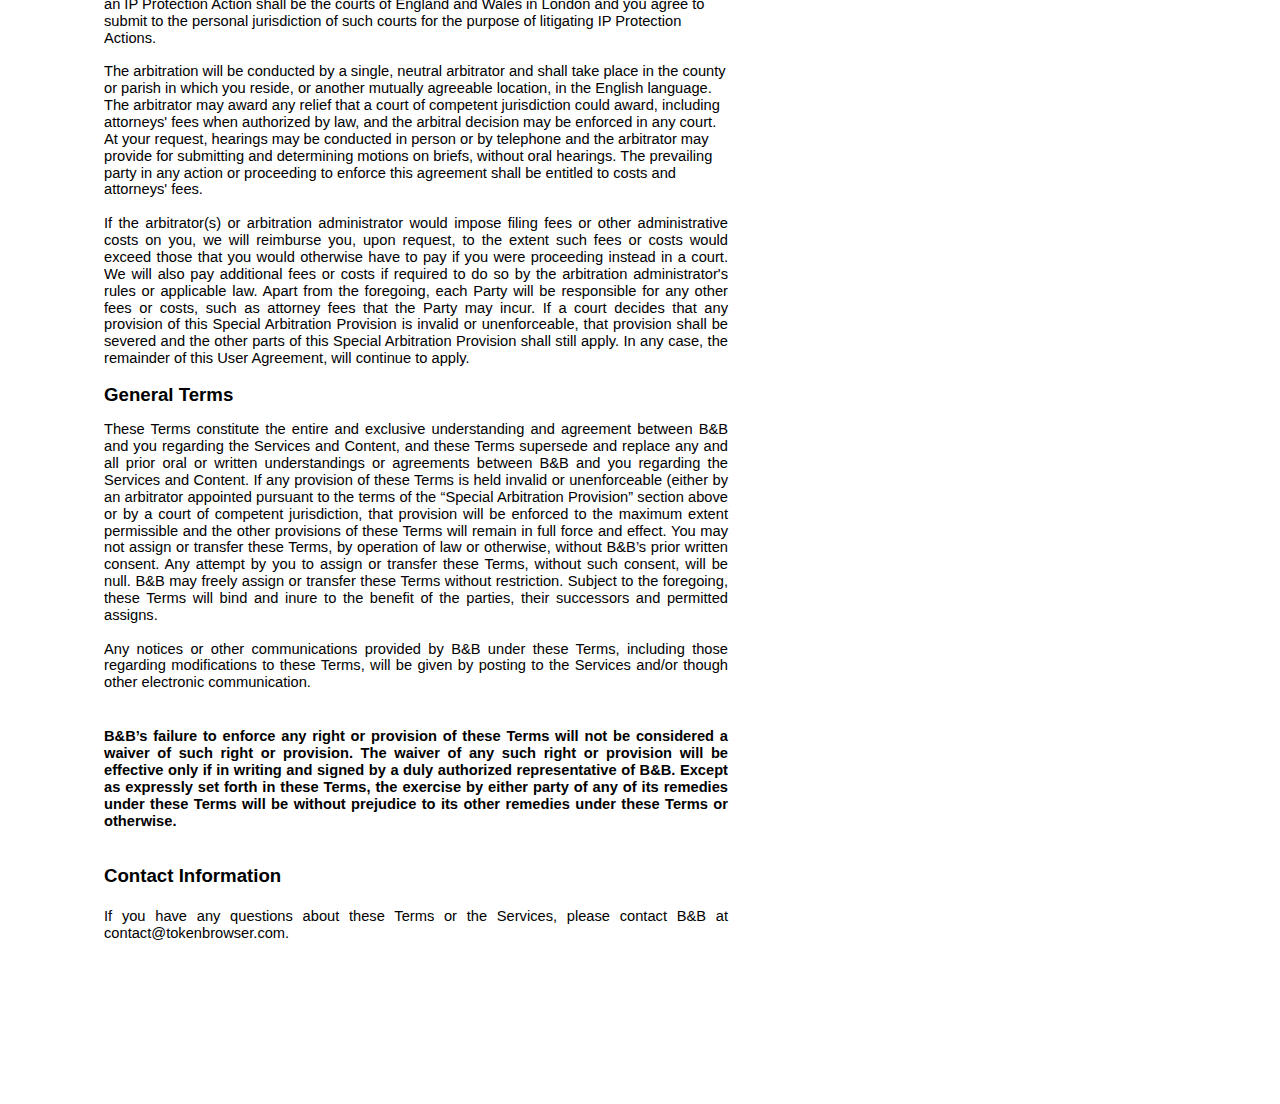
<file: tos/index.html>
<html><head><meta content="text/html; charset=UTF-8" http-equiv="content-type"><style type="text/css">.lst-kix_2u9dbyvgdg4y-2>li:before{content:"\0025a0  "}.lst-kix_2u9dbyvgdg4y-1>li:before{content:"\0025cb  "}.lst-kix_2u9dbyvgdg4y-3>li:before{content:"\0025cf  "}.lst-kix_2u9dbyvgdg4y-0>li:before{content:"\0025cf  "}.lst-kix_2u9dbyvgdg4y-4>li:before{content:"\0025cb  "}.lst-kix_2u9dbyvgdg4y-6>li:before{content:"\0025cf  "}.lst-kix_2u9dbyvgdg4y-5>li:before{content:"\0025a0
"}.lst-kix_2u9dbyvgdg4y-7>li:before{content:"\0025cb  "}ul.lst-kix_hr1ahjinxdrb-0{list-style-type:none}ul.lst-kix_l4ic8vp9c35a-3{list-style-type:none}ul.lst-kix_hr1ahjinxdrb-1{list-style-type:none}ul.lst-kix_l4ic8vp9c35a-2{list-style-type:none}ul.lst-kix_hr1ahjinxdrb-2{list-style-type:none}ul.lst-kix_l4ic8vp9c35a-1{list-style-type:none}ul.lst-kix_hr1ahjinxdrb-3{list-style-type:none}ul.lst-kix_l4ic8vp9c35a-0{list-style-type:none}.lst-kix_2u9dbyvgdg4y-8>li:before{content:"\0025a0
    "}ul.lst-kix_l4ic8vp9c35a-8{list-style-type:none}ul.lst-kix_l4ic8vp9c35a-7{list-style-type:none}ul.lst-kix_l4ic8vp9c35a-6{list-style-type:none}ul.lst-kix_l4ic8vp9c35a-5{list-style-type:none}ul.lst-kix_l4ic8vp9c35a-4{list-style-type:none}.lst-kix_fxq2kf4l5cqh-0>li:before{content:"\0025cf  "}.lst-kix_yc0rgfc14ijn-8>li:before{content:"\0025a0  "}.lst-kix_elb73ujtra2z-7>li:before{content:"\0025cb  "}.lst-kix_fxq2kf4l5cqh-1>li:before{content:"\0025cb
    "}.lst-kix_elb73ujtra2z-5>li:before{content:"\0025a0  "}.lst-kix_yc0rgfc14ijn-5>li:before{content:"\0025a0  "}.lst-kix_elb73ujtra2z-6>li:before{content:"\0025cf  "}ul.lst-kix_hr1ahjinxdrb-8{list-style-type:none}.lst-kix_fxq2kf4l5cqh-5>li:before{content:"\0025a0  "}.lst-kix_fxq2kf4l5cqh-6>li:before{content:"\0025cf  "}ul.lst-kix_hr1ahjinxdrb-4{list-style-type:none}.lst-kix_yc0rgfc14ijn-6>li:before{content:"\0025cf
    "}ul.lst-kix_hr1ahjinxdrb-5{list-style-type:none}ul.lst-kix_hr1ahjinxdrb-6{list-style-type:none}.lst-kix_yc0rgfc14ijn-7>li:before{content:"\0025cb  "}.lst-kix_elb73ujtra2z-0>li:before{content:"\0025cf  "}.lst-kix_elb73ujtra2z-8>li:before{content:"\0025a0  "}ul.lst-kix_hr1ahjinxdrb-7{list-style-type:none}.lst-kix_fxq2kf4l5cqh-8>li:before{content:"\0025a0  "}.lst-kix_fxq2kf4l5cqh-7>li:before{content:"\0025cb  "}.lst-kix_hcmdhk6otuvb-1>li:before{content:"\0025cb
"}.lst-kix_elb73ujtra2z-1>li:before{content:"\0025cb  "}.lst-kix_elb73ujtra2z-2>li:before{content:"\0025a0  "}.lst-kix_hcmdhk6otuvb-0>li:before{content:"\0025cf  "}.lst-kix_elb73ujtra2z-3>li:before{content:"\0025cf
"}ul.lst-kix_elb73ujtra2z-4{list-style-type:none}ul.lst-kix_elb73ujtra2z-5{list-style-type:none}ul.lst-kix_elb73ujtra2z-2{list-style-type:none}ul.lst-kix_elb73ujtra2z-3{list-style-type:none}ul.lst-kix_elb73ujtra2z-8{list-style-type:none}.lst-kix_elb73ujtra2z-4>li:before{content:"\0025cb
    "}ul.lst-kix_elb73ujtra2z-6{list-style-type:none}ul.lst-kix_elb73ujtra2z-7{list-style-type:none}ul.lst-kix_yc0rgfc14ijn-1{list-style-type:none}ul.lst-kix_yc0rgfc14ijn-2{list-style-type:none}ul.lst-kix_yc0rgfc14ijn-0{list-style-type:none}ul.lst-kix_yc0rgfc14ijn-5{list-style-type:none}ul.lst-kix_yc0rgfc14ijn-6{list-style-type:none}ul.lst-kix_1yeuvou38by-0{list-style-type:none}ul.lst-kix_yc0rgfc14ijn-3{list-style-type:none}ul.lst-kix_yc0rgfc14ijn-4{list-style-type:none}ul.lst-kix_1yeuvou38by-2{list-style-type:none}ul.lst-kix_1yeuvou38by-1{list-style-type:none}ul.lst-kix_1yeuvou38by-4{list-style-type:none}ul.lst-kix_yc0rgfc14ijn-7{list-style-type:none}ul.lst-kix_1yeuvou38by-3{list-style-type:none}ul.lst-kix_yc0rgfc14ijn-8{list-style-type:none}ul.lst-kix_1yeuvou38by-6{list-style-type:none}ul.lst-kix_1yeuvou38by-5{list-style-type:none}ul.lst-kix_1yeuvou38by-8{list-style-type:none}ul.lst-kix_1yeuvou38by-7{list-style-type:none}.lst-kix_fxq2kf4l5cqh-4>li:before{content:"\0025cb
    "}.lst-kix_fxq2kf4l5cqh-3>li:before{content:"\0025cf  "}.lst-kix_fxq2kf4l5cqh-2>li:before{content:"\0025a0  "}ul.lst-kix_hcmdhk6otuvb-2{list-style-type:none}ul.lst-kix_hcmdhk6otuvb-3{list-style-type:none}ul.lst-kix_hcmdhk6otuvb-4{list-style-type:none}ul.lst-kix_hcmdhk6otuvb-5{list-style-type:none}ul.lst-kix_hcmdhk6otuvb-0{list-style-type:none}ul.lst-kix_hcmdhk6otuvb-1{list-style-type:none}ul.lst-kix_2u9dbyvgdg4y-6{list-style-type:none}.lst-kix_l4ic8vp9c35a-8>li:before{content:"\0025a0
    "}ul.lst-kix_2u9dbyvgdg4y-5{list-style-type:none}ul.lst-kix_2u9dbyvgdg4y-4{list-style-type:none}ul.lst-kix_2u9dbyvgdg4y-3{list-style-type:none}.lst-kix_hcmdhk6otuvb-7>li:before{content:"\0025cb  "}ul.lst-kix_elb73ujtra2z-0{list-style-type:none}ul.lst-kix_elb73ujtra2z-1{list-style-type:none}ul.lst-kix_2u9dbyvgdg4y-8{list-style-type:none}.lst-kix_l4ic8vp9c35a-7>li:before{content:"\0025cb  "}ul.lst-kix_2u9dbyvgdg4y-7{list-style-type:none}.lst-kix_hcmdhk6otuvb-4>li:before{content:"\0025cb
"}.lst-kix_hcmdhk6otuvb-8>li:before{content:"\0025a0  "}.lst-kix_l4ic8vp9c35a-4>li:before{content:"\0025cb  "}.lst-kix_hcmdhk6otuvb-3>li:before{content:"\0025cf  "}.lst-kix_l4ic8vp9c35a-6>li:before{content:"\0025cf  "}.lst-kix_l4ic8vp9c35a-5>li:before{content:"\0025a0  "}.lst-kix_hcmdhk6otuvb-2>li:before{content:"\0025a0  "}.lst-kix_yc0rgfc14ijn-0>li:before{content:"\0025cf  "}.lst-kix_l4ic8vp9c35a-0>li:before{content:"\0025cf  "}.lst-kix_1yeuvou38by-7>li:before{content:"\0025cb
"}.lst-kix_yc0rgfc14ijn-1>li:before{content:"\0025cb  "}.lst-kix_l4ic8vp9c35a-3>li:before{content:"\0025cf  "}.lst-kix_1yeuvou38by-8>li:before{content:"\0025a0  "}.lst-kix_yc0rgfc14ijn-4>li:before{content:"\0025cb  "}.lst-kix_hcmdhk6otuvb-5>li:before{content:"\0025a0  "}.lst-kix_yc0rgfc14ijn-2>li:before{content:"\0025a0  "}.lst-kix_l4ic8vp9c35a-2>li:before{content:"\0025a0
    "}ul.lst-kix_hcmdhk6otuvb-6{list-style-type:none}ul.lst-kix_hcmdhk6otuvb-7{list-style-type:none}.lst-kix_yc0rgfc14ijn-3>li:before{content:"\0025cf  "}.lst-kix_l4ic8vp9c35a-1>li:before{content:"\0025cb  "}ul.lst-kix_hcmdhk6otuvb-8{list-style-type:none}.lst-kix_hcmdhk6otuvb-6>li:before{content:"\0025cf
    "}ul.lst-kix_fxq2kf4l5cqh-2{list-style-type:none}ul.lst-kix_fxq2kf4l5cqh-3{list-style-type:none}ul.lst-kix_fxq2kf4l5cqh-4{list-style-type:none}ul.lst-kix_fxq2kf4l5cqh-5{list-style-type:none}ul.lst-kix_fxq2kf4l5cqh-0{list-style-type:none}ul.lst-kix_fxq2kf4l5cqh-1{list-style-type:none}.lst-kix_1yeuvou38by-0>li:before{content:"\0025cf  "}.lst-kix_hr1ahjinxdrb-3>li:before{content:"\0025cf  "}.lst-kix_hr1ahjinxdrb-4>li:before{content:"\0025cb  "}.lst-kix_1yeuvou38by-6>li:before{content:"\0025cf
    "}.lst-kix_1yeuvou38by-5>li:before{content:"\0025a0  "}.lst-kix_1yeuvou38by-4>li:before{content:"\0025cb  "}.lst-kix_hr1ahjinxdrb-2>li:before{content:"\0025a0  "}.lst-kix_hr1ahjinxdrb-1>li:before{content:"\0025cb  "}.lst-kix_1yeuvou38by-1>li:before{content:"\0025cb  "}.lst-kix_1yeuvou38by-3>li:before{content:"\0025cf  "}ul.lst-kix_fxq2kf4l5cqh-6{list-style-type:none}ul.lst-kix_2u9dbyvgdg4y-2{list-style-type:none}.lst-kix_hr1ahjinxdrb-0>li:before{content:"\0025cf
"}ul.lst-kix_fxq2kf4l5cqh-7{list-style-type:none}ul.lst-kix_2u9dbyvgdg4y-1{list-style-type:none}ul.lst-kix_fxq2kf4l5cqh-8{list-style-type:none}ul.lst-kix_2u9dbyvgdg4y-0{list-style-type:none}.lst-kix_1yeuvou38by-2>li:before{content:"\0025a0  "}.lst-kix_hr1ahjinxdrb-6>li:before{content:"\0025cf  "}.lst-kix_hr1ahjinxdrb-5>li:before{content:"\0025a0  "}.lst-kix_hr1ahjinxdrb-7>li:before{content:"\0025cb  "}.lst-kix_hr1ahjinxdrb-8>li:before{content:"\0025a0  "}ol{margin:0;padding:0}table td,table
th{padding:0}.c16{color:#000000;font-weight:400;text-decoration:underline;vertical-align:baseline;font-size:11pt;font-family:"Arial";font-style:normal}.c5{color:#000000;font-weight:400;text-decoration:none;vertical-align:baseline;font-size:11pt;font-family:"Arial";font-style:italic}.c6{color:#000000;font-weight:400;text-decoration:underline;vertical-align:baseline;font-size:11.5pt;font-family:"Arial";font-style:normal}.c8{color:#000000;font-weight:700;text-decoration:none;vertical-align:baseline;font-size:11.5pt;font-family:"Arial";font-style:normal}.c11{color:#000000;font-weight:400;text-decoration:none;vertical-align:baseline;font-size:16.5pt;font-family:"Arial";font-style:normal}.c2{color:#000000;font-weight:400;text-decoration:none;vertical-align:baseline;font-size:11pt;font-family:"Arial";font-style:normal}.c4{color:#000000;font-weight:700;text-decoration:none;vertical-align:baseline;font-size:14pt;font-family:"Arial";font-style:normal}.c28{padding-top:0pt;padding-bottom:6pt;line-height:1.15;orphans:2;widows:2;text-align:justify}.c27{padding-top:0pt;padding-bottom:0pt;line-height:1.15;orphans:2;widows:2;text-align:center}.c7{padding-top:0pt;padding-bottom:0pt;line-height:1.15;orphans:2;widows:2;text-align:left}.c17{padding-top:0pt;padding-bottom:6pt;line-height:1.15;orphans:2;widows:2;text-align:left}.c24{padding-top:0pt;padding-bottom:3pt;line-height:1.15;orphans:2;widows:2;text-align:justify}.c37{padding-top:0pt;padding-bottom:0pt;line-height:1.15;orphans:2;widows:2;text-align:right}.c26{color:#000000;text-decoration:none;vertical-align:baseline;font-size:18pt;font-family:"Arial";font-style:normal}.c15{color:#000000;text-decoration:none;vertical-align:baseline;font-size:11pt;font-family:"Arial";font-style:normal}.c12{color:#000000;text-decoration:none;vertical-align:baseline;font-size:10.5pt;font-family:"Arial";font-style:normal}.c25{color:#000000;text-decoration:none;vertical-align:baseline;font-size:8pt;font-family:"Arial";font-style:normal}.c32{color:#000000;text-decoration:none;vertical-align:baseline;font-size:11.5pt;font-family:"Arial";font-style:normal}.c22{padding-top:0pt;padding-bottom:14pt;line-height:1.15;orphans:2;widows:2;text-align:justify}.c0{padding-top:0pt;padding-bottom:0pt;line-height:1.15;orphans:2;widows:2;text-align:justify}.c3{padding-top:14pt;padding-bottom:0pt;line-height:1.15;text-align:justify}.c31{padding-top:0pt;padding-bottom:0pt;line-height:1.5;text-align:justify}.c35{padding-top:24pt;padding-bottom:0pt;line-height:1.15;text-align:justify}.c34{font-size:11pt;color:#000000}.c19{color:inherit;text-decoration:inherit}.c21{color:#1155cc;text-decoration:underline}.c10{margin-left:36pt;padding-left:0pt}.c20{max-width:468pt;padding:72pt
    72pt 72pt
    72pt}.c14{padding:0;margin:0}.c13{height:11pt}.c1{background-color:#ffffff}.c38{font-size:12pt}.c29{color:#333333}.c36{color:#000000}.c9{font-weight:700}.c18{font-weight:400}.c30{font-size:8pt}.c23{font-size:10.5pt}.c33{text-decoration:underline}.title{padding-top:0pt;color:#000000;font-size:26pt;padding-bottom:3pt;font-family:"Arial";line-height:1.15;page-break-after:avoid;orphans:2;widows:2;text-align:left}.subtitle{padding-top:0pt;color:#666666;font-size:15pt;padding-bottom:16pt;font-family:"Arial";line-height:1.15;page-break-after:avoid;orphans:2;widows:2;text-align:left}li{color:#000000;font-size:11pt;font-family:"Arial"}p{margin:0;color:#000000;font-size:11pt;font-family:"Arial"}h1{padding-top:20pt;color:#000000;font-size:20pt;padding-bottom:6pt;font-family:"Arial";line-height:1.15;page-break-after:avoid;orphans:2;widows:2;text-align:left}h2{padding-top:18pt;color:#000000;font-size:16pt;padding-bottom:6pt;font-family:"Arial";line-height:1.15;page-break-after:avoid;orphans:2;widows:2;text-align:left}h3{padding-top:16pt;color:#434343;font-size:14pt;padding-bottom:4pt;font-family:"Arial";line-height:1.15;page-break-after:avoid;orphans:2;widows:2;text-align:left}h4{padding-top:14pt;color:#666666;font-size:12pt;padding-bottom:4pt;font-family:"Arial";line-height:1.15;page-break-after:avoid;orphans:2;widows:2;text-align:left}h5{padding-top:12pt;color:#666666;font-size:11pt;padding-bottom:4pt;font-family:"Arial";line-height:1.15;page-break-after:avoid;orphans:2;widows:2;text-align:left}h6{padding-top:12pt;color:#666666;font-size:11pt;padding-bottom:4pt;font-family:"Arial";line-height:1.15;page-break-after:avoid;font-style:italic;orphans:2;widows:2;text-align:left}</style></head><body
                  class="c1 c20"><div><p class="c7 c13"><span class="c5"></span></p></div><p class="c37"><span class="c26 c1 c9">&nbsp;</span></p><p class="c27"><span class="c1 c9 c26">Token Terms of Service</span></p><p class="c27"><span class="c1 c9 c38">Last Updated: April 18, 201</span><span class="c8 c1">7</span></p><p class="c7"><span class="c2 c1">&nbsp;</span></p><p class="c7"><span class="c2 c1">&nbsp;</span></p><p class="c7"><span>Bakken &amp; B&aelig;ck AS</span><span
                  class="c1">&nbsp;(&ldquo;B&amp;B&rdquo; or &ldquo;we&rdquo; or &ldquo;us&rdquo; or &ldquo;our&rdquo;) has developed these Terms of Service (these &ldquo;</span><span class="c1 c9">Terms</span><span class="c1">&rdquo;) to describe the terms that govern your use of: (1) the Token Application, an</span><span class="c1 c30">&nbsp;</span><span class="c1">Ethereum browser and discovery service, which allows users to broadcast messages and transactions and view addresses and
                  information that are part of the Ethereum network as made accessible via our mobile device application (the &ldquo;</span><span class="c1 c9">App</span><span class="c1">&rdquo; or &ldquo;</span><span class="c1 c9">Token</span><span class="c1">&rdquo;); and (2) developer tools which allow users to build their own applications or bots (&ldquo;</span><span class="c1 c9">User Apps</span><span class="c1">&rdquo;) for use on top of or in connection with the App, available
            at</span><span class="c1"><a class="c19" href="http://developers.tokenbrowser.com/docs/creating-a-token-app">&nbsp;</a></span><span class="c1 c33"><a class="c19" href="http://developers.tokenbrowser.com/docs/creating-a-token-app">http://developers.tokenbrowser.com/docs/creating-a-token-app</a></span><span class="c1">&nbsp; (the &ldquo;</span><span class="c1 c9">Tools</span><span class="c1">&rdquo;), and (3) our website located at https://www.tokenbrowser.com (the &ldquo;</span><span
                           class="c1 c9">Site</span><span class="c1">&rdquo;) (collectively the &ldquo;</span><span class="c1 c9">Services</span><span class="c2 c1">&rdquo;).</span></p><p class="c0"><span class="c2 c1">&nbsp;</span></p><p class="c0"><span class="c4 c1">Agreement to Terms</span></p><p class="c0"><span class="c2 c1">&nbsp;</span></p><p class="c0"><span class="c1">By using our Services, you agree to be bound by these Terms. If you don&rsquo;t agree to be bound by these Terms, do
                           not use the Services.</span></p><p class="c0 c13"><span class="c1 c18 c25"></span></p><h3 class="c31" id="h.blwm9zy1uth3"><span class="c1 c9 c36">Public Beta</span></h3><p class="c22"><span class="c1 c29">You understand and acknowledge that the Services are being provided as a &ldquo;Public Beta&rdquo;, and are made available on an &ldquo;AS IS&rdquo; and &ldquo;AS AVAILABLE&rdquo; basis for the purpose of providing B&amp;B with feedback on the quality and usability of
                     the Services. The Services may contain errors or inaccuracies that could cause failures, corruption or loss of data and/or information from your device. </span><span class="c1 c9 c29">YOU ASSUME ALL RISKS AND ALL COSTS ASSOCIATED WITH YOUR USE OF THE SERVICES, INCLUDING, WITHOUT LIMITATION, THE FAILURE OF ANY MESSAGE OR TRANSACTION TO SEND OR BE RECEIVED BY THE INTENDED RECIPIENT IN THE INTENDED FORM, LOSS OF YOUR LOGIN CREDENTIALS OR FUNDS, AND ANY EXPENSES OR COSTS
                     INCURRED FOR THE USE OF YOUR DEVICE, AND ANY DAMAGE TO ANY EQUIPMENT, SOFTWARE, INFORMATION OR DATA</span><span class="c1 c29">. In addition, B&amp;B is not obligated to provide any maintenance, technical or other support for the Services.</span></p><p class="c0"><span class="c4 c1">Privacy Policy</span></p><p class="c0"><span class="c4 c1">&nbsp;</span></p><p class="c7"><span class="c1">Please refer to our </span><span class="c1 c21"><a class="c19" href="/privacy/">Privacy Policy</a></span><span class="c1 c2">&nbsp;for information on how we collect, use and disclose information from our users. &nbsp;You acknowledge and agree that your use of the Services is subject to our Privacy Policy.</span></p><p class="c7 c13"><span class="c2 c1"></span></p><p class="c0"><span class="c1 c4">Changes to Terms or Services</span></p><p class="c0"><span class="c4 c1">&nbsp;</span></p><p class="c0"><span class="c2 c1">We may modify the Terms at any time, in our sole discretion. If we do so, we&rsquo;ll let you know either by posting the modified Terms on the Site, by providing you a notice through the App, or through other communications. It&rsquo;s important that you review the Terms whenever we modify them because if you continue to use the Services after we have modified the Terms, you are indicating to us that you agree to be bound by the modified Terms. If you don&rsquo;t agree to be bound by the modified Terms, then you may not use the Services anymore. Because our Services are evolving over time we may change or discontinue all or any part of the Services, at any time and without notice, at our sole discretion.</span></p><p class="c0 c13"><span class="c2 c1"></span></p><p class="c0"><span class="c1 c9 c23">ARBITRATION NOTICE</span><span class="c1 c30">&nbsp;</span><span class="c12 c1 c9">: IF YOU ARE A USER LOCATED IN THE UNITED STATES OR CANADA YOU AGREE THAT DISPUTES BETWEEN YOU AND B&amp;B WILL BE RESOLVED BY BINDING, INDIVIDUAL ARBITRATION AND YOU ARE WAIVING YOUR RIGHT TO A TRIAL BY JURY OR TO PARTICIPATE AS A PLAINTIFF OR CLASS MEMBER IN ANY PURPORTED CLASS ACTION OR REPRESENTATIVE PROCEEDING.</span></p><p class="c0 c13"><span class="c12 c1 c9"></span></p><p class="c17"><span class="c4 c1">Who May Use the Services</span></p><p class="c7"><span class="c6 c1">Eligibility</span></p><p class="c0"><span class="c1">You may use the Services if </span><span class="c1">you are 13 years or older</span><span class="c2 c1">&nbsp;and are not barred from using the Services under applicable law. &nbsp;</span></p><p class="c0 c13"><span class="c2 c1"></span></p><p class="c7"><span class="c6 c1">Registration and Your Information</span></p><p class="c0"><span class="c1">If you want to use the Services you&rsquo;ll have to create an account (&ldquo;</span><span class="c1 c9">Account</span><span class="c2 c1">&rdquo;) via the App.</span></p><p class="c0"><span class="c2 c1">&nbsp;</span></p><p class="c0"><span class="c2 c1">You agree that you won&rsquo;t disclose your Account credentials to anyone and you&rsquo;ll notify us immediately of any unauthorized use of your Account. You&rsquo;re responsible for all activities that occur under your Account, whether or not you know about them.</span></p><p class="c0"><span class="c2 c1">&nbsp;</span></p><p class="c0"><span class="c4 c1">Feedback</span></p><p class="c0"><span class="c4 c1">&nbsp;</span></p><p class="c0"><span class="c1">We welcome feedback, comments and suggestions for improvements to the Services (&ldquo;</span><span class="c1 c9">Feedback</span><span class="c1">&rdquo;). You can submit Feedback by emailing us at </span><span class="c1">contact@tokenbrowser.com</span><span class="c2 c1">. You grant to us a non-exclusive, worldwide, perpetual, irrevocable, fully-paid, royalty-free, sublicensable and transferable license under any and all intellectual property rights that you own or control to use, copy, modify, create derivative works based upon and otherwise exploit the Feedback for any purpose.</span></p><p class="c0"><span class="c2 c1">&nbsp;</span></p><p class="c0"><span class="c4 c1">Content and Content Rights</span></p><p class="c0"><span class="c4 c1">&nbsp;</span></p><p class="c0"><span class="c1">For purposes of these Terms: (i) &ldquo;</span><span class="c1 c9">Content</span><span class="c1">&rdquo; means text, </span><span class="c1">graphics, images, music, software, audio, video</span><span class="c1">, works of authorship of any kind, and information or other materials that are posted, generated, provided or otherwise made available through the Services; and (ii) &ldquo;</span><span class="c1 c9">User Content</span><span class="c2 c1">&rdquo; means any Content that Account holders (including you) provide to be made available through the Services, including any User Apps you develop and post on the App. Content includes without limitation User Content.</span></p><p class="c0"><span class="c2 c1">&nbsp;</span></p><p class="c0"><span class="c4 c1">Content Ownership, Responsibility and Removal</span></p><p class="c0"><span class="c2 c1">&nbsp;</span></p><p class="c0"><span class="c2 c1">B&amp;B does not claim any ownership rights in any User Content and nothing in these Terms will be deemed to restrict any rights that you may have to use and exploit your User Content.</span></p><p class="c0"><span class="c2 c1">&nbsp;</span></p><p class="c0"><span class="c1">Subject to the foregoing, B&amp;B and its licensors exclusively own all right, title and interest in and to the Services and </span><span class="c1">Content</span><span class="c2 c1">, including all associated intellectual property rights. You acknowledge that the Services and Content are protected by copyright, trademark, and other laws of the United States and foreign countries. You agree not to remove, alter or obscure any copyright, trademark, service mark or other proprietary rights notices incorporated in or accompanying the Services or Content.</span></p><p class="c0"><span class="c2 c1">&nbsp;</span></p><p class="c0"><span class="c1 c6">Rights in User Content Granted by You</span></p><p class="c7"><span class="c12 c1 c18">&nbsp;</span></p><p class="c7"><span class="c1">In order to operate and provide our Services, you grant B&amp;B a worldwide, non-exclusive, royalty-free, sublicensable, and transferable license to use, copy, distribute, create derivative works of, display, and perform the User Content that you upload, submit, store, send, or receive on or through our Services. The rights you grant in this license are for the limited purpose of operating and providing our </span><span class="c1">Services</span><span class="c2 c1">. Additional information about your privacy and how we use User Content is available in the Privacy Policy. </span></p><p class="c0"><span class="c2 c1">&nbsp;</span></p><p class="c0"><span class="c2 c1">You can remove your User Content by specifically deleting it. However, in certain instances, some of your User Content (such as posts or comments you make) may not be completely removed and copies of your User Content may continue to exist on the Services. We are not responsible or liable for the removal or deletion of (or the failure to remove or delete) any of your User Content.</span></p><p class="c0"><span class="c1 c16">&nbsp;</span></p><p class="c0"><span class="c6 c1">Rights in Content Granted by B&amp;B</span></p><p class="c0"><span class="c1">Subject to your compliance with these Terms, B&amp;B grants you a limited, non-exclusive, non-transferable, non-sublicensable license to download, view, copy, display and print the Content solely in connection with your permitted use of the Services.</span></p><p class="c0"><span class="c12 c1 c9">&nbsp;</span></p><p class="c28"><span class="c4 c1">Rights and Terms for App and Tools</span></p><p class="c0"><span class="c6 c1">Rights in App Granted by B&amp;B</span></p><p class="c0"><span class="c1 c18 c32">&nbsp;</span></p><p class="c0"><span class="c1">The App is made available to you under the GPLv3 license, the terms of which can be found here: </span><span class="c21 c1"><a class="c19" href="https://www.gnu.org/licenses/gpl-3.0.en.html">https://www.gnu.org/licenses/gpl-3.0.en.</a></span><span class="c21 c1"><a class="c19" href="https://www.gnu.org/licenses/gpl-3.0.en.html">html</a></span><span class="c2 c1">. </span></p><p class="c0"><span class="c2 c1">&nbsp;</span></p><p class="c0"><span class="c16 c1">Rights in Tools Granted by B&amp;B</span></p><p class="c24"><span class="c12 c1 c9">&nbsp;</span></p><p class="c24"><span class="c1">The Tools are made available to you under the Apache 2.0 license, the terms of which can be found here: </span><span class="c21 c1"><a class="c19" href="https://www.apache.org/licenses/LICENSE-2.0.html">https://www.apache.org/licenses/LICENSE-2.0.html</a></span><span class="c2 c1">. </span></p><p class="c24"><span class="c12 c1 c9">&nbsp;</span></p><p class="c24"><span class="c4 c1">Acceptable Use and B&amp;B&rsquo;s Enforcement Rights</span></p><p class="c13 c24"><span class="c4 c1"></span></p><p class="c24"><span class="c2 c1">You agree not to use the Services in ways that:</span></p><ul class="c14 lst-kix_elb73ujtra2z-0 start"><li class="c7 c10"><span class="c2 c1">Violate, misappropriate, or infringe the rights of B&amp;B, our users, or others, including privacy, publicity, intellectual property, or other proprietary rights;</span></li><li class="c7 c10"><span class="c1">Are illegal, obscene, defamatory, threatening, intimidating, harassing, hateful, racially, or ethnically offensive, or instigate or encourage conduct that would be illegal, or otherwise inappropriate, including promoting violent </span><span class="c1">crimes</span><span class="c2 c1">;</span></li><li class="c7 c10"><span class="c2 c1">Involve publishing falsehoods, misrepresentations, or misleading statements, including impersonating someone; or</span></li><li class="c7 c10"><span class="c2 c1">Involve sending illegal or impermissible communications such as bulk messaging, auto-messaging, auto-dialing, and the like;</span></li><li class="c0 c10"><span class="c2 c1">Avoid, bypass, remove, deactivate, impair, descramble or otherwise circumvent any technological measure implemented by B&amp;B or any of B&amp;B&rsquo;s providers or any other third party (including another user) to protect the Services or Content;</span></li><li class="c0 c10"><span class="c2 c1">Disguise your location through IP proxying or other methods;</span></li><li class="c0 c10"><span class="c2 c1">Interfere with, or attempt to interfere with, the access of any user, host or network, including, without limitation, sending a virus, overloading, flooding, spamming, or mail-bombing the Services;</span></li><li class="c0 c10"><span class="c2 c1">Violate any applicable law or regulation; or</span></li><li class="c28 c10"><span class="c2 c1">Encourage or enable any other individual to do any of the foregoing.</span></li></ul><p class="c28"><span class="c1">You agree to comply with all applicable U.K. and non-U.K. export control and trade sanctions laws (&ldquo;Export Laws&rdquo;). Without limiting the foregoing, you may not use or download the Services if 1) you are in, under the control of, or a national or resident of Cuba, Iran, North Korea, Sudan, or Syria or any other country subject to United States embargo, UN sanctions, HM Treasury&#39;s financial sanctions regime, or if you are on the U.S. Treasury Department&#39;s Specially Designated Nationals List or the U.S. Commerce Department&#39;s Denied Persons List, Unverified List, Entity List HM Treasury&#39;s financial sanctions regime; or (2) you intend to supply any Services to Cuba, Iran, North Korea, Sudan or Syria or any other country subject to United States embargo or HM Treasury&#39;s financial sanctions regime (or a national or resident of one of these countries), or to a person on the Specially Designated Nationals List, Denied Persons List, Unverified List, Entity List, or HM Treasury&#39;s financial sanctions </span><span class="c1">regime</span><span class="c1">.</span></p><p class="c0"><span class="c2 c1">&nbsp;</span></p><p class="c0"><span class="c4 c1">Third Party Materials</span></p><p class="c0"><span class="c2 c1">&nbsp;</span></p><p class="c0"><span class="c1">The Services and App may contain links to third-party services and User Apps (&ldquo;Third Party Materials&rdquo;). We provide these links only as a convenience and do not warrant or endorse and are not responsible for the content, products or services on or available from those websites or resources or links displayed on such websites. You acknowledge sole responsibility for and assume all risk arising from, your use of any third-party websites or </span><span class="c1">resources</span><span class="c2 c1">.</span></p><p class="c0 c13"><span class="c2 c1"></span></p><p class="c0"><span class="c2 c1">We reserve the right to disable or remove any User Apps you post on the App for any reason at our sole discretion. </span></p><p class="c0"><span class="c2 c1">&nbsp;</span></p><p class="c0"><span class="c4 c1">Termination</span></p><p class="c0 c13"><span class="c4 c1"></span></p><p class="c0"><span class="c1">We may terminate your access to and use of the Services, at our sole discretion, at any time and without notice to you. </span><span class="c1">You may cancel your Account at any time by following the account closure instructions in the App.</span><span class="c2 c1">&nbsp;Upon any termination, discontinuation or cancellation of Services or your Account, the following provisions will survive: Content and Content Rights, Content Ownership, Responsibility and Removal, Termination, Warranty Disclaimers, Indemnity, Limitation of Liability, Dispute Resolution, and General Terms.</span></p><p class="c0"><span class="c2 c1">&nbsp;</span></p><p class="c0"><span class="c4 c1">Warranty Disclaimers</span></p><p class="c0"><span class="c12 c1 c9">&nbsp;</span></p><p class="c7"><span class="c2 c1">YOU EXPRESSLY ACKNOWLEDGE AND AGREE THAT USE OF THE SERVICES AND CONTENT IS AT YOUR SOLE RISK AND THAT THE ENTIRE RISK AS TO SATISFACTORY QUALITY, PERFORMANCE, ACCURACY AND EFFORT IS WITH YOU. THE APP IS PROVIDED ON AN &quot;AS IS&quot; AND &quot;AS AVAILABLE&quot; BASIS WITHOUT ANY REPRESENTATION OR WARRANTY, WHETHER EXPRESS, IMPLIED OR STATUTORY. TO THE MAXIMUM EXTENT PERMITTED BY APPLICABLE LAW, B&amp;B SPECIFICALLY DISCLAIMS ANY EXPRESS OR IMPLIED WARRANTIES OF TITLE, MERCHANTABILITY, FITNESS FOR A PARTICULAR PURPOSE AND/OR NON-INFRINGEMENT. B&amp;B DOES NOT MAKE ANY REPRESENTATIONS OR WARRANTIES THAT ACCESS TO THE SERVICES OR ANY OF THE MATERIALS CONTAINED THEREIN WILL BE CONTINUOUS, UNINTERRUPTED, TIMELY, OR ERROR-FREE.</span></p><p class="c0"><span class="c1 c9 c15">&nbsp;</span></p><p class="c0"><span class="c4 c1">Indemnity</span></p><p class="c0 c13"><span class="c4 c1"></span></p><p class="c0"><span class="c2 c1">You will indemnify and hold harmless B&amp;B and its officers, directors, employee and agents, from and against any claims, disputes, demands, liabilities, damages, losses, and costs and expenses, including, without limitation, reasonable legal and accounting fees arising out of or in any way connected with (i) your access to or use of the Services or Content, (ii) your User Content, (iii) Third Party Materials, or (iv) your violation of these Terms.</span></p><p class="c0"><span class="c15 c1 c9">&nbsp;</span></p><p class="c0"><span class="c4 c1">Limitation of Liability</span></p><p class="c0"><span class="c12 c1 c18">&nbsp;</span></p><p class="c7"><span class="c2 c1">TO THE EXTENT NOT PROHIBITED BY LAW, B&amp;B SHALL NOT BE LIABLE FOR DAMAGES OF ANY TYPE, WHETHER DIRECT OR INDIRECT, ARISING OUT OF OR IN ANY WAY RELATED TO YOUR USE OR INABILITY TO USE THE SERVICES, INCLUDING BUT NOT LIMITED TO DAMAGES ALLEGEDLY ARISING FROM THE COMPROMISE OR LOSS OF YOUR LOGIN CREDENTIALS OR FUNDS, OR LOSS OF OR INABILITY TO RESTORE ACCESS FROM YOUR BACKUP PHRASE, OR FOR MISTAKES, OMISSIONS, INTERRUPTIONS, DELAYS, DEFECTS AND/OR ERRORS IN THE TRANSMISSION OF TRANSACTIONS OR MESSAGES TO THE ETHEREUM NETWORK, OR THE FAILURE OF ANY MESSAGE TO SEND OR BE RECEIVED BY THE INTENDED RECIPIENT IN THE INTENDED FORM, OR FOR DIMINUTION OF VALUE OF ETHER OR ANY OTHER DIGITAL TOKEN OR DIGITAL ASSET ON THE ETHEREUM NETWORK. B&amp;B SHALL NOT BE LIABLE UNDER ANY CIRCUMSTANCES FOR ANY LOST PROFITS OR ANY SPECIAL, INCIDENTAL, INDIRECT, INTANGIBLE, OR CONSEQUENTIAL DAMAGES, WHETHER BASED IN CONTRACT, TORT, NEGLIGENCE, STRICT LIABILITY, OR OTHERWISE, ARISING OUT OF OR IN CONNECTION WITH AUTHORIZED OR UNAUTHORIZED USE OF THE SERVICES, EVEN IF AN AUTHORIZED REPRESENTATIVE OF B&amp;B HAS BEEN ADVISED OF OR KNEW OR SHOULD HAVE KNOWN OF THE POSSIBILITY OF SUCH DAMAGES. B&amp;B SHALL NOT BE LIABLE UNDER ANY CIRCUMSTANCES FOR DAMAGES ARISING OUT OF OR IN ANY WAY RELATED TO SOFTWARE, PRODUCTS, SERVICES, AND/OR INFORMATION OFFERED OR PROVIDED BY THIRD-PARTIES AND ACCESSED THROUGH THE APP.</span></p><p class="c7"><span class="c2 c1">&nbsp;</span></p><p class="c7"><span class="c2 c1">SOME JURISDICTIONS DO NOT ALLOW THE LIMITATION OF LIABILITY FOR PERSONAL INJURY, OR OF INCIDENTAL OR CONSEQUENTIAL DAMAGES, SO THIS LIMITATION MAY NOT APPLY TO YOU. IN NO EVENT SHALL B&amp;B&rsquo;S TOTAL LIABILITY TO YOU FOR ALL DAMAGES (OTHER THAN AS MAY BE REQUIRED BY APPLICABLE LAW IN CASES INVOLVING PERSONAL INJURY) EXCEED THE AMOUNT OF ONE HUNDRED &nbsp;DOLLARS ($100.00).</span></p><h1 class="c35" id="h.mbhlq0ka1pz1"><span class="c4 c1">Dispute Resolution</span></h1><p class="c7 c13"><span class="c2"></span></p><p class="c0"><span class="c6 c1">Governing Law</span></p><p class="c0"><span class="c2 c1">These Terms and any action related thereto will be governed by the laws of England and Wales without regard to its conflict of laws provisions.</span></p><p class="c0"><span class="c2 c1">&nbsp;</span></p><p class="c0"><span class="c16 c1">Forum and Venue</span></p><p class="c0"><span class="c2 c1">&nbsp;</span></p><p class="c7"><span class="c2 c1">If you are a user located in the United States or Canada, the &ldquo;Special Arbitration Provision for United States or Canada Users&rdquo; section below applies to you. </span></p><p class="c7"><span class="c2 c1">&nbsp;</span></p><p class="c7"><span class="c2 c1">If you are not subject to the &ldquo;Special Arbitration Provision for United States or Canada Users&rdquo; section below, you agree that you will resolve any claim you have with us relating to, arising out of, or in any way in connection with our Terms, us, or our Services (each, a &ldquo;Dispute,&rdquo; and together, &ldquo;Disputes&rdquo;) exclusively in the courts of England and Wales in London and you agree to submit to the personal jurisdiction of such courts for the purpose of litigating all such Disputes.</span></p><p class="c0"><span class="c16 c1">&nbsp;</span></p><p class="c0"><span class="c16 c1">Special Arbitration Provision for United States or Canada Users</span></p><p class="c0"><span class="c6 c1">&nbsp;</span></p><p class="c7"><span class="c1">If you are a user located in the United States or Canada, you and B&amp;B agree that any Dispute </span><span class="c1 c9">shall be finally settled in binding arbitration, on an individual basis, in accordance with the American Arbitration Association&#39;s rules for arbitration of consumer-related disputes (accessible at </span><span class="c1 c9 c33"><a class="c19" href="https://www.adr.org/aaa/faces/rules">https://www.adr.org/aaa/faces/rules</a></span><span class="c1 c9">) and you and B&amp;B hereby expressly waive trial by jury and right to participate in a class action lawsuit or class-wide arbitration,</span><span class="c1">&nbsp;except that each party retains the right: (i) to bring an individual action in small claims court and (ii) to seek injunctive or other equitable relief in a court of competent jurisdiction to prevent the actual or threatened infringement, misappropriation or violation of a party&rsquo;s copyrights, trademarks, trade secrets, patents or other intellectual property rights (the action described in the foregoing clause (ii), an &ldquo;</span><span class="c1 c9">IP Protection Action</span><span class="c1">&rdquo;). </span><span class="c1 c9">&nbsp;</span><span class="c2 c1">The exclusive jurisdiction of an IP Protection Action shall be the courts of England and Wales in London and you agree to submit to the personal jurisdiction of such courts for the purpose of litigating IP Protection Actions.</span></p><p class="c7"><span class="c2 c1">&nbsp;</span></p><p class="c7"><span class="c2 c1">The arbitration will be conducted by a single, neutral arbitrator and shall take place in the county or parish in which you reside, or another mutually agreeable location, in the English language. The arbitrator may award any relief that a court of competent jurisdiction could award, including attorneys&#39; fees when authorized by law, and the arbitral decision may be enforced in any court. At your request, hearings may be conducted in person or by telephone and the arbitrator may provide for submitting and determining motions on briefs, without oral hearings. The prevailing party in any action or proceeding to enforce this agreement shall be entitled to costs and attorneys&#39; fees.</span></p><p class="c7"><span class="c2 c1">&nbsp;</span></p><p class="c0"><span class="c2 c1">If the arbitrator(s) or arbitration administrator would impose filing fees or other administrative costs on you, we will reimburse you, upon request, to the extent such fees or costs would exceed those that you would otherwise have to pay if you were proceeding instead in a court. We will also pay additional fees or costs if required to do so by the arbitration administrator&#39;s rules or applicable law. Apart from the foregoing, each Party will be responsible for any other fees or costs, such as attorney fees that the Party may incur. If a court decides that any provision of this Special Arbitration Provision is invalid or unenforceable, that provision shall be severed and the other parts of this Special Arbitration Provision shall still apply. In any case, the remainder of this User Agreement, will continue to apply.</span></p><p class="c0"><span class="c2 c1">&nbsp;</span></p><p class="c0"><span class="c4 c1">General Terms</span></p><p class="c0"><span class="c1 c9 c12">&nbsp;</span></p><p class="c0"><span class="c2 c1">These Terms constitute the entire and exclusive understanding and agreement between B&amp;B and you regarding the Services and Content, and these Terms supersede and replace any and all prior oral or written understandings or agreements between B&amp;B and you regarding the Services and Content. If any provision of these Terms is held invalid or unenforceable (either by an arbitrator appointed pursuant to the terms of the &ldquo;Special Arbitration Provision&rdquo; section above or by a court of competent jurisdiction, that provision will be enforced to the maximum extent permissible and the other provisions of these Terms will remain in full force and effect. You may not assign or transfer these Terms, by operation of law or otherwise, without B&amp;B&rsquo;s prior written consent. Any attempt by you to assign or transfer these Terms, without such consent, will be null. B&amp;B may freely assign or transfer these Terms without restriction. Subject to the foregoing, these Terms will bind and inure to the benefit of the parties, their successors and permitted assigns.</span></p><p class="c7"><span class="c2 c1">&nbsp;</span></p><p class="c0"><span class="c2 c1">Any notices or other communications provided by B&amp;B under these Terms, including those regarding modifications to these Terms, will be given by posting to the Services and/or though other electronic communication. &nbsp;</span></p><h3 class="c3" id="h.sgry3tqa8xa9"><span class="c1 c34">B&amp;B&rsquo;s failure to enforce any right or provision of these Terms will not be considered a waiver of such right or provision. The waiver of any such right or provision will be effective only if in writing and signed by a duly authorized representative of B&amp;B. Except as expressly set forth in these Terms, the exercise by either party of any of its remedies under these Terms will be without prejudice to its other remedies under these Terms or otherwise</span><span class="c15 c1 c9">.</span></h3><p class="c0"><span class="c15 c1 c9">&nbsp;</span></p><p class="c0"><span class="c4 c1">Contact Information</span></p><p class="c0"><span class="c4 c1">&nbsp;</span></p><p class="c0"><span class="c2 c1">If you have any questions about these Terms or the Services, please contact B&amp;B at contact@tokenbrowser.com.</span></p><p class="c7 c13"><span class="c12 c1 c18"></span></p><p class="c7 c13"><span class="c12 c1 c18"></span></p><p class="c7 c13"><span class="c1 c8"></span></p><p class="c7 c13"><span class="c12 c1 c18"></span></p></body></html>
</file>
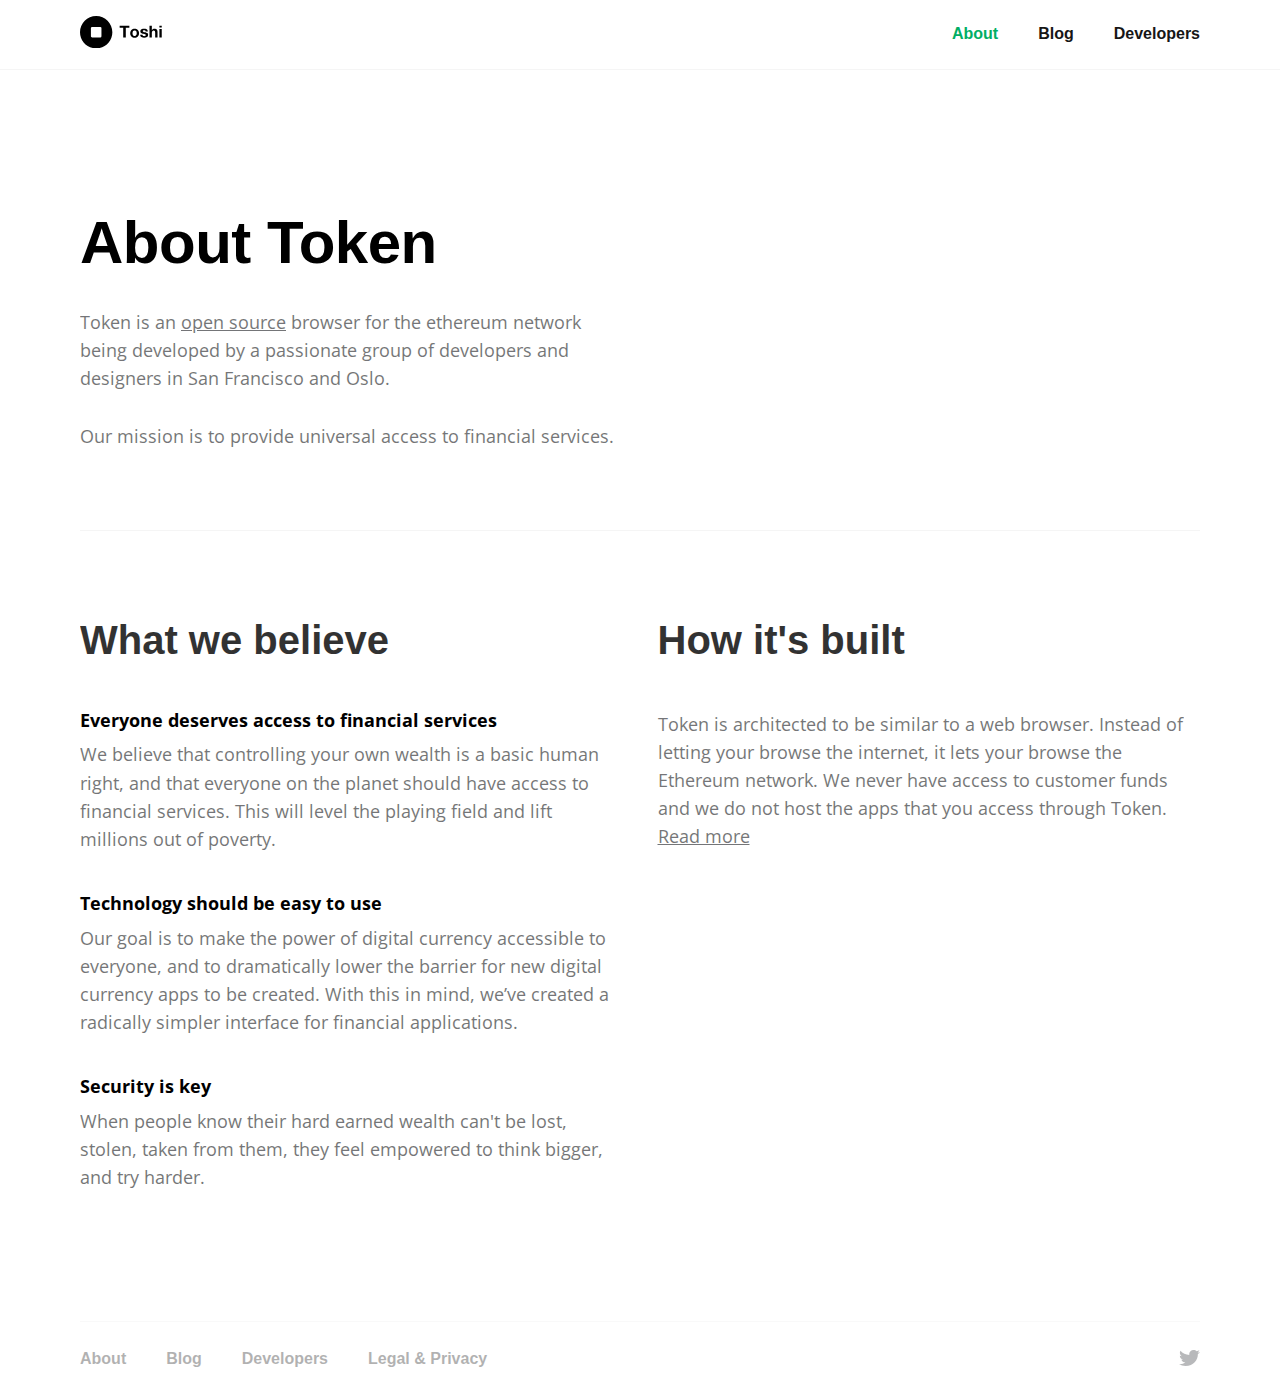
<file: nb/about/index.html>
<!DOCTYPE html><html lang="en"><head><meta charset="utf-8"><meta http-equiv="x-ua-compatible" content="ie=edge"><meta name="viewport" content="width=device-width,initial-scale=1"><title>Toshi</title><link href="https://fonts.googleapis.com/css?family=Open+Sans:400,700" rel="stylesheet"><link rel="stylesheet" href="/style.f5995984b5.css"><link rel="shortcut icon" href="/images/favicon.061e3f8cc3.ico"><link rel="apple-touch-icon" sizes="72x72" href="/images/favicon-72.ce15367575.png"><link rel="apple-touch-icon" sizes="120x120" href="/images/favicon-120.1d5e779df3.png"><link rel="apple-touch-icon" sizes="152x152" href="/images/favicon-152.62555d5bc3.png"></head><body><header class="site-header site-header--page"><div class="site-header__inner wrap"><a href="/nb" class="token-logo"><svg class="logo" width="89" height="32" viewBox="0 0 89 32" xmlns="http://www.w3.org/2000/svg"><title>Group 2</title><g fill="#000" fill-rule="evenodd"><path d="M42.716 11.74v9.541h2.574V11.74h3.508V9.576h-9.59v2.164h3.508zm9.246 5.312c0 .338.033.669.099.991.065.323.177.612.336.87.158.256.369.461.631.614.262.153.59.23.984.23.393 0 .724-.077.991-.23a1.77 1.77 0 0 0 .64-.615c.158-.257.27-.546.336-.869a5.087 5.087 0 0 0 0-1.992 2.551 2.551 0 0 0-.336-.868 1.864 1.864 0 0 0-.64-.615c-.267-.159-.598-.238-.991-.238-.394 0-.722.08-.984.238a1.888 1.888 0 0 0-.631.615c-.159.251-.27.54-.336.869a5.087 5.087 0 0 0-.099 1zm-2.328 0c0-.678.104-1.293.312-1.845a3.969 3.969 0 0 1 .885-1.41 3.967 3.967 0 0 1 1.377-.901c.536-.213 1.137-.32 1.804-.32.666 0 1.27.107 1.811.32a3.95 3.95 0 0 1 1.385.901c.383.388.678.858.886 1.41.207.552.311 1.167.311 1.845 0 .677-.104 1.29-.311 1.836a3.983 3.983 0 0 1-.886 1.401 3.858 3.858 0 0 1-1.385.894 5.02 5.02 0 0 1-1.811.311c-.667 0-1.268-.103-1.804-.311a3.873 3.873 0 0 1-1.377-.894 3.983 3.983 0 0 1-.885-1.401c-.208-.547-.312-1.159-.312-1.836zm12.083 1.475h-2.213c.021.568.15 1.041.385 1.418.235.377.535.68.902.91.366.23.784.393 1.254.492a7.213 7.213 0 0 0 2.86.008 3.595 3.595 0 0 0 1.238-.484c.36-.23.653-.532.877-.91.224-.377.336-.844.336-1.401 0-.394-.076-.724-.23-.992a2.1 2.1 0 0 0-.606-.672 3.263 3.263 0 0 0-.86-.435 9.834 9.834 0 0 0-.992-.278c-.328-.077-.65-.148-.968-.213a7.48 7.48 0 0 1-.844-.222 1.77 1.77 0 0 1-.598-.32.638.638 0 0 1-.23-.508c0-.174.044-.314.131-.418a.86.86 0 0 1 .32-.237c.126-.055.265-.09.418-.107.153-.016.295-.025.426-.025.416 0 .776.08 1.082.238.306.159.476.462.509.91h2.213c-.044-.525-.178-.959-.402-1.303a2.653 2.653 0 0 0-.844-.828 3.534 3.534 0 0 0-1.156-.443 6.715 6.715 0 0 0-1.336-.13 7.28 7.28 0 0 0-1.344.122c-.438.082-.831.224-1.18.426-.35.202-.632.478-.845.828-.213.35-.32.798-.32 1.344 0 .372.077.686.23.943.153.257.355.47.606.64.252.169.539.305.861.41.322.103.653.193.992.27.83.175 1.478.35 1.943.524.464.175.696.438.696.787 0 .208-.049.38-.147.517a1.118 1.118 0 0 1-.37.328 1.757 1.757 0 0 1-.49.18 2.49 2.49 0 0 1-.517.057c-.23 0-.451-.027-.664-.082a1.722 1.722 0 0 1-.566-.254 1.277 1.277 0 0 1-.557-1.09zm7-8.951v11.705h2.328v-4.443c0-.863.142-1.483.426-1.86.284-.377.743-.566 1.377-.566.558 0 .946.172 1.164.517.219.344.328.866.328 1.565v4.787h2.328v-5.213c0-.525-.046-1.003-.14-1.434a2.728 2.728 0 0 0-.483-1.099c-.23-.3-.544-.535-.943-.705-.399-.17-.91-.254-1.532-.254-.438 0-.886.112-1.345.336-.459.224-.836.582-1.131 1.074h-.05v-4.41h-2.327zm12.115 1.918V9.576h-2.328v1.918h2.328zm-2.328 1.312v8.475h2.328v-8.475h-2.328zM16 32C7.163 32 0 24.837 0 16S7.163 0 16 0s16 7.163 16 16-7.163 16-16 16zm-4.02-21.21a1.19 1.19 0 0 0-1.19 1.19v8.04c0 .657.533 1.19 1.19 1.19h8.04a1.19 1.19 0 0 0 1.19-1.19v-8.04a1.19 1.19 0 0 0-1.19-1.19h-8.04z"/></g></svg></a><nav class="header-nav"><ul class="header-nav__list"><li class="header-nav__list-item is-active"><a href="/nbabout">About</a></li><li class="header-nav__list-item"><a href="https://blog.toshi.org/">Blog</a></li><li class="header-nav__list-item"><a href="https://developers.toshi.org/">Developers</a></li></ul></nav></div></header><div class="wrap page"><div class="page-hero"><h1 class="page-hero__title alpha">About Token</h1><p class="text">Token is an <a href="#">open source</a> browser for the ethereum network being developed by a passionate group of developers and designers in San Francisco and Oslo.</p><p class="text">Our mission is to provide universal access to financial services.</p></div><div class="grid about"><div class="grid__item"><h2 class="beta">What we believe</h2><h3 class="zeta">Everyone deserves access to financial services</h3><p class="text">We believe that controlling your own wealth is a basic human right, and that everyone on the planet should have access to financial services. This will level the playing field and lift millions out of poverty.</p><h3 class="zeta">Technology should be easy to use</h3><p class="text">Our goal is to make the power of digital currency accessible to everyone, and to dramatically lower the barrier for new digital currency apps to be created. With this in mind, we’ve created a radically simpler interface for financial applications.</p><h3 class="zeta">Security is key</h3><p class="text">When people know their hard earned wealth can't be lost, stolen, taken from them, they feel empowered to think bigger, and try harder.</p></div><div class="grid__item"><h2 class="beta">How it's built</h2><p class="text">Token is architected to be similar to a web browser. Instead of letting your browse the internet, it lets your browse the Ethereum network. We never have access to customer funds and we do not host the apps that you access through Token. <a href="#">Read more</a></p></div></div></div><footer class="site-footer"><div class="wrap"><div class="site-footer__nav"><div class="site-footer__nav-item"><nav class="nav"><ul class="nav__list"><li class="site-footer__item"><a href="/nb">About</a></li><li class="site-footer__item"><a href="https://blog.toshi.org/">Blog</a></li><li class="site-footer__item"><a href="https://developers.toshi.org/">Developers</a></li><li class="site-footer__item"><a href="https://toshi.org/privacy-policy">Legal & Privacy</a></li></ul></nav></div></div><div class="social-icons"><a class="social-icon" href="https://twitter.com/toshi" title="Twitter"><svg xmlns="http://www.w3.org/2000/svg" width="21" height="16" viewBox="0 0 21 16"><path fill="#181A20" d="M18.847 3.982c.008.173.014.347.014.524C18.861 9.844 14.528 16 6.603 16A12.76 12.76 0 0 1 0 14.183c.339.039.68.057 1.03.057a9.006 9.006 0 0 0 5.349-1.73c-1.885-.03-3.475-1.2-4.024-2.804.263.047.534.072.81.072.391 0 .773-.048 1.133-.142C2.328 9.268.844 7.633.844 5.676v-.05a4.552 4.552 0 0 0 1.953.506C1.642 5.407.882 4.172.882 2.77c0-.742.212-1.434.584-2.03C3.589 3.183 6.76 4.79 10.343 4.96a3.687 3.687 0 0 1-.113-.921C10.23 1.807 12.16 0 14.538 0c1.24 0 2.358.49 3.147 1.274a8.988 8.988 0 0 0 2.733-.977c-.322.94-1.005 1.734-1.892 2.235A9.163 9.163 0 0 0 21 1.896a8.692 8.692 0 0 1-2.153 2.086z"/></svg></a></div></div></footer></body></html>
</file>
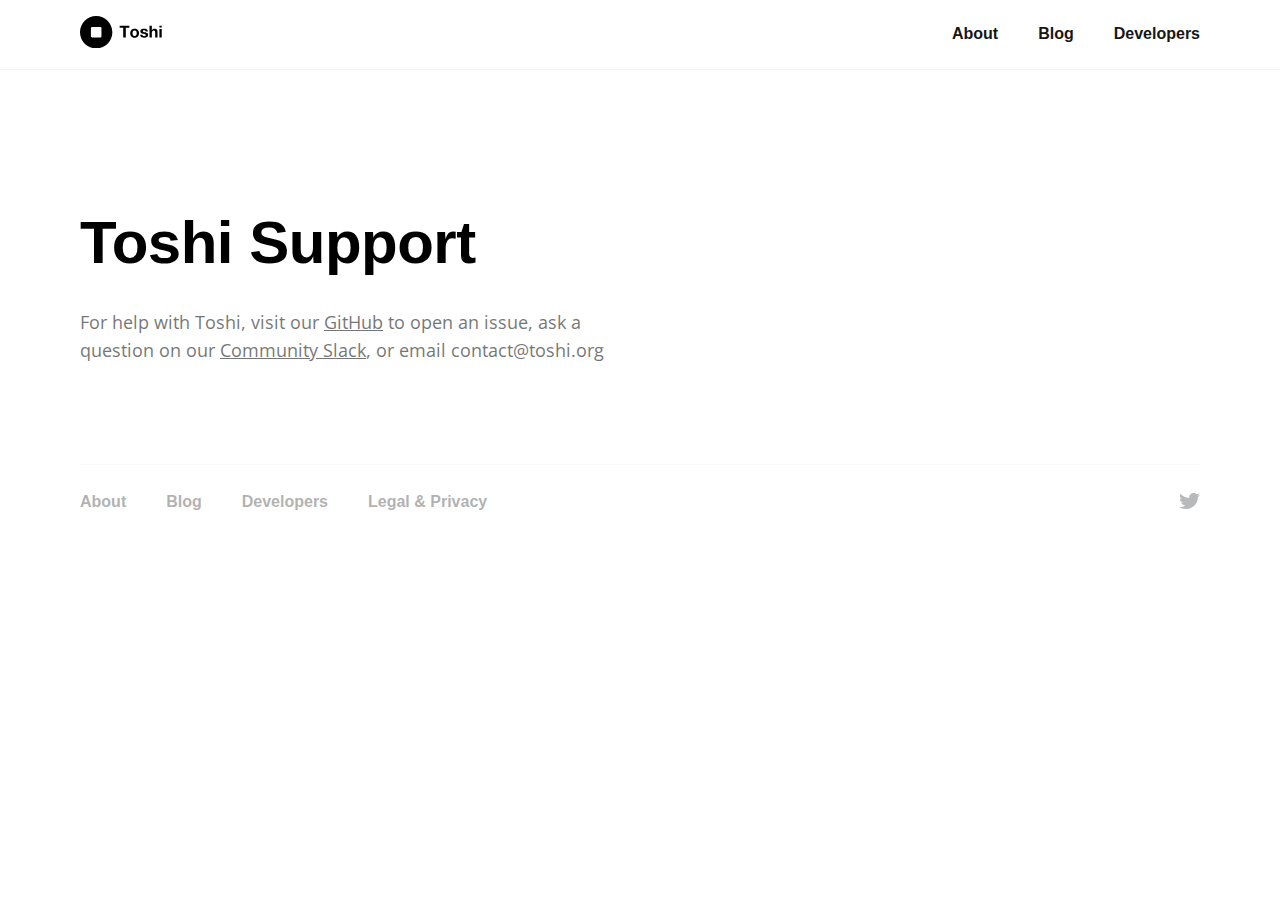
<file: nb/support/index.html>
<!DOCTYPE html><html lang="en"><head><meta charset="utf-8"><meta http-equiv="x-ua-compatible" content="ie=edge"><meta name="viewport" content="width=device-width,initial-scale=1"><title>Toshi</title><link href="https://fonts.googleapis.com/css?family=Open+Sans:400,700" rel="stylesheet"><link rel="stylesheet" href="/style.f5995984b5.css"><link rel="shortcut icon" href="/images/favicon.061e3f8cc3.ico"><link rel="apple-touch-icon" sizes="72x72" href="/images/favicon-72.ce15367575.png"><link rel="apple-touch-icon" sizes="120x120" href="/images/favicon-120.1d5e779df3.png"><link rel="apple-touch-icon" sizes="152x152" href="/images/favicon-152.62555d5bc3.png"></head><body><header class="site-header site-header--page"><div class="site-header__inner wrap"><a href="/nb" class="token-logo"><svg class="logo" width="89" height="32" viewBox="0 0 89 32" xmlns="http://www.w3.org/2000/svg"><title>Group 2</title><g fill="#000" fill-rule="evenodd"><path d="M42.716 11.74v9.541h2.574V11.74h3.508V9.576h-9.59v2.164h3.508zm9.246 5.312c0 .338.033.669.099.991.065.323.177.612.336.87.158.256.369.461.631.614.262.153.59.23.984.23.393 0 .724-.077.991-.23a1.77 1.77 0 0 0 .64-.615c.158-.257.27-.546.336-.869a5.087 5.087 0 0 0 0-1.992 2.551 2.551 0 0 0-.336-.868 1.864 1.864 0 0 0-.64-.615c-.267-.159-.598-.238-.991-.238-.394 0-.722.08-.984.238a1.888 1.888 0 0 0-.631.615c-.159.251-.27.54-.336.869a5.087 5.087 0 0 0-.099 1zm-2.328 0c0-.678.104-1.293.312-1.845a3.969 3.969 0 0 1 .885-1.41 3.967 3.967 0 0 1 1.377-.901c.536-.213 1.137-.32 1.804-.32.666 0 1.27.107 1.811.32a3.95 3.95 0 0 1 1.385.901c.383.388.678.858.886 1.41.207.552.311 1.167.311 1.845 0 .677-.104 1.29-.311 1.836a3.983 3.983 0 0 1-.886 1.401 3.858 3.858 0 0 1-1.385.894 5.02 5.02 0 0 1-1.811.311c-.667 0-1.268-.103-1.804-.311a3.873 3.873 0 0 1-1.377-.894 3.983 3.983 0 0 1-.885-1.401c-.208-.547-.312-1.159-.312-1.836zm12.083 1.475h-2.213c.021.568.15 1.041.385 1.418.235.377.535.68.902.91.366.23.784.393 1.254.492a7.213 7.213 0 0 0 2.86.008 3.595 3.595 0 0 0 1.238-.484c.36-.23.653-.532.877-.91.224-.377.336-.844.336-1.401 0-.394-.076-.724-.23-.992a2.1 2.1 0 0 0-.606-.672 3.263 3.263 0 0 0-.86-.435 9.834 9.834 0 0 0-.992-.278c-.328-.077-.65-.148-.968-.213a7.48 7.48 0 0 1-.844-.222 1.77 1.77 0 0 1-.598-.32.638.638 0 0 1-.23-.508c0-.174.044-.314.131-.418a.86.86 0 0 1 .32-.237c.126-.055.265-.09.418-.107.153-.016.295-.025.426-.025.416 0 .776.08 1.082.238.306.159.476.462.509.91h2.213c-.044-.525-.178-.959-.402-1.303a2.653 2.653 0 0 0-.844-.828 3.534 3.534 0 0 0-1.156-.443 6.715 6.715 0 0 0-1.336-.13 7.28 7.28 0 0 0-1.344.122c-.438.082-.831.224-1.18.426-.35.202-.632.478-.845.828-.213.35-.32.798-.32 1.344 0 .372.077.686.23.943.153.257.355.47.606.64.252.169.539.305.861.41.322.103.653.193.992.27.83.175 1.478.35 1.943.524.464.175.696.438.696.787 0 .208-.049.38-.147.517a1.118 1.118 0 0 1-.37.328 1.757 1.757 0 0 1-.49.18 2.49 2.49 0 0 1-.517.057c-.23 0-.451-.027-.664-.082a1.722 1.722 0 0 1-.566-.254 1.277 1.277 0 0 1-.557-1.09zm7-8.951v11.705h2.328v-4.443c0-.863.142-1.483.426-1.86.284-.377.743-.566 1.377-.566.558 0 .946.172 1.164.517.219.344.328.866.328 1.565v4.787h2.328v-5.213c0-.525-.046-1.003-.14-1.434a2.728 2.728 0 0 0-.483-1.099c-.23-.3-.544-.535-.943-.705-.399-.17-.91-.254-1.532-.254-.438 0-.886.112-1.345.336-.459.224-.836.582-1.131 1.074h-.05v-4.41h-2.327zm12.115 1.918V9.576h-2.328v1.918h2.328zm-2.328 1.312v8.475h2.328v-8.475h-2.328zM16 32C7.163 32 0 24.837 0 16S7.163 0 16 0s16 7.163 16 16-7.163 16-16 16zm-4.02-21.21a1.19 1.19 0 0 0-1.19 1.19v8.04c0 .657.533 1.19 1.19 1.19h8.04a1.19 1.19 0 0 0 1.19-1.19v-8.04a1.19 1.19 0 0 0-1.19-1.19h-8.04z"/></g></svg></a><nav class="header-nav"><ul class="header-nav__list"><li class="header-nav__list-item"><a href="/nbabout">About</a></li><li class="header-nav__list-item"><a href="https://blog.toshi.org/">Blog</a></li><li class="header-nav__list-item"><a href="https://developers.toshi.org/">Developers</a></li></ul></nav></div></header><div class="wrap page"><div class="page-hero"><h1 class="page-hero__title alpha">Toshi Support</h1><p class="text">For help with Toshi, visit our <a href="https://github.com/toshiapp">GitHub</a> to open an issue, ask a question on our <a href="https://slack.toshi.org/">Community Slack</a>, or email contact@toshi.org</p></div></div><footer class="site-footer"><div class="wrap"><div class="site-footer__nav"><div class="site-footer__nav-item"><nav class="nav"><ul class="nav__list"><li class="site-footer__item"><a href="/nb">About</a></li><li class="site-footer__item"><a href="https://blog.toshi.org/">Blog</a></li><li class="site-footer__item"><a href="https://developers.toshi.org/">Developers</a></li><li class="site-footer__item"><a href="https://toshi.org/privacy-policy">Legal & Privacy</a></li></ul></nav></div></div><div class="social-icons"><a class="social-icon" href="https://twitter.com/toshi" title="Twitter"><svg xmlns="http://www.w3.org/2000/svg" width="21" height="16" viewBox="0 0 21 16"><path fill="#181A20" d="M18.847 3.982c.008.173.014.347.014.524C18.861 9.844 14.528 16 6.603 16A12.76 12.76 0 0 1 0 14.183c.339.039.68.057 1.03.057a9.006 9.006 0 0 0 5.349-1.73c-1.885-.03-3.475-1.2-4.024-2.804.263.047.534.072.81.072.391 0 .773-.048 1.133-.142C2.328 9.268.844 7.633.844 5.676v-.05a4.552 4.552 0 0 0 1.953.506C1.642 5.407.882 4.172.882 2.77c0-.742.212-1.434.584-2.03C3.589 3.183 6.76 4.79 10.343 4.96a3.687 3.687 0 0 1-.113-.921C10.23 1.807 12.16 0 14.538 0c1.24 0 2.358.49 3.147 1.274a8.988 8.988 0 0 0 2.733-.977c-.322.94-1.005 1.734-1.892 2.235A9.163 9.163 0 0 0 21 1.896a8.692 8.692 0 0 1-2.153 2.086z"/></svg></a></div></div></footer></body></html>
</file>
<file: style.f5995984b5.css>
/*! normalize.css v5.0.0 | MIT License | github.com/necolas/normalize.css */html{font-family:sans-serif;line-height:1.15;-ms-text-size-adjust:100%;-webkit-text-size-adjust:100%}body{margin:0}article,aside,footer,header,nav,section{display:block}h1{font-size:2em;margin:.67em 0}figcaption,figure,main{display:block}figure{margin:1em 40px}hr{box-sizing:content-box;height:0;overflow:visible}pre{font-family:monospace,monospace;font-size:1em}a{background-color:transparent;-webkit-text-decoration-skip:objects}a:active,a:hover{outline-width:0}abbr[title]{border-bottom:none;text-decoration:underline;text-decoration:underline dotted}b,strong{font-weight:inherit;font-weight:bolder}code,kbd,samp{font-family:monospace,monospace;font-size:1em}dfn{font-style:italic}mark{background-color:#ff0;color:#000}small{font-size:80%}sub,sup{font-size:75%;line-height:0;position:relative;vertical-align:baseline}sub{bottom:-.25em}sup{top:-.5em}audio,video{display:inline-block}audio:not([controls]){display:none;height:0}img{border-style:none}svg:not(:root){overflow:hidden}button,input,optgroup,select,textarea{font-family:sans-serif;font-size:100%;line-height:1.15;margin:0}button,input{overflow:visible}button,select{text-transform:none}[type=reset],[type=submit],button,html [type=button]{-webkit-appearance:button}[type=button]::-moz-focus-inner,[type=reset]::-moz-focus-inner,[type=submit]::-moz-focus-inner,button::-moz-focus-inner{border-style:none;padding:0}[type=button]:-moz-focusring,[type=reset]:-moz-focusring,[type=submit]:-moz-focusring,button:-moz-focusring{outline:1px dotted ButtonText}fieldset{border:1px solid silver;margin:0 2px;padding:.35em .625em .75em}legend{box-sizing:border-box;color:inherit;display:table;max-width:100%;padding:0;white-space:normal}progress{display:inline-block;vertical-align:baseline}textarea{overflow:auto}[type=checkbox],[type=radio]{box-sizing:border-box;padding:0}[type=number]::-webkit-inner-spin-button,[type=number]::-webkit-outer-spin-button{height:auto}[type=search]{-webkit-appearance:textfield;outline-offset:-2px}[type=search]::-webkit-search-cancel-button,[type=search]::-webkit-search-decoration{-webkit-appearance:none}::-webkit-file-upload-button{-webkit-appearance:button;font:inherit}details,menu{display:block}summary{display:list-item}canvas{display:inline-block}[hidden],template{display:none}html{box-sizing:border-box}*,:after,:before{box-sizing:inherit}body{font-family:Open Sans,sans-serif;font-weight:400;background-color:#fff}.wrap{max-width:70rem;width:90%;margin-left:auto;margin-right:auto}img{max-width:100%}.note{font-size:70%;font-color:#808080}a{text-decoration:none;color:inherit}h1,h2,h3,h4{margin:0;font-family:Helvetica Neue,Helvetica,Arial,sans-serif}.text{font-size:1.125rem;line-height:1.5625;opacity:.6;color:#181a20}.text a{text-decoration:underline}.text a:hover{color:#00ae64}.page .text{margin-top:0;margin-bottom:1.875rem}.alpha{font-size:3.75rem;font-weight:700;line-height:1.1;letter-spacing:-.5px}@media (max-width:46.875em){.alpha{font-size:2rem;letter-spacing:0}}.beta{font-size:2.5rem;font-weight:700;line-height:1.461538462;opacity:.8;margin-bottom:2.5rem}@media (max-width:46.875em){.beta{opacity:1;font-size:1.5rem;margin-bottom:2.5rem}}.gamma{font-weight:700;font-size:1.5rem;color:#181a20;letter-spacing:.33px}@media (max-width:46.875em){.gamma{font-size:1.5rem;margin-bottom:.6875rem}}.delta{font-size:1rem;font-weight:700;margin-bottom:.625rem}@media (max-width:46.875em){.delta{font-size:1.125rem;font-weight:400}}.zeta{font-family:Open Sans,sans-serif;font-size:1.125rem;font-weight:700;margin-bottom:.625rem;margin-top:2.5rem}.visuallyhidden{clip:rect(1px,1px,1px,1px);height:1px;overflow:hidden;position:absolute;white-space:nowrap;width:1px}@media (max-width:46.875em){.grid__item:last-child{margin-top:3.125rem;padding-top:3.125rem;border-top:1px solid rgba(58,58,58,.03)}}.banner{background-color:#00c365;color:#fff;padding:1.125rem 0}.banner__inner,.banner__item{display:-ms-flexbox;display:flex;-ms-flex-pack:justify;justify-content:space-between;-ms-flex-align:center;align-items:center}@media (max-width:46.875em){.banner__inner{display:block}}.banner__icon{width:3rem;height:3rem;margin-right:1rem}@media (max-width:46.875em){.banner__icon{display:none}}.banner__title{font-size:1.125rem;font-weight:700;margin:0}.banner__title span{font-weight:400;font-size:.875rem;margin-top:.625rem;display:block}.banner__button{text-align:center;font-size:.875rem;background-color:#fff;color:#00c365;border-radius:4px;width:7.5rem;padding-top:.625rem;padding-bottom:.6875rem}@media (max-width:46.875em){.banner__button{display:block;margin-top:1rem;width:100%}}.button{font-size:100%;font-family:inherit;font-weight:700;white-space:nowrap;vertical-align:middle;border:none;display:inline-block;cursor:pointer;padding:1rem 1.25rem;border-radius:6px;transition:background-color .2s,color .2s}@media (max-width:46.875em){.button{font-size:.8125rem;padding:.6875rem 1.375rem}}.button--primary{background-color:#fff;color:#004125}.button--primary:hover{background-color:#00854c;color:#fff}.button--default{background-color:#00ae64;color:#fff}.button--default:hover{background-color:#ff9a56;color:#fff}@media (max-width:46.875em){.button--default{background-color:#fff;color:#00ae64}}.feature{width:30.833333333%}@media (max-width:46.875em){.feature{width:100%;margin-bottom:2.375rem}}.feature__icon{width:32px;height:32px}.feature__title{margin-top:1.25rem}@media (max-width:46.875em){.feature__title{margin-top:.9375rem}}.grid{display:-ms-flexbox;display:flex;-ms-flex-pack:justify;justify-content:space-between}@media (max-width:46.875em){.grid{-ms-flex-direction:column;flex-direction:column}}.grid__item{width:48.4375%}@media (max-width:46.875em){.grid__item{width:100%}}.about{margin-top:5rem;padding-top:5rem;border-top:1px solid rgba(58,58,58,.05)}.hero{background-color:rgba(58,58,58,.03);color:#181a20;padding-top:7.5rem;margin-bottom:6.25rem;box-shadow:inset 0 -4px 16px 0 rgba(0,0,0,.04)}@media (max-width:46.875em){.hero{margin-bottom:3.125rem}}.hero__inner{-ms-flex-align:center;align-items:center}@media (max-width:46.875em){.hero__inner{text-align:center}}.hero__body{width:50%;margin-top:-10rem}@media (max-width:46.875em){.hero__body{width:100%;margin-bottom:3.75rem;margin-top:-3.75rem}}.hero__text{font-size:1.25rem;line-height:1.5;letter-spacing:-.2px;margin-top:1.25rem;margin-bottom:3.125rem;width:75%}.hero__text img{margin:0 .625rem 0 0}.hero__text a{display:inline-block}.hero__text a:hover img{opacity:.8}.hero__text p{margin:0;opacity:.8;margin-bottom:2.5rem}@media (max-width:46.875em){.hero__text{font-size:1.125rem;line-height:1.6;margin-bottom:1.75rem;margin-left:auto;margin-right:auto;width:90%}}.page-hero{margin-bottom:5rem;width:48.4375%}@media (max-width:46.875em){.page-hero{width:100%;margin-bottom:2rem}}.page-hero__title{margin-bottom:2rem}@media (max-width:46.875em){.page-hero__title{margin-bottom:1rem}}.site-footer{margin-top:6.25rem}.site-footer>.wrap{position:relative;padding-top:1.375rem;padding-bottom:1.375rem;border-top:1px solid rgba(58,58,58,.03)}.site-footer small{display:block}@media (max-width:46.875em){.site-footer{margin-top:5rem}}.site-footer__nav{display:-ms-flexbox;display:flex}@media (max-width:46.875em){.site-footer__nav{-ms-flex-direction:column;flex-direction:column}}.site-footer__nav-item+.site-footer__nav-item{margin-left:6.25rem}@media (max-width:46.875em){.site-footer__nav-item+.site-footer__nav-item{margin-left:0;margin-top:1.75rem}}.site-footer__item{font-size:.875rem;display:inline-block;line-height:1.857142857;opacity:.3;transition:opacity .2s;font-family:Helvetica Neue,Helvetica,Arial,sans-serif;font-weight:700;font-size:1rem;margin-left:2.5rem}.site-footer__item:hover{opacity:1}.site-footer__item:first-child{margin-left:0}small.site-footer__item:hover{opacity:.6}.nav__list{padding:0;margin:0;list-style:none}.social-icons{font-size:0;position:absolute;top:0;right:0}.social-icon{font-size:1rem;opacity:.3;max-height:18px;width:auto;display:inline-block;margin-right:1.25rem;margin-top:1.75rem;transition:opacity .2;color:#181a20}.social-icon:hover{opacity:1}.social-icon:last-of-type{margin-right:0}.site-header{padding-top:1rem;background-color:#fff;color:#181a20;padding-bottom:1rem;margin-bottom:0;border-bottom:1px solid rgba(58,58,58,.05);font-family:Helvetica Neue,Helvetica,Arial,sans-serif;font-weight:700}.site-header--page{margin-bottom:8.75rem;color:#161616}@media (max-width:46.875em){.site-header--page{margin-bottom:5rem}}.site-header__inner{display:-ms-flexbox;display:flex;-ms-flex-pack:justify;justify-content:space-between;-ms-flex-align:center;align-items:center}.site-header__inner a.token-logo:hover{opacity:.8}.logo{fill:currentColor;width:90px;height:auto}@media (max-width:46.875em){.logo-text{display:none}}.header-nav__list{font-size:1rem;list-style:none;padding:0;margin:0;display:-ms-flexbox;display:flex}.header-nav__list-item{margin-left:2.5rem}.header-nav__list-item:first-child{margin-left:0}.header-nav__list-item:hover,.is-active{color:#00ae64}
</file>
